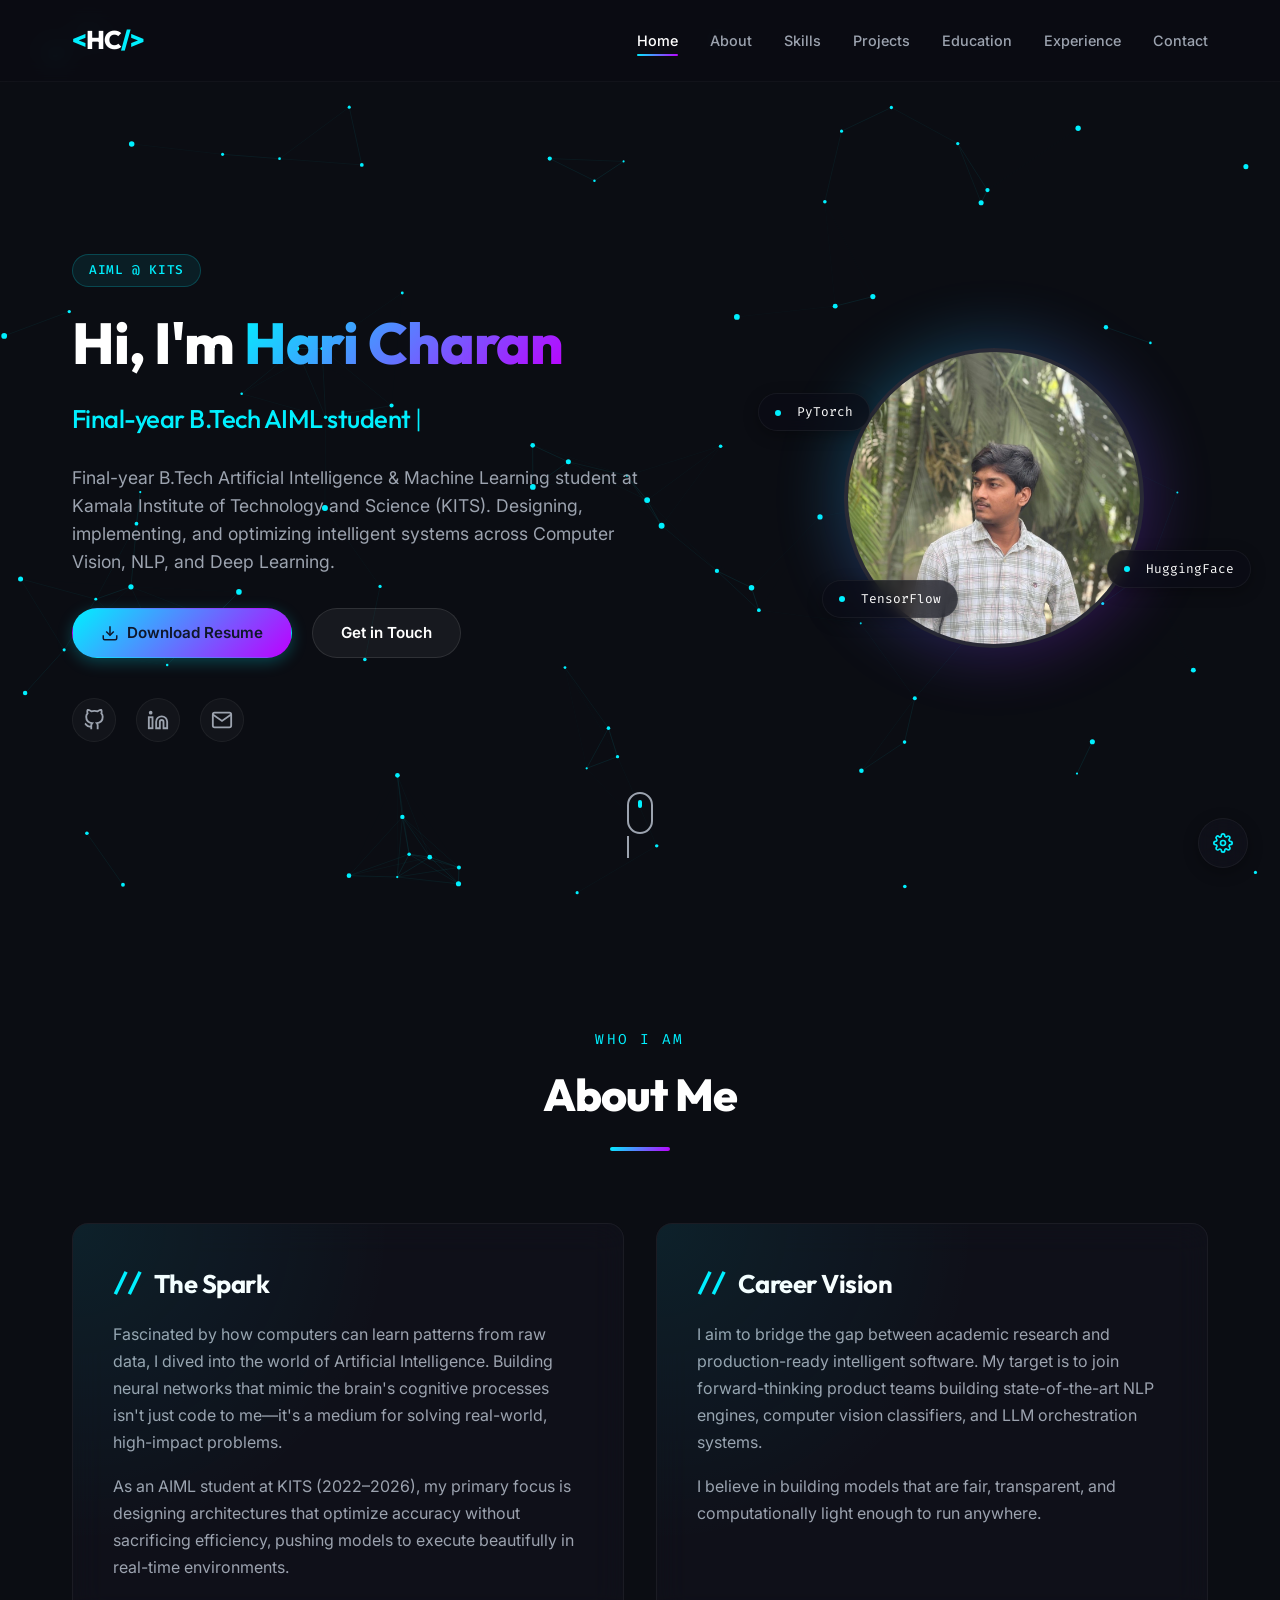
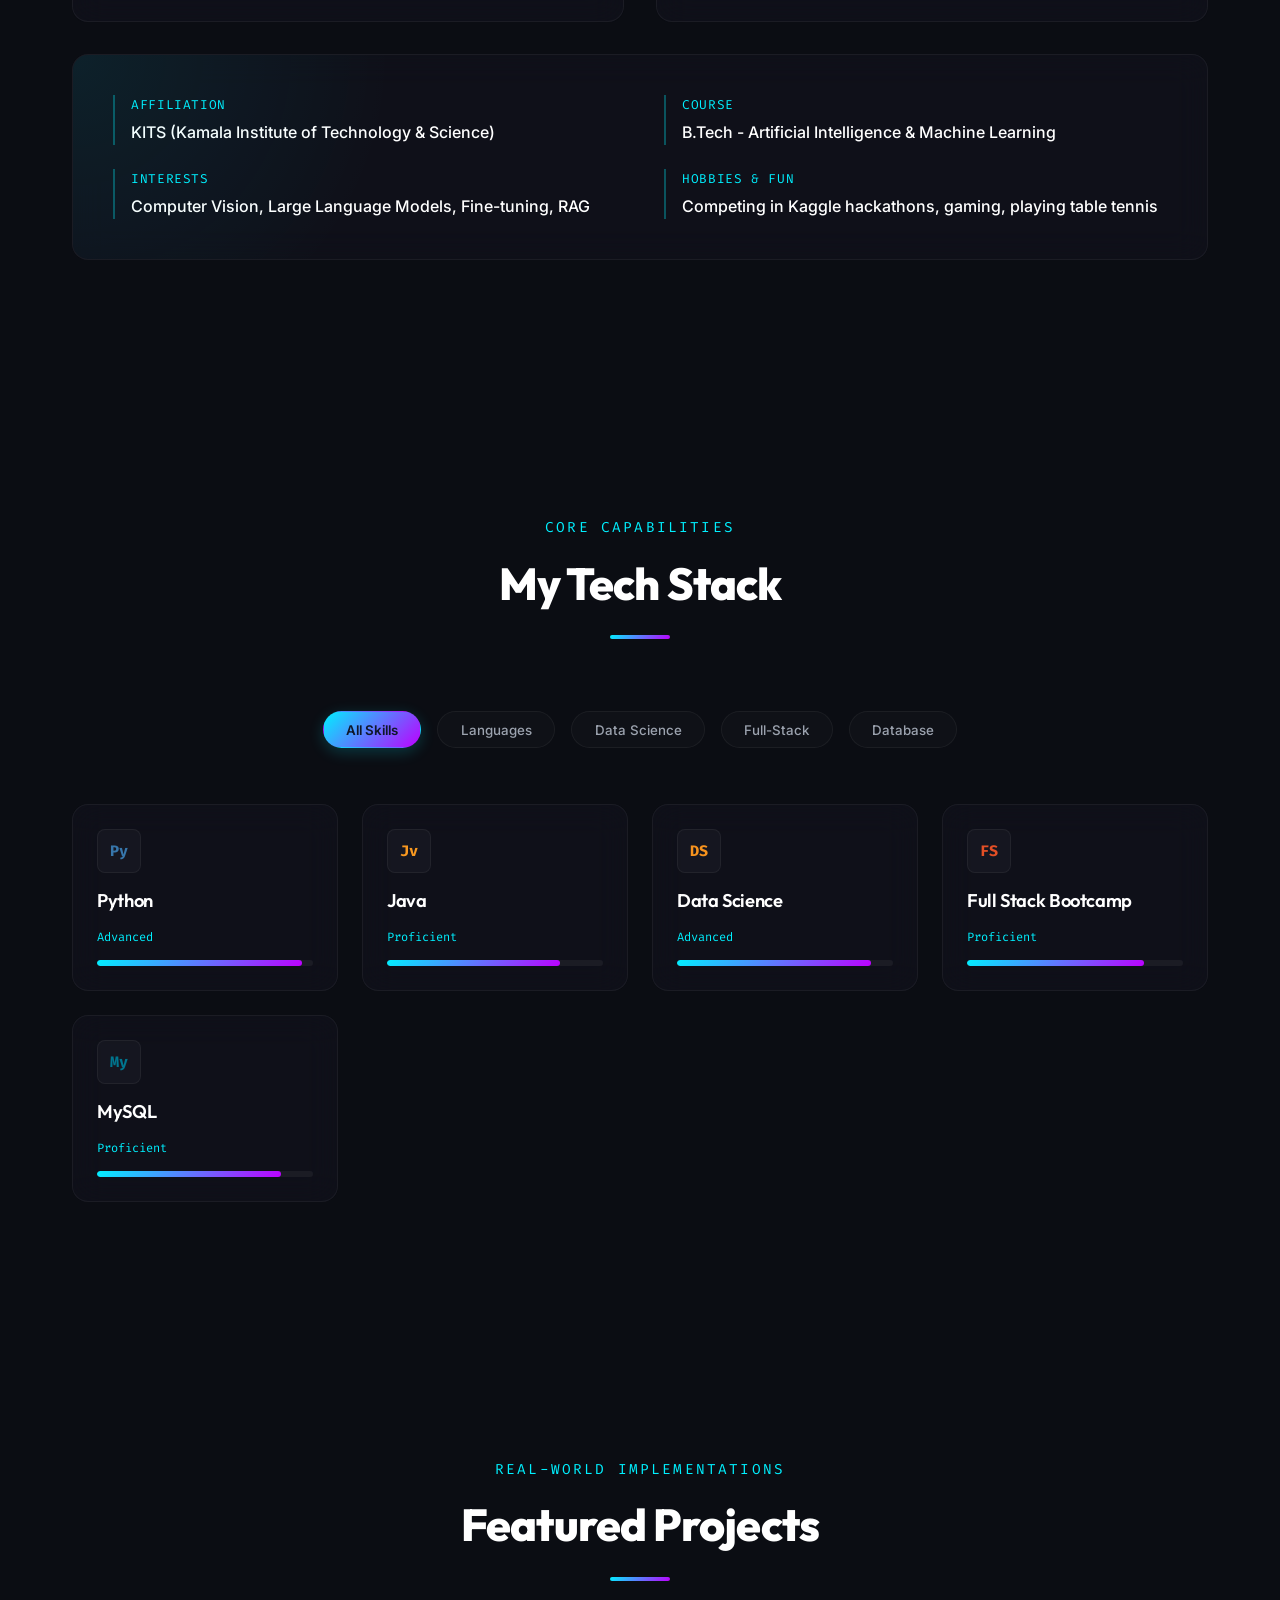
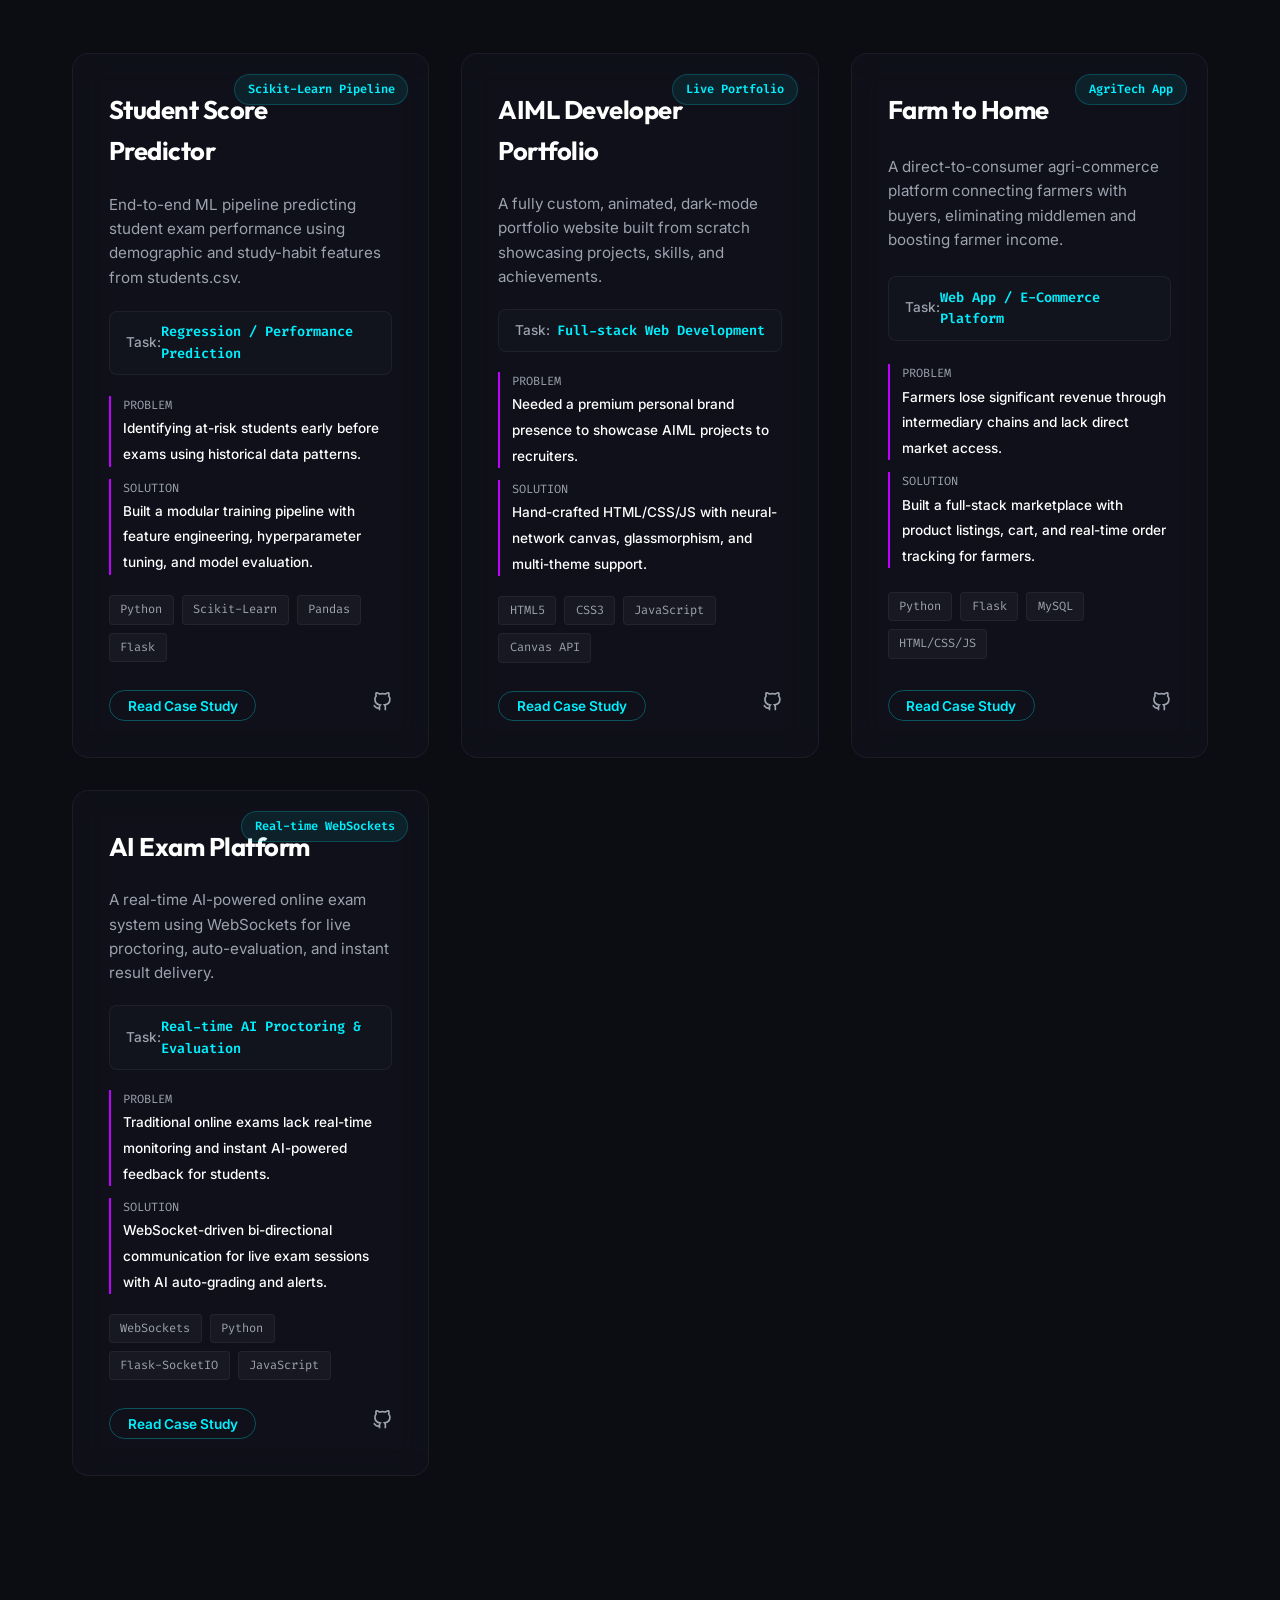
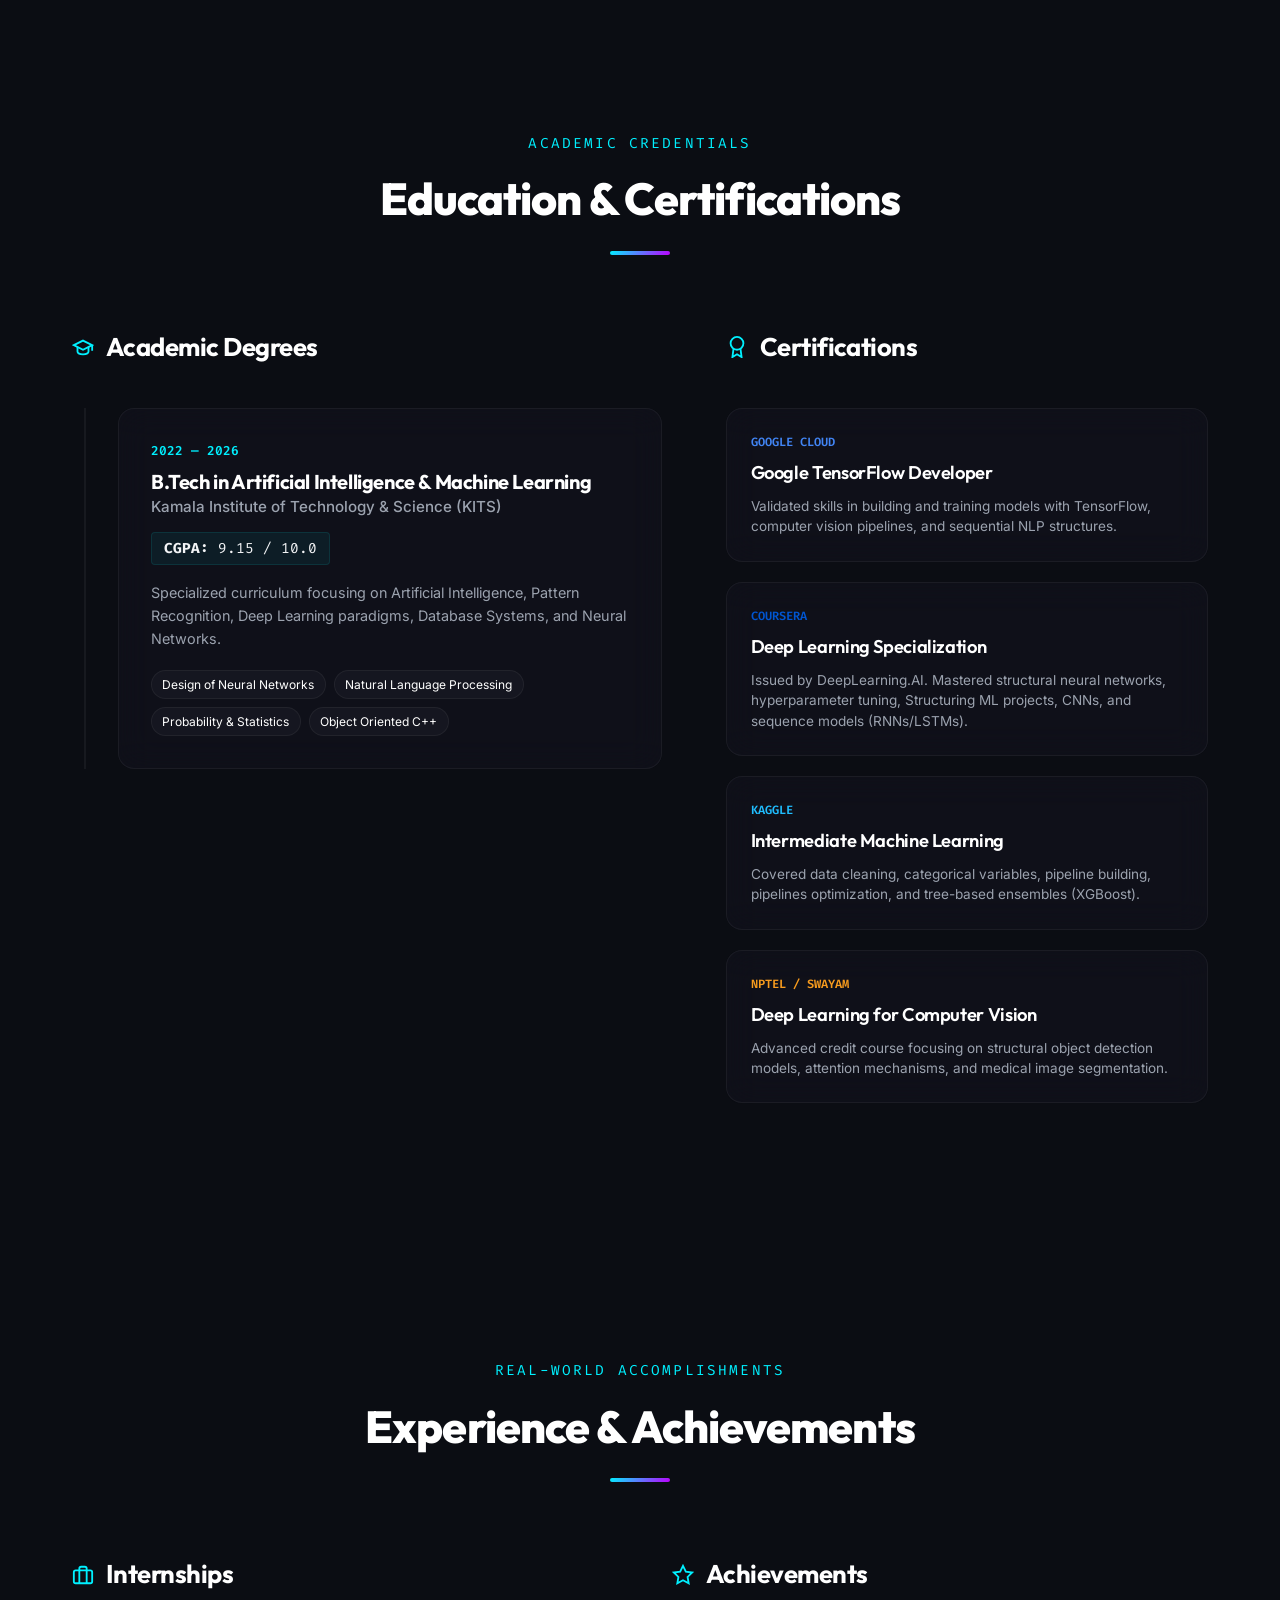
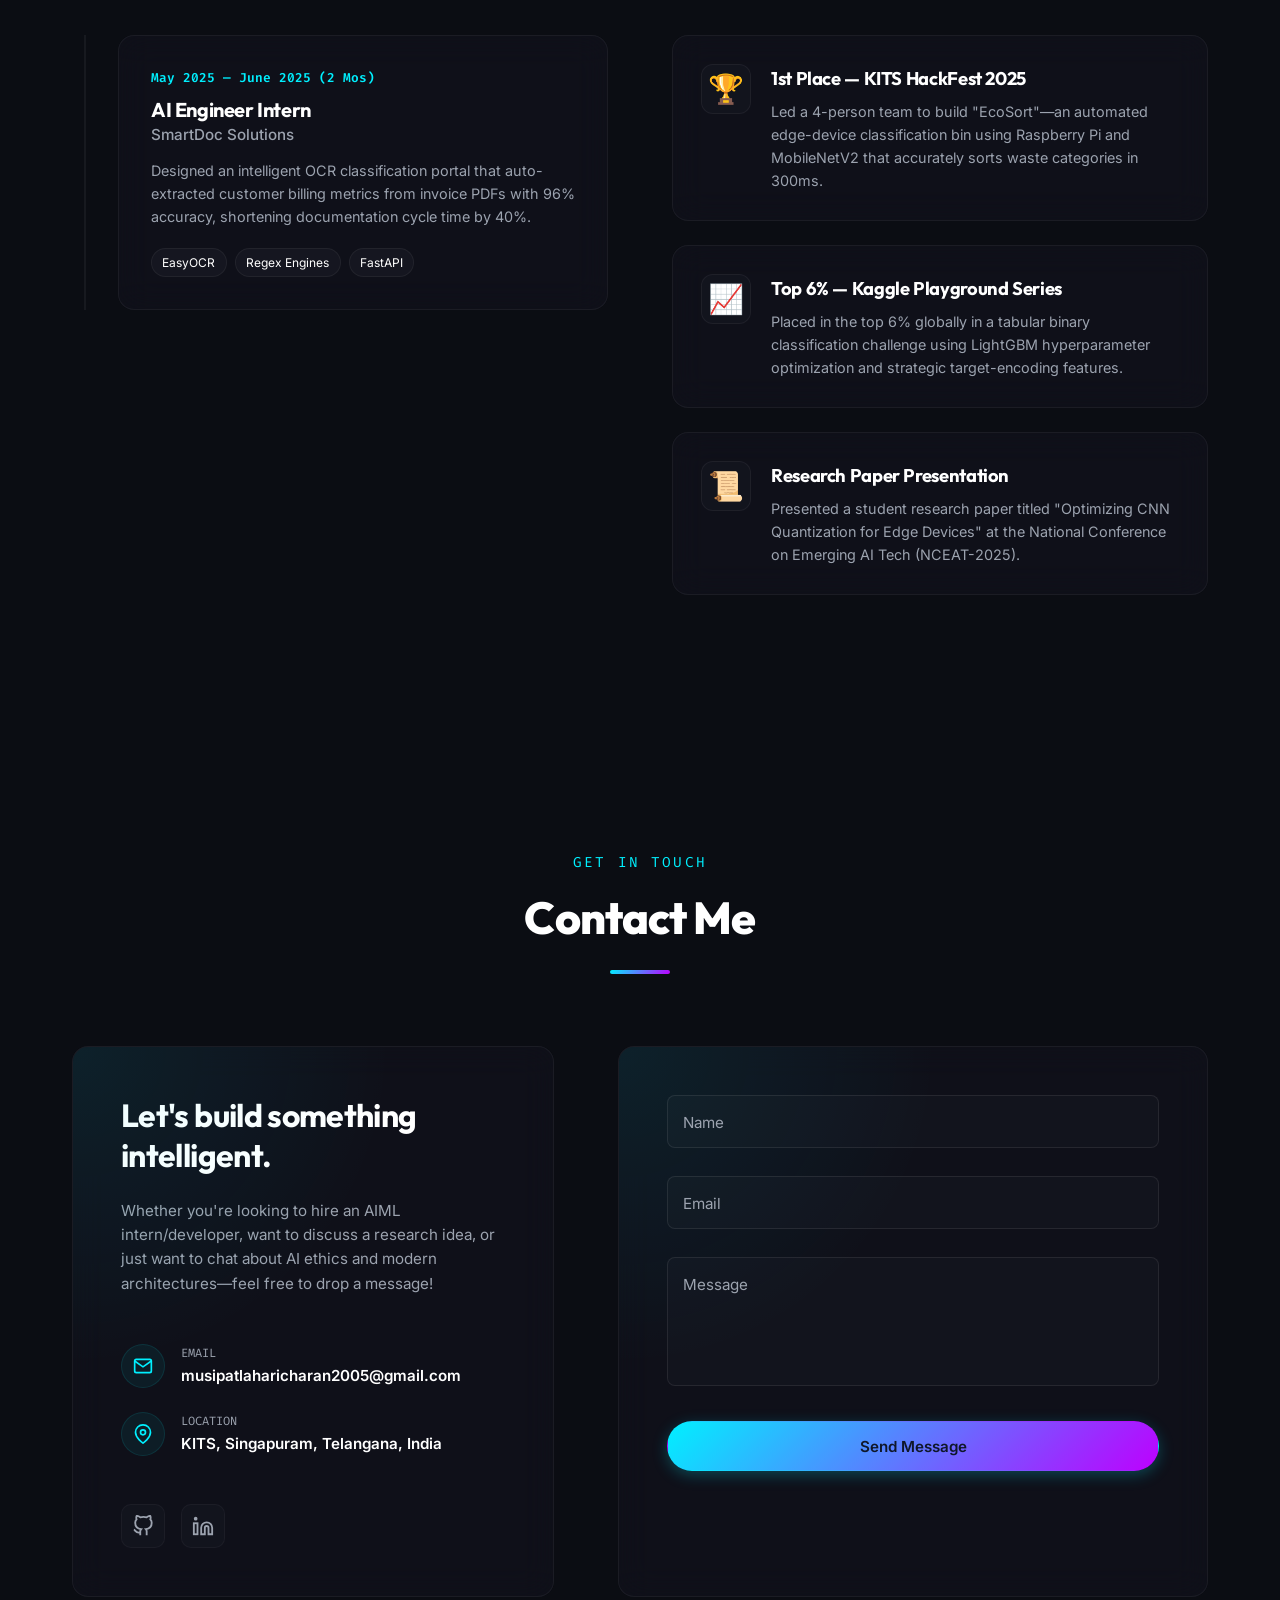
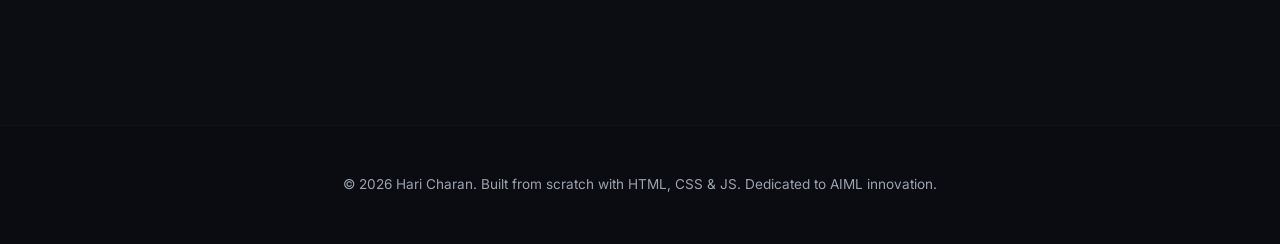
<file: index.html>
<!DOCTYPE html>
<html lang="en">

<head>
    <meta charset="UTF-8">
    <meta name="viewport" content="width=device-width, initial-scale=1.0">
    <title>Hari Charan | AIML Engineer Portfolio</title>
    <meta name="description"
        content="Portfolio of Hari Charan, B.Tech AIML student at KITS (2022-2026). Specialized in Machine Learning, Deep Learning, NLP, and Computer Vision.">
    <!-- Google Fonts -->
    <link rel="preconnect" href="https://fonts.googleapis.com">
    <link rel="preconnect" href="https://fonts.gstatic.com" crossorigin>
    <link
        href="https://fonts.googleapis.com/css2?family=Inter:wght@300;400;500;600;700;800&family=Outfit:wght@400;500;600;700;800&family=Fira+Code:wght@400;500&display=swap"
        rel="stylesheet">
    <!-- CSS Stylesheet -->
    <link rel="stylesheet" href="styles.css">
</head>

<body class="theme-blue">
    <!-- Neural Network Interactive Canvas -->
    <canvas id="neuralCanvas"></canvas>

    <!-- Theme Customizer Grid (Floating) -->
    <div class="theme-customizer">
        <button class="theme-toggle-btn" aria-label="Open Theme Customizer">
            <svg class="icon-spin" viewBox="0 0 24 24" width="20" height="20" fill="none" stroke="currentColor"
                stroke-width="2">
                <path d="M12 15a3 3 0 1 0 0-6 3 3 0 0 0 0 6z" />
                <path
                    d="M19.4 15a1.65 1.65 0 0 0 .33 1.82l.06.06a2 2 0 1 1-2.83 2.83l-.06-.06a1.65 1.65 0 0 0-1.82-.33 1.65 1.65 0 0 0-1 1.51V21a2 2 0 0 1-4 0v-.09A1.65 1.65 0 0 0 9 19.4a1.65 1.65 0 0 0-1.82.33l-.06.06a2 2 0 1 1-2.83-2.83l.06-.06a1.65 1.65 0 0 0 .33-1.82 1.65 1.65 0 0 0-1.51-1H3a2 2 0 0 1 0-4h.09A1.65 1.65 0 0 0 4.6 9a1.65 1.65 0 0 0-.33-1.82l-.06-.06a2 2 0 1 1 2.83-2.83l.06.06a1.65 1.65 0 0 0 1.82.33H9a1.65 1.65 0 0 0 1-1.51V3a2 2 0 0 1 4 0v.09a1.65 1.65 0 0 0 1 1.51 1.65 1.65 0 0 0 1.82-.33l.06-.06a2 2 0 1 1 2.83 2.83l-.06.06a1.65 1.65 0 0 0-.33 1.82V9a1.65 1.65 0 0 0 1.51 1H21a2 2 0 0 1 0 4h-.09a1.65 1.65 0 0 0-1.51 1z" />
            </svg>
        </button>
        <div class="theme-options">
            <span class="theme-title">Theme Accent</span>
            <div class="color-options">
                <button class="color-btn active" data-theme="theme-blue" style="background: #00f0ff;"
                    title="Cyan Edge"></button>
                <button class="color-btn" data-theme="theme-purple" style="background: #bd00ff;"
                    title="Neon Violet"></button>
                <button class="color-btn" data-theme="theme-emerald" style="background: #00ff87;"
                    title="Matrix Green"></button>
                <button class="color-btn" data-theme="theme-coral" style="background: #ff5e62;"
                    title="Cyber Coral"></button>
            </div>
        </div>
    </div>

    <!-- Header Navigation -->
    <header class="navbar">
        <div class="nav-container">
            <a href="#home" class="logo">
                <span class="logo-bracket">&lt;</span>HC<span class="logo-bracket">/&gt;</span>
            </a>
            <nav class="nav-links">
                <a href="#home" class="nav-link active">Home</a>
                <a href="#about" class="nav-link">About</a>
                <a href="#skills" class="nav-link">Skills</a>
                <a href="#projects" class="nav-link">Projects</a>
                <a href="#education" class="nav-link">Education</a>
                <a href="#experience" class="nav-link">Experience</a>
                <a href="#contact" class="nav-link">Contact</a>
            </nav>
            <button class="mobile-menu-btn" aria-label="Toggle Navigation Menu">
                <span class="bar"></span>
                <span class="bar"></span>
                <span class="bar"></span>
            </button>
        </div>
    </header>

    <!-- Main Content Sections -->
    <main>
        <!-- HERO SECTION -->
        <section id="home" class="hero-section">
            <div class="hero-content container">
                <div class="hero-grid">
                    <div class="hero-text-block">
                        <div class="badge-container">
                            <span class="hero-badge animate-pulse">AIML @ KITS</span>
                        </div>
                        <h1 class="hero-title">Hi, I'm <span class="gradient-text text-name">Hari Charan</span></h1>
                        <h2 class="hero-tagline-container">
                            <span id="typed-text"></span><span class="typed-cursor">|</span>
                        </h2>
                        <p class="hero-description">
                            Final-year B.Tech Artificial Intelligence & Machine Learning student at Kamala Institute of
                            Technology and Science (KITS). Designing, implementing, and optimizing intelligent systems
                            across Computer Vision, NLP, and Deep Learning.
                        </p>
                        <div class="hero-cta-buttons">
                            <a href="IIIT_Vadodara_Resume (3) (1).pdf" class="btn btn-primary" download="Hari_Charan_Resume.pdf">
                                <svg viewBox="0 0 24 24" width="18" height="18" fill="none" stroke="currentColor"
                                    stroke-width="2" class="btn-icon">
                                    <path d="M21 15v4a2 2 0 0 1-2 2H5a2 2 0 0 1-2-2v-4" />
                                    <polyline points="7 10 12 15 17 10" />
                                    <line x1="12" y1="15" x2="12" y2="3" />
                                </svg>
                                Download Resume
                            </a>
                            <a href="#contact" class="btn btn-secondary">Get in Touch</a>
                        </div>
                        <div class="social-links-container">
                            <a href="https://github.com/musipatlaharicharan?tab=repositories" target="_blank"
                                rel="noopener noreferrer" class="social-icon" aria-label="GitHub">
                                <svg viewBox="0 0 24 24" width="22" height="22" fill="none" stroke="currentColor"
                                    stroke-width="2">
                                    <path
                                        d="M9 19c-5 1.5-5-2.5-7-3m14 6v-3.87a3.37 3.37 0 0 0-.94-2.61c3.14-.35 6.44-1.54 6.44-7A5.44 5.44 0 0 0 20 4.77 5.07 5.07 0 0 0 19.91 1S18.73.65 16 2.48a13.38 13.38 0 0 0-7 0C6.27.65 5.09 1 5.09 1A5.07 5.07 0 0 0 5 4.77a5.44 5.44 0 0 0-1.5 3.78c0 5.42 3.3 6.61 6.44 7A3.37 3.37 0 0 0 9 18.13V22" />
                                </svg>
                            </a>
                            <a href="https://www.linkedin.com/in/hari-charan-musipatla-8802612b7" target="_blank" rel="noopener noreferrer" class="social-icon"
                                aria-label="LinkedIn">
                                <svg viewBox="0 0 24 24" width="22" height="22" fill="none" stroke="currentColor"
                                    stroke-width="2">
                                    <path
                                        d="M16 8a6 6 0 0 1 6 6v7h-4v-7a2 2 0 0 0-2-2 2 2 0 0 0-2 2v7h-4v-7a6 6 0 0 1 6-6z" />
                                    <rect x="2" y="9" width="4" height="12" />
                                    <circle cx="4" cy="4" stroke="none" fill="currentColor" r="2" />
                                </svg>
                            </a>
                            <a href="mailto:musipatlaharicharan2005@gmail.com" class="social-icon" aria-label="Email">
                                <svg viewBox="0 0 24 24" width="22" height="22" fill="none" stroke="currentColor"
                                    stroke-width="2">
                                    <path
                                        d="M4 4h16c1.1 0 2 .9 2 2v12c0 1.1-.9 2-2 2H4c-1.1 0-2-.9-2-2V6c0-1.1.9-2 2-2z" />
                                    <polyline points="22,6 12,13 2,6" />
                                </svg>
                            </a>
                        </div>
                    </div>
                    <div class="hero-image-block">
                        <div class="avatar-glow-ring"></div>
                        <div class="avatar-container">
                            <img src="profile.jpg" alt="Hari Charan Portrait" class="avatar-img">
                        </div>
                        <div class="tech-stack-floating-badge t-badge-1">
                            <span>PyTorch</span>
                        </div>
                        <div class="tech-stack-floating-badge t-badge-2">
                            <span>HuggingFace</span>
                        </div>
                        <div class="tech-stack-floating-badge t-badge-3">
                            <span>TensorFlow</span>
                        </div>
                    </div>
                </div>
            </div>
            <div class="scroll-down-indicator">
                <a href="#about" aria-label="Scroll to About Me">
                    <span class="mouse">
                        <span class="wheel"></span>
                    </span>
                    <span class="arrow-down"></span>
                </a>
            </div>
        </section>

        <!-- ABOUT ME SECTION -->
        <section id="about" class="about-section scroll-section section-padding">
            <div class="container">
                <div class="section-header">
                    <span class="section-subtitle">Who I Am</span>
                    <h2 class="section-title">About Me</h2>
                    <div class="underline"></div>
                </div>
                <div class="about-grid">
                    <div class="about-card intro-card glass">
                        <div class="card-glow"></div>
                        <h3>The Spark</h3>
                        <p>Fascinated by how computers can learn patterns from raw data, I dived into the world of
                            Artificial Intelligence. Building neural networks that mimic the brain's cognitive processes
                            isn't just code to me—it's a medium for solving real-world, high-impact problems.</p>
                        <p>As an AIML student at KITS (2022–2026), my primary focus is designing architectures that
                            optimize accuracy without sacrificing efficiency, pushing models to execute beautifully in
                            real-time environments.</p>
                    </div>
                    <div class="about-card goal-card glass">
                        <div class="card-glow"></div>
                        <h3>Career Vision</h3>
                        <p>I aim to bridge the gap between academic research and production-ready intelligent software.
                            My target is to join forward-thinking product teams building state-of-the-art NLP engines,
                            computer vision classifiers, and LLM orchestration systems.</p>
                        <p>I believe in building models that are fair, transparent, and computationally light enough to
                            run anywhere.</p>
                    </div>
                    <div class="about-details-card glass">
                        <div class="card-glow"></div>
                        <ul class="details-list">
                            <li>
                                <span class="label">Affiliation</span>
                                <span class="value">KITS (Kamala Institute of Technology & Science)</span>
                            </li>
                            <li>
                                <span class="label">Course</span>
                                <span class="value">B.Tech - Artificial Intelligence & Machine Learning</span>
                            </li>
                            <li>
                                <span class="label">Interests</span>
                                <span class="value">Computer Vision, Large Language Models, Fine-tuning, RAG</span>
                            </li>
                            <li>
                                <span class="label">Hobbies & Fun</span>
                                <span class="value">Competing in Kaggle hackathons, gaming, playing table tennis</span>
                            </li>
                        </ul>
                    </div>
                </div>
            </div>
        </section>

        <!-- SKILLS SECTION -->
        <section id="skills" class="skills-section scroll-section section-padding">
            <div class="container">
                <div class="section-header">
                    <span class="section-subtitle">Core Capabilities</span>
                    <h2 class="section-title">My Tech Stack</h2>
                    <div class="underline"></div>
                </div>
                <!-- Skill Filter Tabs -->
                <div class="skill-tabs">
                    <button class="skill-tab-btn active" data-category="all">All Skills</button>
                    <button class="skill-tab-btn" data-category="languages">Languages</button>
                    <button class="skill-tab-btn" data-category="data-science">Data Science</button>
                    <button class="skill-tab-btn" data-category="fullstack">Full-Stack</button>
                    <button class="skill-tab-btn" data-category="database">Database</button>
                </div>

                <!-- Skills Grid -->
                <div class="skills-grid" id="skills-grid">
                    <!-- Python -->
                    <div class="skill-card glass" data-category="languages">
                        <div class="skill-icon-wrapper">
                            <span class="skill-logo python-logo">Py</span>
                        </div>
                        <h4 class="skill-name">Python</h4>
                        <span class="skill-level">Advanced</span>
                        <div class="skill-bar-bg">
                            <div class="skill-bar-fill" style="width: 95%;"></div>
                        </div>
                    </div>
                    <!-- Java -->
                    <div class="skill-card glass" data-category="languages">
                        <div class="skill-icon-wrapper">
                            <span class="skill-logo cpp-logo">Jv</span>
                        </div>
                        <h4 class="skill-name">Java</h4>
                        <span class="skill-level">Proficient</span>
                        <div class="skill-bar-bg">
                            <div class="skill-bar-fill" style="width: 80%;"></div>
                        </div>
                    </div>
                    <!-- Data Science -->
                    <div class="skill-card glass" data-category="data-science">
                        <div class="skill-icon-wrapper">
                            <span class="skill-logo sklearn-logo">DS</span>
                        </div>
                        <h4 class="skill-name">Data Science</h4>
                        <span class="skill-level">Advanced</span>
                        <div class="skill-bar-bg">
                            <div class="skill-bar-fill" style="width: 90%;"></div>
                        </div>
                    </div>
                    <!-- Full Stack Bootcamp -->
                    <div class="skill-card glass" data-category="fullstack">
                        <div class="skill-icon-wrapper">
                            <span class="skill-logo html-logo">FS</span>
                        </div>
                        <h4 class="skill-name">Full Stack Bootcamp</h4>
                        <span class="skill-level">Proficient</span>
                        <div class="skill-bar-bg">
                            <div class="skill-bar-fill" style="width: 82%;"></div>
                        </div>
                    </div>

                    <!-- MySQL -->
                    <div class="skill-card glass" data-category="database">
                        <div class="skill-icon-wrapper">
                            <span class="skill-logo sql-logo">My</span>
                        </div>
                        <h4 class="skill-name">MySQL</h4>
                        <span class="skill-level">Proficient</span>
                        <div class="skill-bar-bg">
                            <div class="skill-bar-fill" style="width: 85%;"></div>
                        </div>
                    </div>

                </div>
            </div>
        </section>

        <!-- PROJECTS SECTION -->
        <section id="projects" class="projects-section scroll-section section-padding">
            <div class="container">
                <div class="section-header">
                    <span class="section-subtitle">Real-world Implementations</span>
                    <h2 class="section-title">Featured Projects</h2>
                    <div class="underline"></div>
                </div>

                <div class="projects-grid">
                    <!-- Project 1: ML Model Training (students.csv) -->
                    <div class="project-card glass" data-project-id="mlproject">
                        <div class="project-badge">Scikit-Learn Pipeline</div>
                        <div class="project-content">
                            <h3 class="project-title">Student Score Predictor</h3>
                            <p class="project-tagline">End-to-end ML pipeline predicting student exam performance using
                                demographic and study-habit features from students.csv.</p>

                            <div class="project-metric-highlight">
                                <span class="m-label">Task:</span>
                                <span class="m-val">Regression / Performance Prediction</span>
                            </div>

                            <div class="project-quick-specs">
                                <div class="spec-item">
                                    <span class="spec-title">Problem</span>
                                    <span class="spec-desc">Identifying at-risk students early before exams using
                                        historical data patterns.</span>
                                </div>
                                <div class="spec-item">
                                    <span class="spec-title">Solution</span>
                                    <span class="spec-desc">Built a modular training pipeline with feature engineering,
                                        hyperparameter tuning, and model evaluation.</span>
                                </div>
                            </div>

                            <div class="tech-badges">
                                <span class="badge">Python</span>
                                <span class="badge">Scikit-Learn</span>
                                <span class="badge">Pandas</span>
                                <span class="badge">Flask</span>
                            </div>

                            <div class="project-links">
                                <button class="btn btn-sm btn-outline open-modal-btn">Read Case Study</button>
                                <a href="https://github.com/musipatlaharicharan/mlproject" target="_blank"
                                    rel="noopener noreferrer" class="link-github" aria-label="GitHub Repository">
                                    <svg viewBox="0 0 24 24" width="20" height="20" fill="none" stroke="currentColor"
                                        stroke-width="2">
                                        <path
                                            d="M9 19c-5 1.5-5-2.5-7-3m14 6v-3.87a3.37 3.37 0 0 0-.94-2.61c3.14-.35 6.44-1.54 6.44-7A5.44 5.44 0 0 0 20 4.77 5.07 5.07 0 0 0 19.91 1S18.73.65 16 2.48a13.38 13.38 0 0 0-7 0C6.27.65 5.09 1 5.09 1A5.07 5.07 0 0 0 5 4.77a5.44 5.44 0 0 0-1.5 3.78c0 5.42 3.3 6.61 6.44 7A3.37 3.37 0 0 0 9 18.13V22" />
                                    </svg>
                                </a>
                            </div>
                        </div>
                    </div>

                    <!-- Project 2: Portfolio Website -->
                    <div class="project-card glass" data-project-id="portfolio">
                        <div class="project-badge">Live Portfolio</div>
                        <div class="project-content">
                            <h3 class="project-title">AIML Developer Portfolio</h3>
                            <p class="project-tagline">A fully custom, animated, dark-mode portfolio website built from
                                scratch showcasing projects, skills, and achievements.</p>

                            <div class="project-metric-highlight">
                                <span class="m-label">Task:</span>
                                <span class="m-val">Full-stack Web Development</span>
                            </div>

                            <div class="project-quick-specs">
                                <div class="spec-item">
                                    <span class="spec-title">Problem</span>
                                    <span class="spec-desc">Needed a premium personal brand presence to showcase
                                        AIML projects to recruiters.</span>
                                </div>
                                <div class="spec-item">
                                    <span class="spec-title">Solution</span>
                                    <span class="spec-desc">Hand-crafted HTML/CSS/JS with neural-network canvas,
                                        glassmorphism, and multi-theme support.</span>
                                </div>
                            </div>

                            <div class="tech-badges">
                                <span class="badge">HTML5</span>
                                <span class="badge">CSS3</span>
                                <span class="badge">JavaScript</span>
                                <span class="badge">Canvas API</span>
                            </div>

                            <div class="project-links">
                                <button class="btn btn-sm btn-outline open-modal-btn">Read Case Study</button>
                                <a href="https://github.com/musipatlaharicharan/potfolioofmy" target="_blank"
                                    rel="noopener noreferrer" class="link-github" aria-label="GitHub Repository">
                                    <svg viewBox="0 0 24 24" width="20" height="20" fill="none" stroke="currentColor"
                                        stroke-width="2">
                                        <path
                                            d="M9 19c-5 1.5-5-2.5-7-3m14 6v-3.87a3.37 3.37 0 0 0-.94-2.61c3.14-.35 6.44-1.54 6.44-7A5.44 5.44 0 0 0 20 4.77 5.07 5.07 0 0 0 19.91 1S18.73.65 16 2.48a13.38 13.38 0 0 0-7 0C6.27.65 5.09 1 5.09 1A5.07 5.07 0 0 0 5 4.77a5.44 5.44 0 0 0-1.5 3.78c0 5.42 3.3 6.61 6.44 7A3.37 3.37 0 0 0 9 18.13V22" />
                                    </svg>
                                </a>
                            </div>
                        </div>
                    </div>

                    <!-- Project 3: Farm to Home -->
                    <div class="project-card glass" data-project-id="farmtohome">
                        <div class="project-badge">AgriTech App</div>
                        <div class="project-content">
                            <h3 class="project-title">Farm to Home</h3>
                            <p class="project-tagline">A direct-to-consumer agri-commerce platform connecting farmers
                                with buyers, eliminating middlemen and boosting farmer income.</p>

                            <div class="project-metric-highlight">
                                <span class="m-label">Task:</span>
                                <span class="m-val">Web App / E-Commerce Platform</span>
                            </div>

                            <div class="project-quick-specs">
                                <div class="spec-item">
                                    <span class="spec-title">Problem</span>
                                    <span class="spec-desc">Farmers lose significant revenue through intermediary
                                        chains and lack direct market access.</span>
                                </div>
                                <div class="spec-item">
                                    <span class="spec-title">Solution</span>
                                    <span class="spec-desc">Built a full-stack marketplace with product listings,
                                        cart, and real-time order tracking for farmers.</span>
                                </div>
                            </div>

                            <div class="tech-badges">
                                <span class="badge">Python</span>
                                <span class="badge">Flask</span>
                                <span class="badge">MySQL</span>
                                <span class="badge">HTML/CSS/JS</span>
                            </div>

                            <div class="project-links">
                                <button class="btn btn-sm btn-outline open-modal-btn">Read Case Study</button>
                                <a href="https://github.com/musipatlaharicharan" target="_blank"
                                    rel="noopener noreferrer" class="link-github" aria-label="GitHub Repository">
                                    <svg viewBox="0 0 24 24" width="20" height="20" fill="none" stroke="currentColor"
                                        stroke-width="2">
                                        <path
                                            d="M9 19c-5 1.5-5-2.5-7-3m14 6v-3.87a3.37 3.37 0 0 0-.94-2.61c3.14-.35 6.44-1.54 6.44-7A5.44 5.44 0 0 0 20 4.77 5.07 5.07 0 0 0 19.91 1S18.73.65 16 2.48a13.38 13.38 0 0 0-7 0C6.27.65 5.09 1 5.09 1A5.07 5.07 0 0 0 5 4.77a5.44 5.44 0 0 0-1.5 3.78c0 5.42 3.3 6.61 6.44 7A3.37 3.37 0 0 0 9 18.13V22" />
                                    </svg>
                                </a>
                            </div>
                        </div>
                    </div>

                    <!-- Project 4: AI Exam using WebSockets -->
                    <div class="project-card glass" data-project-id="aiexam">
                        <div class="project-badge">Real-time WebSockets</div>
                        <div class="project-content">
                            <h3 class="project-title">AI Exam Platform</h3>
                            <p class="project-tagline">A real-time AI-powered online exam system using WebSockets for
                                live proctoring, auto-evaluation, and instant result delivery.</p>

                            <div class="project-metric-highlight">
                                <span class="m-label">Task:</span>
                                <span class="m-val">Real-time AI Proctoring & Evaluation</span>
                            </div>

                            <div class="project-quick-specs">
                                <div class="spec-item">
                                    <span class="spec-title">Problem</span>
                                    <span class="spec-desc">Traditional online exams lack real-time monitoring and
                                        instant AI-powered feedback for students.</span>
                                </div>
                                <div class="spec-item">
                                    <span class="spec-title">Solution</span>
                                    <span class="spec-desc">WebSocket-driven bi-directional communication for live
                                        exam sessions with AI auto-grading and alerts.</span>
                                </div>
                            </div>

                            <div class="tech-badges">
                                <span class="badge">WebSockets</span>
                                <span class="badge">Python</span>
                                <span class="badge">Flask-SocketIO</span>
                                <span class="badge">JavaScript</span>
                            </div>

                            <div class="project-links">
                                <button class="btn btn-sm btn-outline open-modal-btn">Read Case Study</button>
                                <a href="https://github.com/musipatlaharicharan/Ai-exam" target="_blank"
                                    rel="noopener noreferrer" class="link-github" aria-label="GitHub Repository">
                                    <svg viewBox="0 0 24 24" width="20" height="20" fill="none" stroke="currentColor"
                                        stroke-width="2">
                                        <path
                                            d="M9 19c-5 1.5-5-2.5-7-3m14 6v-3.87a3.37 3.37 0 0 0-.94-2.61c3.14-.35 6.44-1.54 6.44-7A5.44 5.44 0 0 0 20 4.77 5.07 5.07 0 0 0 19.91 1S18.73.65 16 2.48a13.38 13.38 0 0 0-7 0C6.27.65 5.09 1 5.09 1A5.07 5.07 0 0 0 5 4.77a5.44 5.44 0 0 0-1.5 3.78c0 5.42 3.3 6.61 6.44 7A3.37 3.37 0 0 0 9 18.13V22" />
                                    </svg>
                                </a>
                            </div>
                        </div>
                    </div>
                </div>
            </div>
        </section>

        <!-- EDUCATION & CERTIFICATIONS SECTION -->
        <section id="education" class="education-section scroll-section section-padding">
            <div class="container">
                <div class="section-header">
                    <span class="section-subtitle">Academic Credentials</span>
                    <h2 class="section-title">Education & Certifications</h2>
                    <div class="underline"></div>
                </div>

                <div class="edu-grid">
                    <!-- Left Column: Academic Background -->
                    <div class="timeline-column">
                        <h3 class="column-title">
                            <svg viewBox="0 0 24 24" width="22" height="22" fill="none" stroke="currentColor"
                                stroke-width="2" class="title-svg-icon">
                                <path d="M22 10v6M2 10l10-5 10 5-10 5z" />
                                <path d="M6 12v5c0 2 2 3 6 3s6-1 6-3v-5" />
                            </svg>
                            Academic Degrees
                        </h3>
                        <div class="timeline">
                            <div class="timeline-item glass">
                                <div class="timeline-dot"></div>
                                <span class="timeline-period">2022 — 2026</span>
                                <h4 class="timeline-title">B.Tech in Artificial Intelligence & Machine Learning</h4>
                                <span class="timeline-inst">Kamala Institute of Technology & Science (KITS)</span>
                                <div class="timeline-gpa">
                                    <strong>CGPA:</strong> 9.15 / 10.0
                                </div>
                                <p class="timeline-desc">Specialized curriculum focusing on Artificial Intelligence,
                                    Pattern Recognition, Deep Learning paradigms, Database Systems, and Neural Networks.
                                </p>
                                <div class="coursework-tags">
                                    <span class="c-tag">Design of Neural Networks</span>
                                    <span class="c-tag">Natural Language Processing</span>
                                    <span class="c-tag">Probability & Statistics</span>
                                    <span class="c-tag">Object Oriented C++</span>
                                </div>
                            </div>
                        </div>
                    </div>

                    <!-- Right Column: Online Certifications -->
                    <div class="certifications-column">
                        <h3 class="column-title">
                            <svg viewBox="0 0 24 24" width="22" height="22" fill="none" stroke="currentColor"
                                stroke-width="2" class="title-svg-icon">
                                <circle cx="12" cy="8" r="7" />
                                <polyline points="8.21 13.89 7 23 12 20 17 23 15.79 13.88" />
                            </svg>
                            Certifications
                        </h3>
                        <div class="certs-grid">
                            <div class="cert-card glass">
                                <div class="cert-provider google">Google Cloud</div>
                                <h4 class="cert-name">Google TensorFlow Developer</h4>
                                <p class="cert-desc">Validated skills in building and training models with TensorFlow,
                                    computer vision pipelines, and sequential NLP structures.</p>
                            </div>
                            <div class="cert-card glass">
                                <div class="cert-provider coursera">Coursera</div>
                                <h4 class="cert-name">Deep Learning Specialization</h4>
                                <p class="cert-desc">Issued by DeepLearning.AI. Mastered structural neural networks,
                                    hyperparameter tuning, Structuring ML projects, CNNs, and sequence models
                                    (RNNs/LSTMs).</p>
                            </div>
                            <div class="cert-card glass">
                                <div class="cert-provider kaggle">Kaggle</div>
                                <h4 class="cert-name">Intermediate Machine Learning</h4>
                                <p class="cert-desc">Covered data cleaning, categorical variables, pipeline building,
                                    pipelines optimization, and tree-based ensembles (XGBoost).</p>
                            </div>
                            <div class="cert-card glass">
                                <div class="cert-provider nptel">NPTEL / SWAYAM</div>
                                <h4 class="cert-name">Deep Learning for Computer Vision</h4>
                                <p class="cert-desc">Advanced credit course focusing on structural object detection
                                    models, attention mechanisms, and medical image segmentation.</p>
                            </div>
                        </div>
                    </div>
                </div>
            </div>
        </section>

        <!-- EXPERIENCE & ACHIEVEMENTS SECTION -->
        <section id="experience" class="experience-section scroll-section section-padding">
            <div class="container">
                <div class="section-header">
                    <span class="section-subtitle">Real-world Accomplishments</span>
                    <h2 class="section-title">Experience & Achievements</h2>
                    <div class="underline"></div>
                </div>

                <div class="experience-grid">
                    <!-- Column 1: Internships & Work -->
                    <div class="exp-column">
                        <h3 class="column-title">
                            <svg viewBox="0 0 24 24" width="22" height="22" fill="none" stroke="currentColor"
                                stroke-width="2" class="title-svg-icon">
                                <rect x="2" y="7" width="20" height="14" rx="2" ry="2" />
                                <path d="M16 21V5a2 2 0 0 0-2-2h-4a2 2 0 0 0-2 2v16" />
                            </svg>
                            Internships
                        </h3>
                        <div class="timeline">
                            <div class="timeline-item glass">
                                <div class="timeline-dot"></div>
                                <span class="timeline-period">May 2025 — June 2025 (2 Mos)</span>
                                <h4 class="timeline-title">AI Engineer Intern</h4>
                                <span class="timeline-inst">SmartDoc Solutions</span>
                                <p class="timeline-desc">Designed an intelligent OCR classification portal that
                                    auto-extracted customer billing metrics from invoice PDFs with 96% accuracy,
                                    shortening documentation cycle time by 40%.</p>
                                <div class="coursework-tags">
                                    <span class="c-tag">EasyOCR</span>
                                    <span class="c-tag">Regex Engines</span>
                                    <span class="c-tag">FastAPI</span>
                                </div>
                            </div>
                        </div>
                    </div>

                    <!-- Column 2: Hackathons & Open Source -->
                    <div class="achievements-column">
                        <h3 class="column-title">
                            <svg viewBox="0 0 24 24" width="22" height="22" fill="none" stroke="currentColor"
                                stroke-width="2" class="title-svg-icon">
                                <path
                                    d="M12 2l3.09 6.26L22 9.27l-5 4.87 1.18 6.88L12 17.77l-6.18 3.25L7 14.14 2 9.27l6.91-1.01L12 2z" />
                            </svg>
                            Achievements
                        </h3>
                        <div class="achievements-list">
                            <div class="achievement-item glass">
                                <div class="achievement-icon">🏆</div>
                                <div class="achievement-info">
                                    <h4>1st Place — KITS HackFest 2025</h4>
                                    <p>Led a 4-person team to build "EcoSort"—an automated edge-device classification
                                        bin using Raspberry Pi and MobileNetV2 that accurately sorts waste categories in
                                        300ms.</p>
                                </div>
                            </div>
                            <div class="achievement-item glass">
                                <div class="achievement-icon">📈</div>
                                <div class="achievement-info">
                                    <h4>Top 6% — Kaggle Playground Series</h4>
                                    <p>Placed in the top 6% globally in a tabular binary classification challenge using
                                        LightGBM hyperparameter optimization and strategic target-encoding features.</p>
                                </div>
                            </div>
                            <div class="achievement-item glass">
                                <div class="achievement-icon">📜</div>
                                <div class="achievement-info">
                                    <h4>Research Paper Presentation</h4>
                                    <p>Presented a student research paper titled "Optimizing CNN Quantization for Edge
                                        Devices" at the National Conference on Emerging AI Tech (NCEAT-2025).</p>
                                </div>
                            </div>
                        </div>
                    </div>
                </div>
            </div>
        </section>

        <!-- CONTACT SECTION -->
        <section id="contact" class="contact-section scroll-section section-padding">
            <div class="container">
                <div class="section-header">
                    <span class="section-subtitle">Get In Touch</span>
                    <h2 class="section-title">Contact Me</h2>
                    <div class="underline"></div>
                </div>

                <div class="contact-grid">
                    <div class="contact-info glass">
                        <div class="card-glow"></div>
                        <h3>Let's build something intelligent.</h3>
                        <p>Whether you're looking to hire an AIML intern/developer, want to discuss a research idea, or
                            just want to chat about AI ethics and modern architectures—feel free to drop a message!</p>

                        <div class="contact-details">
                            <div class="contact-detail-item">
                                <div class="cd-icon">
                                    <svg viewBox="0 0 24 24" width="20" height="20" fill="none" stroke="currentColor"
                                        stroke-width="2">
                                        <path
                                            d="M4 4h16c1.1 0 2 .9 2 2v12c0 1.1-.9 2-2 2H4c-1.1 0-2-.9-2-2V6c0-1.1.9-2 2-2z" />
                                        <polyline points="22,6 12,13 2,6" />
                                    </svg>
                                </div>
                                <div class="cd-text">
                                    <span class="cd-title">Email</span>
                                    <a href="mailto:musipatlaharicharan2005@gmail.com"
                                        class="cd-val">musipatlaharicharan2005@gmail.com</a>
                                </div>
                            </div>
                            <div class="contact-detail-item">
                                <div class="cd-icon">
                                    <svg viewBox="0 0 24 24" width="20" height="20" fill="none" stroke="currentColor"
                                        stroke-width="2">
                                        <path d="M21 10c0 7-9 13-9 13s-9-6-9-13a9 9 0 0 1 18 0z" />
                                        <circle cx="12" cy="10" r="3" />
                                    </svg>
                                </div>
                                <div class="cd-text">
                                    <span class="cd-title">Location</span>
                                    <span class="cd-val">KITS, Singapuram, Telangana, India</span>
                                </div>
                            </div>
                        </div>

                        <div class="contact-socials">
                            <a href="https://github.com/musipatlaharicharan?tab=repositories" target="_blank"
                                rel="noopener noreferrer" aria-label="GitHub">
                                <svg viewBox="0 0 24 24" width="22" height="22" fill="none" stroke="currentColor"
                                    stroke-width="2">
                                    <path
                                        d="M9 19c-5 1.5-5-2.5-7-3m14 6v-3.87a3.37 3.37 0 0 0-.94-2.61c3.14-.35 6.44-1.54 6.44-7A5.44 5.44 0 0 0 20 4.77 5.07 5.07 0 0 0 19.91 1S18.73.65 16 2.48a13.38 13.38 0 0 0-7 0C6.27.65 5.09 1 5.09 1A5.07 5.07 0 0 0 5 4.77a5.44 5.44 0 0 0-1.5 3.78c0 5.42 3.3 6.61 6.44 7A3.37 3.37 0 0 0 9 18.13V22" />
                                </svg>
                            </a>
                            <a href="https://www.linkedin.com/in/hari-charan-musipatla-8802612b7" target="_blank" rel="noopener noreferrer"
                                aria-label="LinkedIn">
                                <svg viewBox="0 0 24 24" width="22" height="22" fill="none" stroke="currentColor"
                                    stroke-width="2">
                                    <path
                                        d="M16 8a6 6 0 0 1 6 6v7h-4v-7a2 2 0 0 0-2-2 2 2 0 0 0-2 2v7h-4v-7a6 6 0 0 1 6-6z" />
                                    <rect x="2" y="9" width="4" height="12" />
                                    <circle cx="4" cy="4" stroke="none" fill="currentColor" r="2" />
                                </svg>
                            </a>
                        </div>
                    </div>

                    <div class="contact-form-container glass">
                        <div class="card-glow"></div>
                        <form id="contactForm" class="contact-form">
                            <div class="form-group">
                                <input type="text" id="name" name="name" required placeholder=" " class="form-input">
                                <label for="name" class="form-label">Name</label>
                            </div>
                            <div class="form-group">
                                <input type="email" id="email" name="email" required placeholder=" " class="form-input">
                                <label for="email" class="form-label">Email</label>
                            </div>
                            <div class="form-group">
                                <textarea id="message" name="message" required placeholder=" " rows="5"
                                    class="form-input"></textarea>
                                <label for="message" class="form-label">Message</label>
                            </div>

                            <button type="submit" class="btn btn-primary btn-submit" id="btnSubmit">
                                <span class="btn-text">Send Message</span>
                                <span class="btn-spinner hidden"></span>
                                <span class="btn-success-check hidden">✓</span>
                            </button>
                        </form>
                        <div id="formSuccessMessage" class="form-feedback-message hidden">
                            <h3>Message Received!</h3>
                            <p>Thank you for reaching out. I'll get back to you shortly.</p>
                        </div>
                    </div>
                </div>
            </div>
        </section>
    </main>

    <!-- Footer -->
    <footer class="footer">
        <p>© 2026 Hari Charan. Built from scratch with HTML, CSS & JS. Dedicated to AIML innovation.</p>
    </footer>

    <!-- Interactive Case Study Modal -->
    <div id="projectModal" class="modal-overlay">
        <div class="modal-container glass">
            <button class="modal-close-btn" id="modalCloseBtn" aria-label="Close Case Study Modal">&times;</button>
            <div class="modal-body" id="modalBody">
                <!-- Content injected dynamically via app.js -->
            </div>
        </div>
    </div>

    <!-- JavaScript Application File -->
    <script src="app.js"></script>
</body>

</html>
</file>
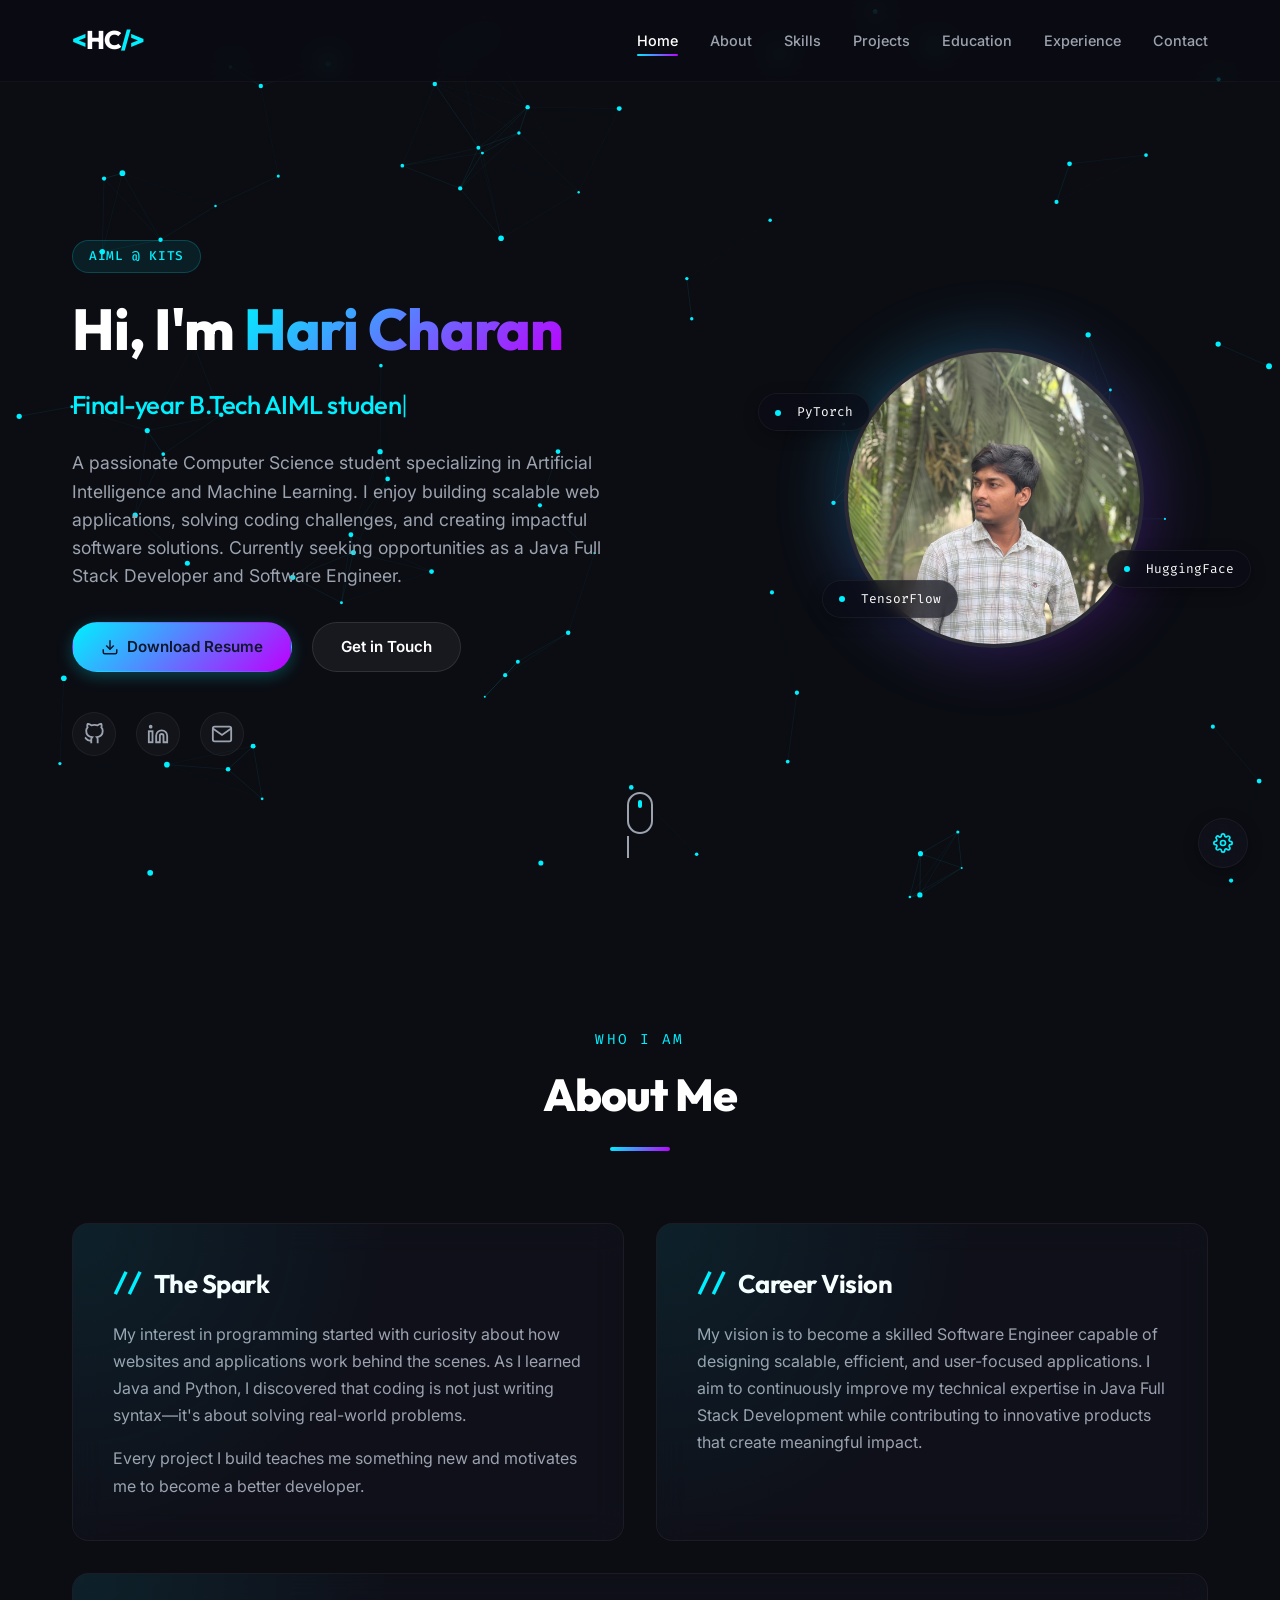
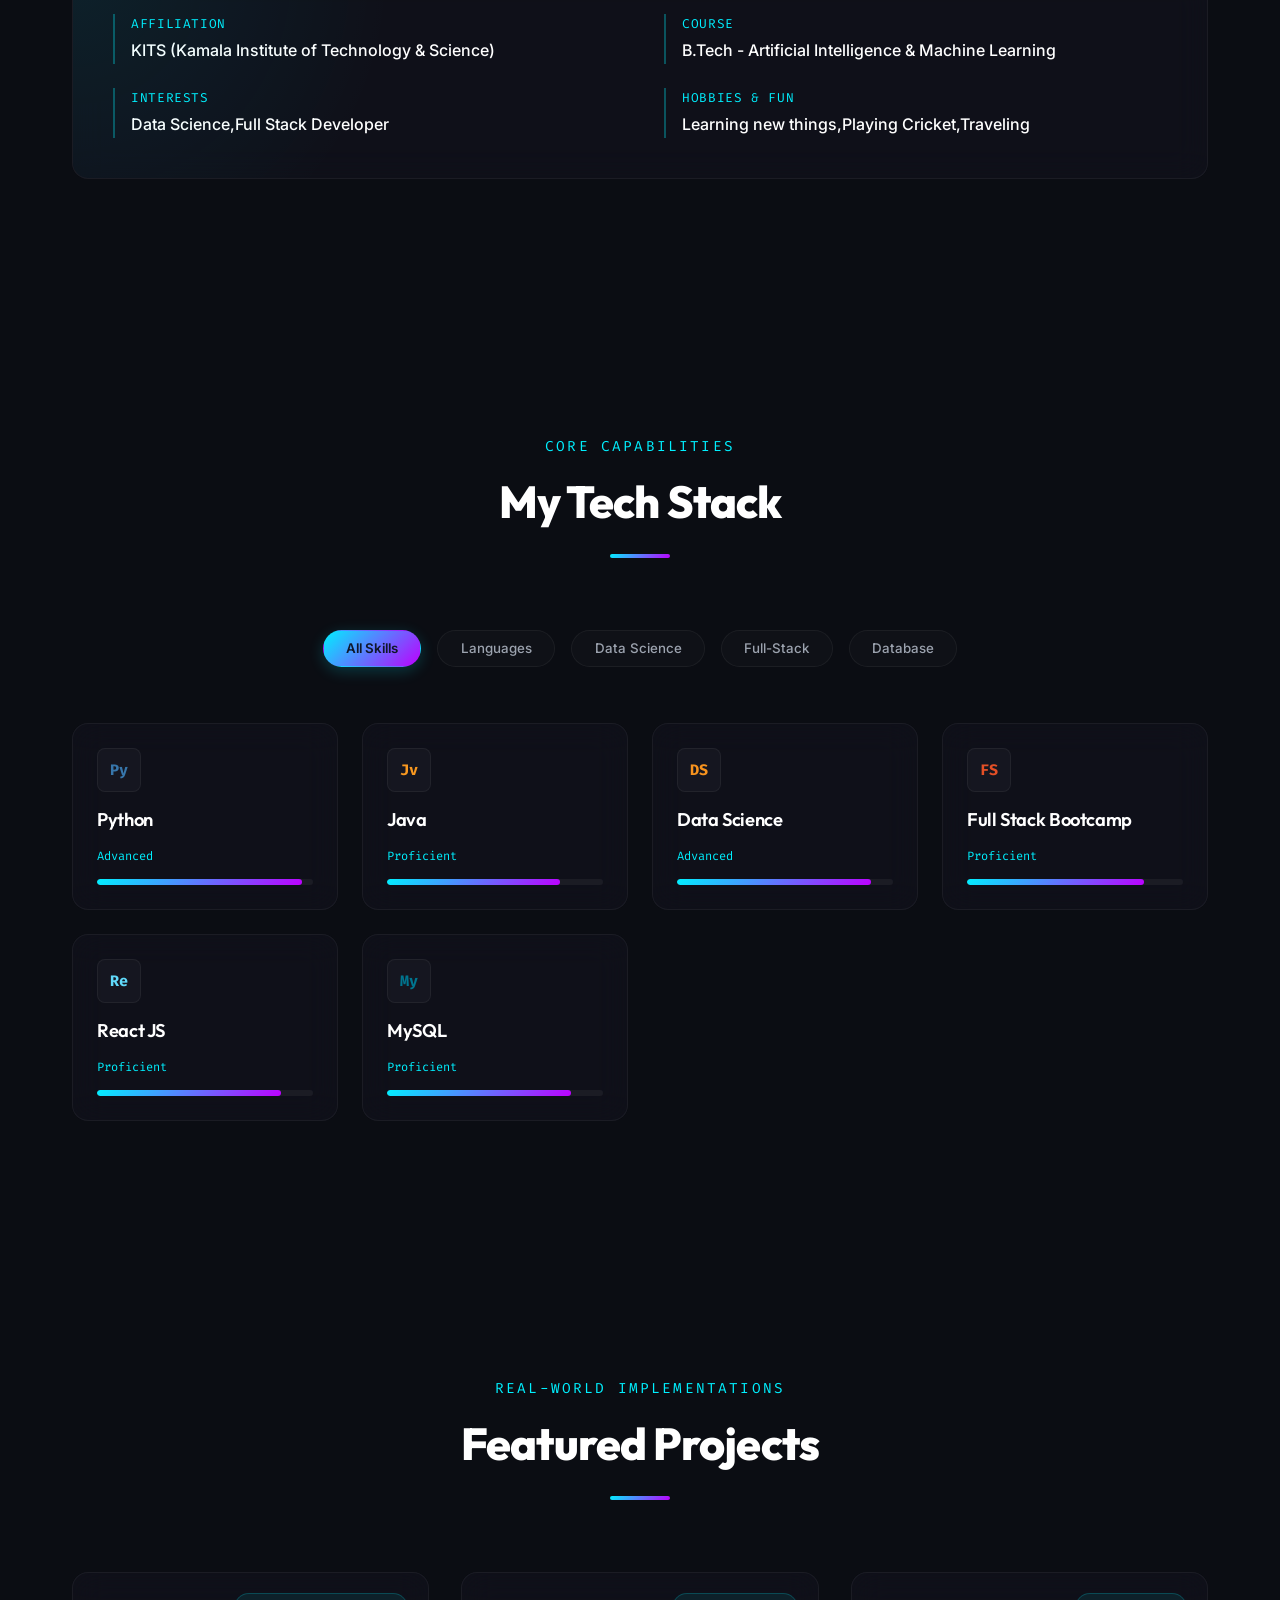
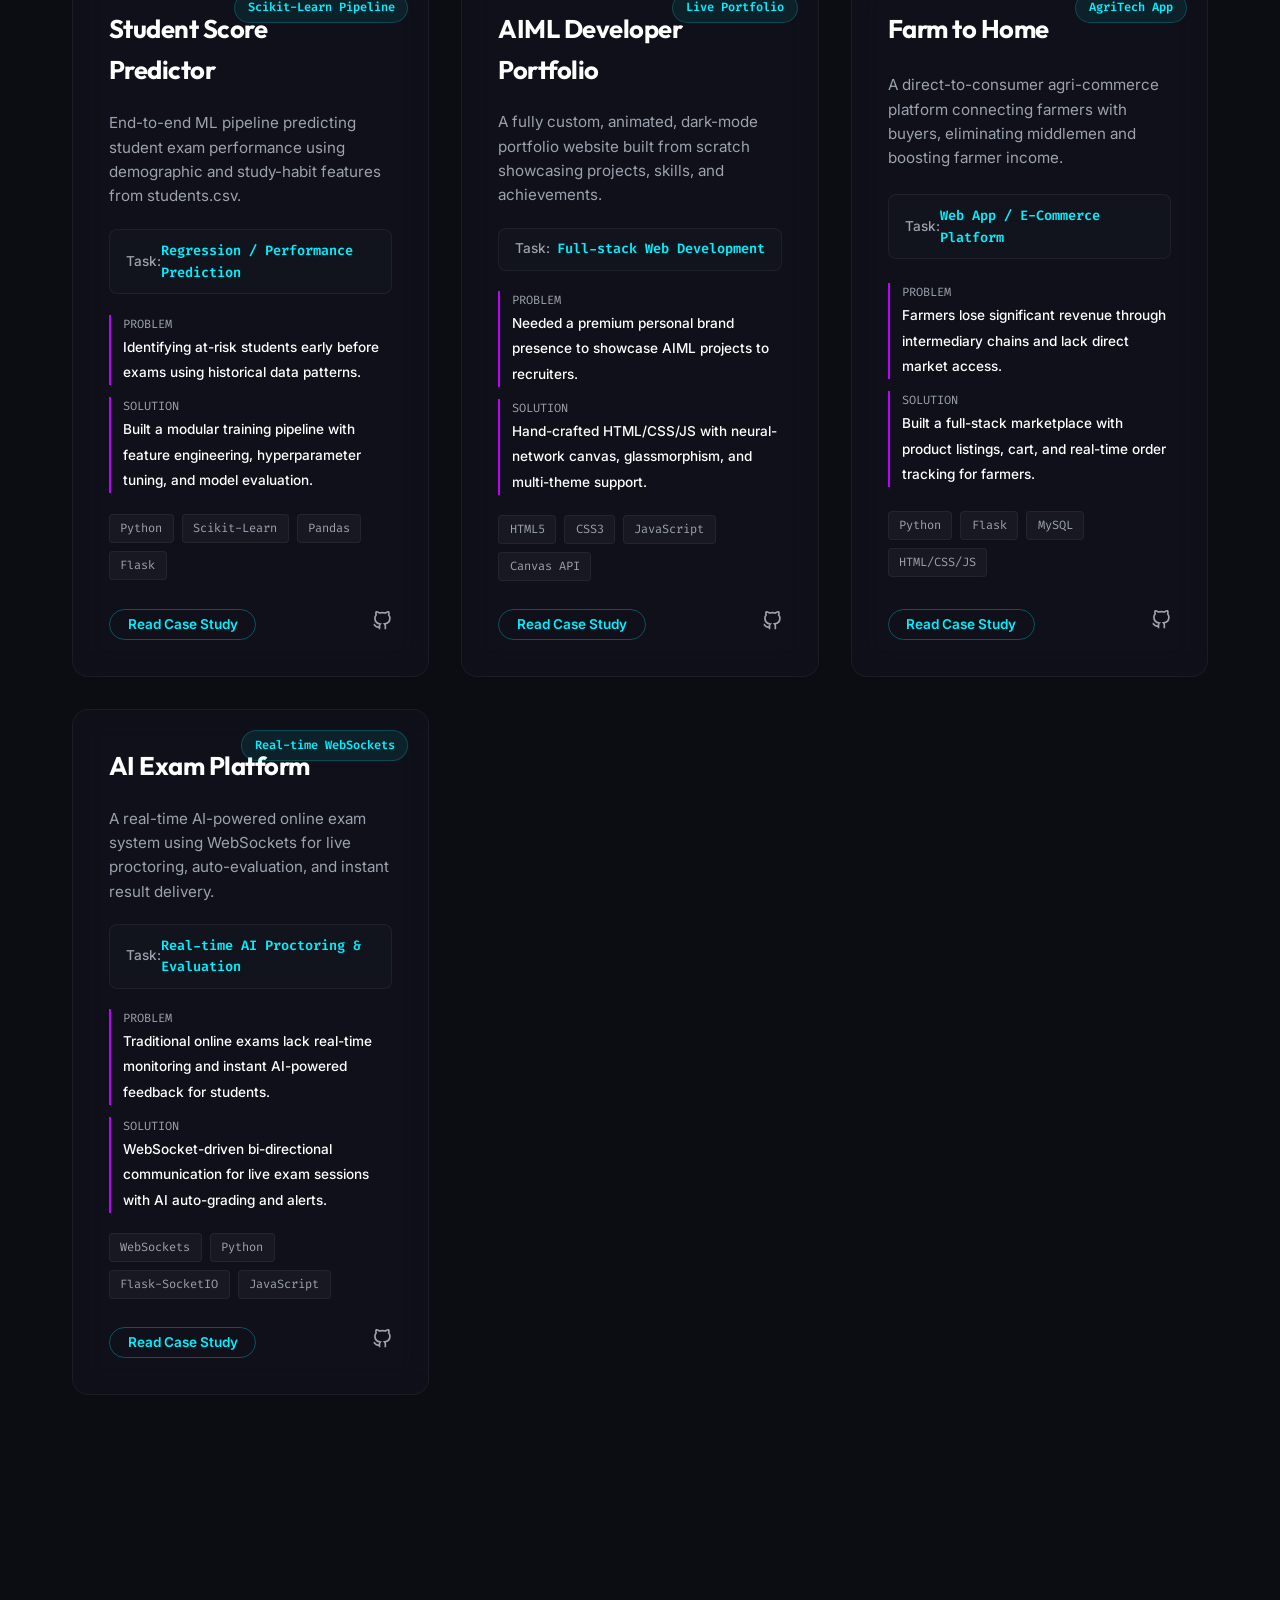
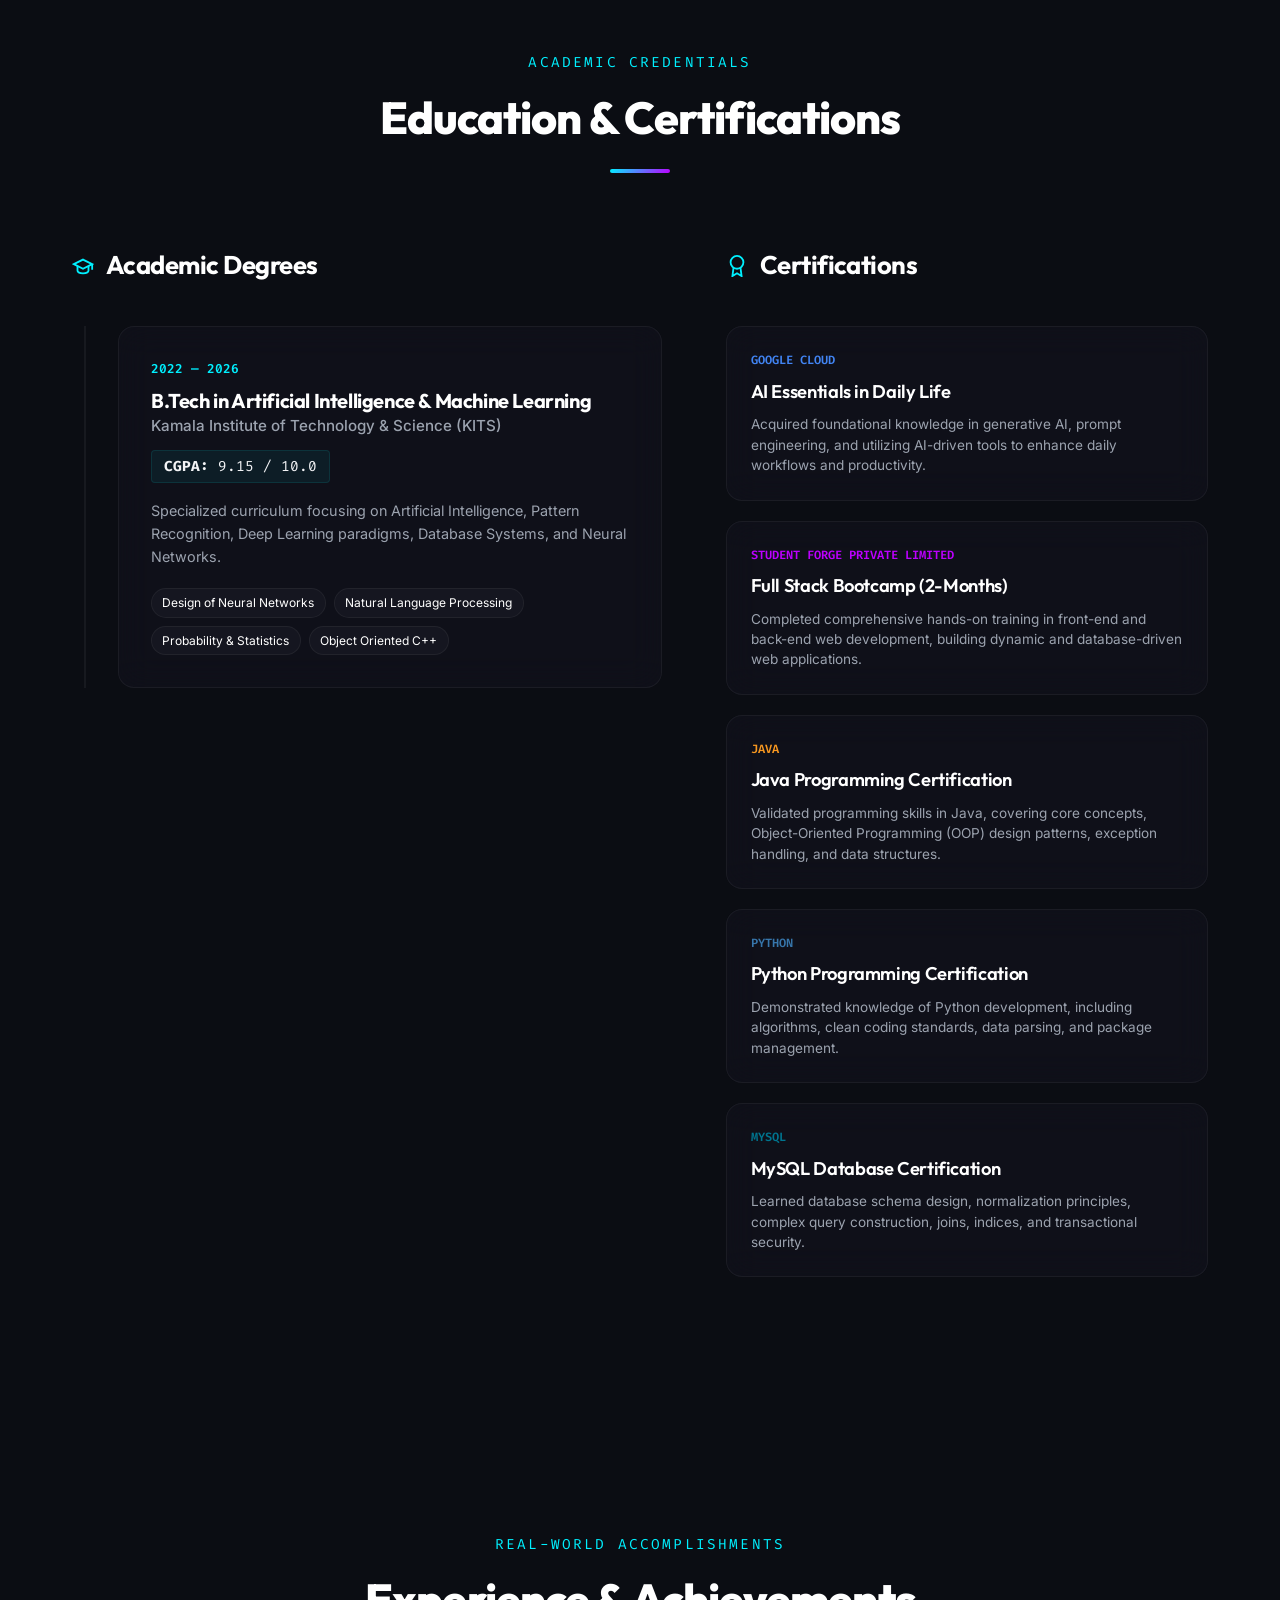
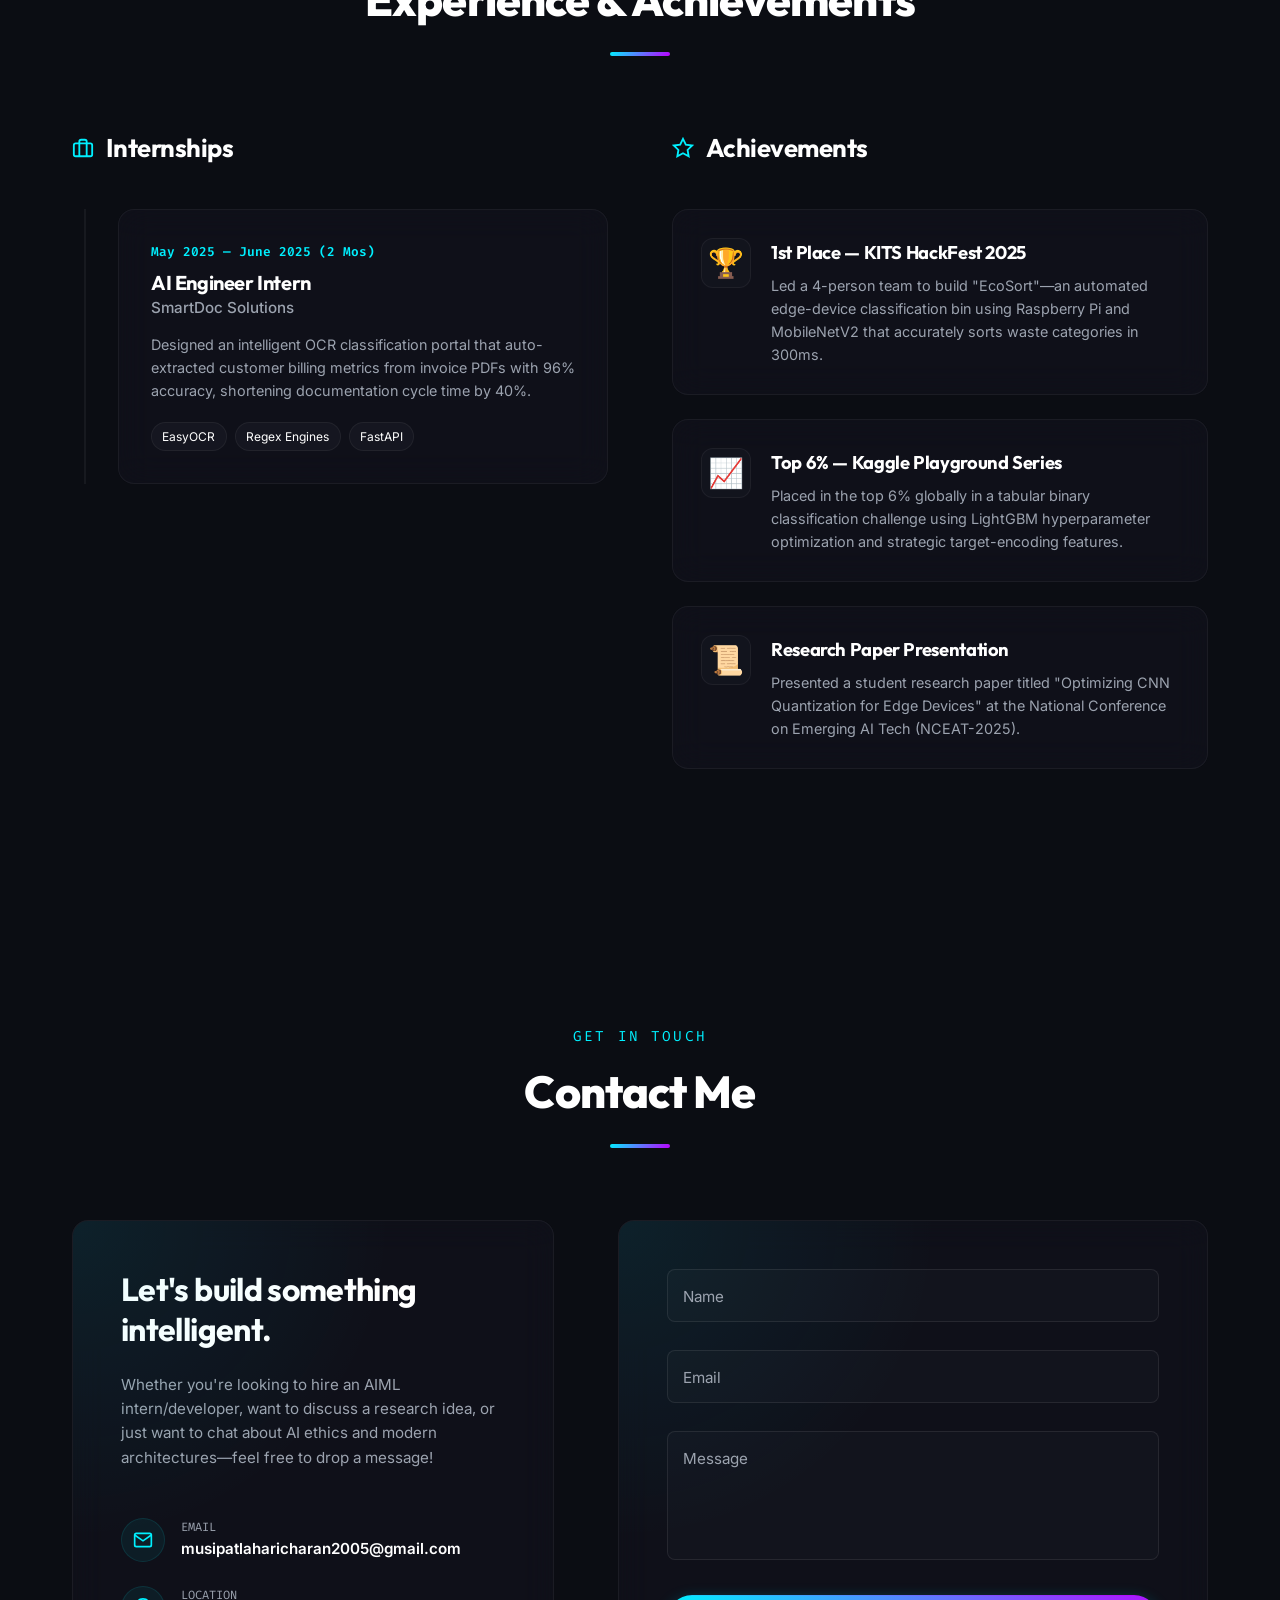
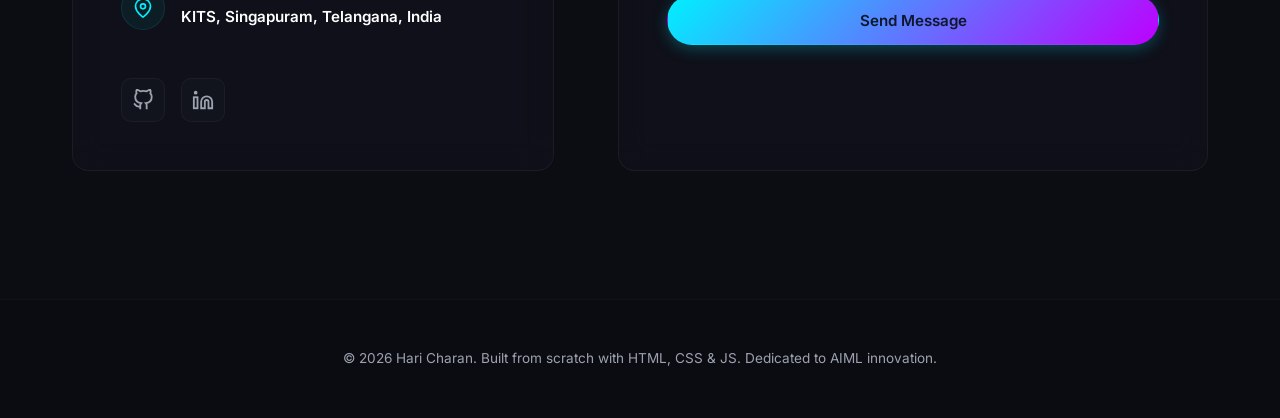
<file: potfolioofmy-main/index.html>
<!DOCTYPE html>
<html lang="en">

<head>
    <meta charset="UTF-8">
    <meta name="viewport" content="width=device-width, initial-scale=1.0">
    <title>Hari Charan | AIML Engineer Portfolio</title>
    <meta name="description"
        content="Portfolio of Hari Charan, B.Tech AIML student at KITS (2022-2026). Specialized in Machine Learning, Deep Learning, NLP, and Computer Vision.">
    <!-- Google Fonts -->
    <link rel="preconnect" href="https://fonts.googleapis.com">
    <link rel="preconnect" href="https://fonts.gstatic.com" crossorigin>
    <link
        href="https://fonts.googleapis.com/css2?family=Inter:wght@300;400;500;600;700;800&family=Outfit:wght@400;500;600;700;800&family=Fira+Code:wght@400;500&display=swap"
        rel="stylesheet">
    <!-- CSS Stylesheet -->
    <link rel="stylesheet" href="styles.css">
</head>

<body class="theme-blue">
    <!-- Neural Network Interactive Canvas -->
    <canvas id="neuralCanvas"></canvas>

    <!-- Theme Customizer Grid (Floating) -->
    <div class="theme-customizer">
        <button class="theme-toggle-btn" aria-label="Open Theme Customizer">
            <svg class="icon-spin" viewBox="0 0 24 24" width="20" height="20" fill="none" stroke="currentColor"
                stroke-width="2">
                <path d="M12 15a3 3 0 1 0 0-6 3 3 0 0 0 0 6z" />
                <path
                    d="M19.4 15a1.65 1.65 0 0 0 .33 1.82l.06.06a2 2 0 1 1-2.83 2.83l-.06-.06a1.65 1.65 0 0 0-1.82-.33 1.65 1.65 0 0 0-1 1.51V21a2 2 0 0 1-4 0v-.09A1.65 1.65 0 0 0 9 19.4a1.65 1.65 0 0 0-1.82.33l-.06.06a2 2 0 1 1-2.83-2.83l.06-.06a1.65 1.65 0 0 0 .33-1.82 1.65 1.65 0 0 0-1.51-1H3a2 2 0 0 1 0-4h.09A1.65 1.65 0 0 0 4.6 9a1.65 1.65 0 0 0-.33-1.82l-.06-.06a2 2 0 1 1 2.83-2.83l.06.06a1.65 1.65 0 0 0 1.82.33H9a1.65 1.65 0 0 0 1-1.51V3a2 2 0 0 1 4 0v.09a1.65 1.65 0 0 0 1 1.51 1.65 1.65 0 0 0 1.82-.33l.06-.06a2 2 0 1 1 2.83 2.83l-.06.06a1.65 1.65 0 0 0-.33 1.82V9a1.65 1.65 0 0 0 1.51 1H21a2 2 0 0 1 0 4h-.09a1.65 1.65 0 0 0-1.51 1z" />
            </svg>
        </button>
        <div class="theme-options">
            <span class="theme-title">Theme Accent</span>
            <div class="color-options">
                <button class="color-btn active" data-theme="theme-blue" style="background: #00f0ff;"
                    title="Cyan Edge"></button>
                <button class="color-btn" data-theme="theme-purple" style="background: #bd00ff;"
                    title="Neon Violet"></button>
                <button class="color-btn" data-theme="theme-emerald" style="background: #00ff87;"
                    title="Matrix Green"></button>
                <button class="color-btn" data-theme="theme-coral" style="background: #ff5e62;"
                    title="Cyber Coral"></button>
            </div>
        </div>
    </div>

    <!-- Header Navigation -->
    <header class="navbar">
        <div class="nav-container">
            <a href="#home" class="logo">
                <span class="logo-bracket">&lt;</span>HC<span class="logo-bracket">/&gt;</span>
            </a>
            <nav class="nav-links">
                <a href="#home" class="nav-link active">Home</a>
                <a href="#about" class="nav-link">About</a>
                <a href="#skills" class="nav-link">Skills</a>
                <a href="#projects" class="nav-link">Projects</a>
                <a href="#education" class="nav-link">Education</a>
                <a href="#experience" class="nav-link">Experience</a>
                <a href="#contact" class="nav-link">Contact</a>
            </nav>
            <button class="mobile-menu-btn" aria-label="Toggle Navigation Menu">
                <span class="bar"></span>
                <span class="bar"></span>
                <span class="bar"></span>
            </button>
        </div>
    </header>

    <!-- Main Content Sections -->
    <main>
        <!-- HERO SECTION -->
        <section id="home" class="hero-section">
            <div class="hero-content container">
                <div class="hero-grid">
                    <div class="hero-text-block">
                        <div class="badge-container">
                            <span class="hero-badge animate-pulse">AIML @ KITS</span>
                        </div>
                        <h1 class="hero-title">Hi, I'm <span class="gradient-text text-name">Hari Charan</span></h1>
                        <h2 class="hero-tagline-container">
                            <span id="typed-text"></span><span class="typed-cursor">|</span>
                        </h2>
                        <p class="hero-description">
                            A passionate Computer Science student specializing in Artificial Intelligence and Machine Learning. I enjoy building scalable web applications, solving coding challenges, and creating impactful software solutions. Currently seeking opportunities as a Java Full Stack Developer and Software Engineer.
                        </p>
                        <div class="hero-cta-buttons">
                            <a href="IIIT_Vadodara_Resume (3) (1).pdf" class="btn btn-primary"
                                download="Hari_Charan_Resume.pdf">
                                <svg viewBox="0 0 24 24" width="18" height="18" fill="none" stroke="currentColor"
                                    stroke-width="2" class="btn-icon">
                                    <path d="M21 15v4a2 2 0 0 1-2 2H5a2 2 0 0 1-2-2v-4" />
                                    <polyline points="7 10 12 15 17 10" />
                                    <line x1="12" y1="15" x2="12" y2="3" />
                                </svg>
                                Download Resume
                            </a>
                            <a href="#contact" class="btn btn-secondary">Get in Touch</a>
                        </div>
                        <div class="social-links-container">
                            <a href="https://github.com/musipatlaharicharan?tab=repositories" target="_blank"
                                rel="noopener noreferrer" class="social-icon" aria-label="GitHub">
                                <svg viewBox="0 0 24 24" width="22" height="22" fill="none" stroke="currentColor"
                                    stroke-width="2">
                                    <path
                                        d="M9 19c-5 1.5-5-2.5-7-3m14 6v-3.87a3.37 3.37 0 0 0-.94-2.61c3.14-.35 6.44-1.54 6.44-7A5.44 5.44 0 0 0 20 4.77 5.07 5.07 0 0 0 19.91 1S18.73.65 16 2.48a13.38 13.38 0 0 0-7 0C6.27.65 5.09 1 5.09 1A5.07 5.07 0 0 0 5 4.77a5.44 5.44 0 0 0-1.5 3.78c0 5.42 3.3 6.61 6.44 7A3.37 3.37 0 0 0 9 18.13V22" />
                                </svg>
                            </a>
                            <a href="https://www.linkedin.com/in/hari-charan-musipatla-8802612b7/" target="_blank"
                                rel="noopener noreferrer" class="social-icon" aria-label="LinkedIn">
                                <svg viewBox="0 0 24 24" width="22" height="22" fill="none" stroke="currentColor"
                                    stroke-width="2">
                                    <path
                                        d="M16 8a6 6 0 0 1 6 6v7h-4v-7a2 2 0 0 0-2-2 2 2 0 0 0-2 2v7h-4v-7a6 6 0 0 1 6-6z" />
                                    <rect x="2" y="9" width="4" height="12" />
                                    <circle cx="4" cy="4" stroke="none" fill="currentColor" r="2" />
                                </svg>
                            </a>
                            <a href="mailto:musipatlaharicharan2005@gmail.com" class="social-icon" aria-label="Email">
                                <svg viewBox="0 0 24 24" width="22" height="22" fill="none" stroke="currentColor"
                                    stroke-width="2">
                                    <path
                                        d="M4 4h16c1.1 0 2 .9 2 2v12c0 1.1-.9 2-2 2H4c-1.1 0-2-.9-2-2V6c0-1.1.9-2 2-2z" />
                                    <polyline points="22,6 12,13 2,6" />
                                </svg>
                            </a>
                        </div>
                    </div>
                    <div class="hero-image-block">
                        <div class="avatar-glow-ring"></div>
                        <div class="avatar-container">
                            <img src="profile.jpg" alt="Hari Charan Portrait" class="avatar-img">
                        </div>
                        <div class="tech-stack-floating-badge t-badge-1">
                            <span>PyTorch</span>
                        </div>
                        <div class="tech-stack-floating-badge t-badge-2">
                            <span>HuggingFace</span>
                        </div>
                        <div class="tech-stack-floating-badge t-badge-3">
                            <span>TensorFlow</span>
                        </div>
                    </div>
                </div>
            </div>
            <div class="scroll-down-indicator">
                <a href="#about" aria-label="Scroll to About Me">
                    <span class="mouse">
                        <span class="wheel"></span>
                    </span>
                    <span class="arrow-down"></span>
                </a>
            </div>
        </section>

        <!-- ABOUT ME SECTION -->
        <section id="about" class="about-section scroll-section section-padding">
            <div class="container">
                <div class="section-header">
                    <span class="section-subtitle">Who I Am</span>
                    <h2 class="section-title">About Me</h2>
                    <div class="underline"></div>
                </div>
                <div class="about-grid">
                    <div class="about-card intro-card glass">
                        <div class="card-glow"></div>
                        <h3>The Spark</h3>
                        <p>My interest in programming started with curiosity about how websites and applications work behind the scenes. As I learned Java and Python, I discovered that coding is not just writing syntax—it's about solving real-world problems.</p>
                        <p>Every project I build teaches me something new and motivates me to become a better developer.</p>
                    </div>
                    <div class="about-card goal-card glass">
                        <div class="card-glow"></div>
                        <h3>Career Vision</h3>
                        <p>My vision is to become a skilled Software Engineer capable of designing scalable, efficient, and user-focused applications. I aim to continuously improve my technical expertise in Java Full Stack Development while contributing to innovative products that create meaningful impact.</p>
                    </div>
                    <div class="about-details-card glass">
                        <div class="card-glow"></div>
                        <ul class="details-list">
                            <li>
                                <span class="label">Affiliation</span>
                                <span class="value">KITS (Kamala Institute of Technology & Science)</span>
                            </li>
                            <li>
                                <span class="label">Course</span>
                                <span class="value">B.Tech - Artificial Intelligence & Machine Learning</span>
                            </li>
                            <li>
                                <span class="label">Interests</span>
                                <span class="value">Data Science,Full Stack Developer</span>
                            </li>
                            <li>
                                <span class="label">Hobbies & Fun</span>
                                <span class="value">Learning new things,Playing Cricket,Traveling</span>
                            </li>
                        </ul>
                    </div>
                </div>
            </div>
        </section>

        <!-- SKILLS SECTION -->
        <section id="skills" class="skills-section scroll-section section-padding">
            <div class="container">
                <div class="section-header">
                    <span class="section-subtitle">Core Capabilities</span>
                    <h2 class="section-title">My Tech Stack</h2>
                    <div class="underline"></div>
                </div>
                <!-- Skill Filter Tabs -->
                <div class="skill-tabs">
                    <button class="skill-tab-btn active" data-category="all">All Skills</button>
                    <button class="skill-tab-btn" data-category="languages">Languages</button>
                    <button class="skill-tab-btn" data-category="data-science">Data Science</button>
                    <button class="skill-tab-btn" data-category="fullstack">Full-Stack</button>
                    <button class="skill-tab-btn" data-category="database">Database</button>
                </div>

                <!-- Skills Grid -->
                <div class="skills-grid" id="skills-grid">
                    <!-- Python -->
                    <div class="skill-card glass" data-category="languages">
                        <div class="skill-icon-wrapper">
                            <span class="skill-logo python-logo">Py</span>
                        </div>
                        <h4 class="skill-name">Python</h4>
                        <span class="skill-level">Advanced</span>
                        <div class="skill-bar-bg">
                            <div class="skill-bar-fill" style="width: 95%;"></div>
                        </div>
                    </div>
                    <!-- Java -->
                    <div class="skill-card glass" data-category="languages">
                        <div class="skill-icon-wrapper">
                            <span class="skill-logo cpp-logo">Jv</span>
                        </div>
                        <h4 class="skill-name">Java</h4>
                        <span class="skill-level">Proficient</span>
                        <div class="skill-bar-bg">
                            <div class="skill-bar-fill" style="width: 80%;"></div>
                        </div>
                    </div>
                    <!-- Data Science -->
                    <div class="skill-card glass" data-category="data-science">
                        <div class="skill-icon-wrapper">
                            <span class="skill-logo sklearn-logo">DS</span>
                        </div>
                        <h4 class="skill-name">Data Science</h4>
                        <span class="skill-level">Advanced</span>
                        <div class="skill-bar-bg">
                            <div class="skill-bar-fill" style="width: 90%;"></div>
                        </div>
                    </div>
                    <!-- Full Stack Bootcamp -->
                    <div class="skill-card glass" data-category="fullstack">
                        <div class="skill-icon-wrapper">
                            <span class="skill-logo html-logo">FS</span>
                        </div>
                        <h4 class="skill-name">Full Stack Bootcamp</h4>
                        <span class="skill-level">Proficient</span>
                        <div class="skill-bar-bg">
                            <div class="skill-bar-fill" style="width: 82%;"></div>
                        </div>
                    </div>

                    <!-- React JS -->
                    <div class="skill-card glass" data-category="fullstack">
                        <div class="skill-icon-wrapper">
                            <span class="skill-logo react-logo">Re</span>
                        </div>
                        <h4 class="skill-name">React JS</h4>
                        <span class="skill-level">Proficient</span>
                        <div class="skill-bar-bg">
                            <div class="skill-bar-fill" style="width: 85%;"></div>
                        </div>
                    </div>

                    <!-- MySQL -->
                    <div class="skill-card glass" data-category="database">
                        <div class="skill-icon-wrapper">
                            <span class="skill-logo sql-logo">My</span>
                        </div>
                        <h4 class="skill-name">MySQL</h4>
                        <span class="skill-level">Proficient</span>
                        <div class="skill-bar-bg">
                            <div class="skill-bar-fill" style="width: 85%;"></div>
                        </div>
                    </div>

                </div>
            </div>
        </section>

        <!-- PROJECTS SECTION -->
        <section id="projects" class="projects-section scroll-section section-padding">
            <div class="container">
                <div class="section-header">
                    <span class="section-subtitle">Real-world Implementations</span>
                    <h2 class="section-title">Featured Projects</h2>
                    <div class="underline"></div>
                </div>

                <div class="projects-grid">
                    <!-- Project 1: ML Model Training (students.csv) -->
                    <div class="project-card glass" data-project-id="mlproject">
                        <div class="project-badge">Scikit-Learn Pipeline</div>
                        <div class="project-content">
                            <h3 class="project-title">Student Score Predictor</h3>
                            <p class="project-tagline">End-to-end ML pipeline predicting student exam performance using
                                demographic and study-habit features from students.csv.</p>

                            <div class="project-metric-highlight">
                                <span class="m-label">Task:</span>
                                <span class="m-val">Regression / Performance Prediction</span>
                            </div>

                            <div class="project-quick-specs">
                                <div class="spec-item">
                                    <span class="spec-title">Problem</span>
                                    <span class="spec-desc">Identifying at-risk students early before exams using
                                        historical data patterns.</span>
                                </div>
                                <div class="spec-item">
                                    <span class="spec-title">Solution</span>
                                    <span class="spec-desc">Built a modular training pipeline with feature engineering,
                                        hyperparameter tuning, and model evaluation.</span>
                                </div>
                            </div>

                            <div class="tech-badges">
                                <span class="badge">Python</span>
                                <span class="badge">Scikit-Learn</span>
                                <span class="badge">Pandas</span>
                                <span class="badge">Flask</span>
                            </div>

                            <div class="project-links">
                                <button class="btn btn-sm btn-outline open-modal-btn">Read Case Study</button>
                                <a href="https://github.com/musipatlaharicharan/mlproject" target="_blank"
                                    rel="noopener noreferrer" class="link-github" aria-label="GitHub Repository">
                                    <svg viewBox="0 0 24 24" width="20" height="20" fill="none" stroke="currentColor"
                                        stroke-width="2">
                                        <path
                                            d="M9 19c-5 1.5-5-2.5-7-3m14 6v-3.87a3.37 3.37 0 0 0-.94-2.61c3.14-.35 6.44-1.54 6.44-7A5.44 5.44 0 0 0 20 4.77 5.07 5.07 0 0 0 19.91 1S18.73.65 16 2.48a13.38 13.38 0 0 0-7 0C6.27.65 5.09 1 5.09 1A5.07 5.07 0 0 0 5 4.77a5.44 5.44 0 0 0-1.5 3.78c0 5.42 3.3 6.61 6.44 7A3.37 3.37 0 0 0 9 18.13V22" />
                                    </svg>
                                </a>
                            </div>
                        </div>
                    </div>

                    <!-- Project 2: Portfolio Website -->
                    <div class="project-card glass" data-project-id="portfolio">
                        <div class="project-badge">Live Portfolio</div>
                        <div class="project-content">
                            <h3 class="project-title">AIML Developer Portfolio</h3>
                            <p class="project-tagline">A fully custom, animated, dark-mode portfolio website built from
                                scratch showcasing projects, skills, and achievements.</p>

                            <div class="project-metric-highlight">
                                <span class="m-label">Task:</span>
                                <span class="m-val">Full-stack Web Development</span>
                            </div>

                            <div class="project-quick-specs">
                                <div class="spec-item">
                                    <span class="spec-title">Problem</span>
                                    <span class="spec-desc">Needed a premium personal brand presence to showcase
                                        AIML projects to recruiters.</span>
                                </div>
                                <div class="spec-item">
                                    <span class="spec-title">Solution</span>
                                    <span class="spec-desc">Hand-crafted HTML/CSS/JS with neural-network canvas,
                                        glassmorphism, and multi-theme support.</span>
                                </div>
                            </div>

                            <div class="tech-badges">
                                <span class="badge">HTML5</span>
                                <span class="badge">CSS3</span>
                                <span class="badge">JavaScript</span>
                                <span class="badge">Canvas API</span>
                            </div>

                            <div class="project-links">
                                <button class="btn btn-sm btn-outline open-modal-btn">Read Case Study</button>
                                <a href="https://github.com/musipatlaharicharan/potfolioofmy" target="_blank"
                                    rel="noopener noreferrer" class="link-github" aria-label="GitHub Repository">
                                    <svg viewBox="0 0 24 24" width="20" height="20" fill="none" stroke="currentColor"
                                        stroke-width="2">
                                        <path
                                            d="M9 19c-5 1.5-5-2.5-7-3m14 6v-3.87a3.37 3.37 0 0 0-.94-2.61c3.14-.35 6.44-1.54 6.44-7A5.44 5.44 0 0 0 20 4.77 5.07 5.07 0 0 0 19.91 1S18.73.65 16 2.48a13.38 13.38 0 0 0-7 0C6.27.65 5.09 1 5.09 1A5.07 5.07 0 0 0 5 4.77a5.44 5.44 0 0 0-1.5 3.78c0 5.42 3.3 6.61 6.44 7A3.37 3.37 0 0 0 9 18.13V22" />
                                    </svg>
                                </a>
                            </div>
                        </div>
                    </div>

                    <!-- Project 3: Farm to Home -->
                    <div class="project-card glass" data-project-id="farmtohome">
                        <div class="project-badge">AgriTech App</div>
                        <div class="project-content">
                            <h3 class="project-title">Farm to Home</h3>
                            <p class="project-tagline">A direct-to-consumer agri-commerce platform connecting farmers
                                with buyers, eliminating middlemen and boosting farmer income.</p>

                            <div class="project-metric-highlight">
                                <span class="m-label">Task:</span>
                                <span class="m-val">Web App / E-Commerce Platform</span>
                            </div>

                            <div class="project-quick-specs">
                                <div class="spec-item">
                                    <span class="spec-title">Problem</span>
                                    <span class="spec-desc">Farmers lose significant revenue through intermediary
                                        chains and lack direct market access.</span>
                                </div>
                                <div class="spec-item">
                                    <span class="spec-title">Solution</span>
                                    <span class="spec-desc">Built a full-stack marketplace with product listings,
                                        cart, and real-time order tracking for farmers.</span>
                                </div>
                            </div>

                            <div class="tech-badges">
                                <span class="badge">Python</span>
                                <span class="badge">Flask</span>
                                <span class="badge">MySQL</span>
                                <span class="badge">HTML/CSS/JS</span>
                            </div>

                            <div class="project-links">
                                <button class="btn btn-sm btn-outline open-modal-btn">Read Case Study</button>
                                <a href="https://github.com/musipatlaharicharan" target="_blank"
                                    rel="noopener noreferrer" class="link-github" aria-label="GitHub Repository">
                                    <svg viewBox="0 0 24 24" width="20" height="20" fill="none" stroke="currentColor"
                                        stroke-width="2">
                                        <path
                                            d="M9 19c-5 1.5-5-2.5-7-3m14 6v-3.87a3.37 3.37 0 0 0-.94-2.61c3.14-.35 6.44-1.54 6.44-7A5.44 5.44 0 0 0 20 4.77 5.07 5.07 0 0 0 19.91 1S18.73.65 16 2.48a13.38 13.38 0 0 0-7 0C6.27.65 5.09 1 5.09 1A5.07 5.07 0 0 0 5 4.77a5.44 5.44 0 0 0-1.5 3.78c0 5.42 3.3 6.61 6.44 7A3.37 3.37 0 0 0 9 18.13V22" />
                                    </svg>
                                </a>
                            </div>
                        </div>
                    </div>

                    <!-- Project 4: AI Exam using WebSockets -->
                    <div class="project-card glass" data-project-id="aiexam">
                        <div class="project-badge">Real-time WebSockets</div>
                        <div class="project-content">
                            <h3 class="project-title">AI Exam Platform</h3>
                            <p class="project-tagline">A real-time AI-powered online exam system using WebSockets for
                                live proctoring, auto-evaluation, and instant result delivery.</p>

                            <div class="project-metric-highlight">
                                <span class="m-label">Task:</span>
                                <span class="m-val">Real-time AI Proctoring & Evaluation</span>
                            </div>

                            <div class="project-quick-specs">
                                <div class="spec-item">
                                    <span class="spec-title">Problem</span>
                                    <span class="spec-desc">Traditional online exams lack real-time monitoring and
                                        instant AI-powered feedback for students.</span>
                                </div>
                                <div class="spec-item">
                                    <span class="spec-title">Solution</span>
                                    <span class="spec-desc">WebSocket-driven bi-directional communication for live
                                        exam sessions with AI auto-grading and alerts.</span>
                                </div>
                            </div>

                            <div class="tech-badges">
                                <span class="badge">WebSockets</span>
                                <span class="badge">Python</span>
                                <span class="badge">Flask-SocketIO</span>
                                <span class="badge">JavaScript</span>
                            </div>

                            <div class="project-links">
                                <button class="btn btn-sm btn-outline open-modal-btn">Read Case Study</button>
                                <a href="https://github.com/musipatlaharicharan/Ai-exam" target="_blank"
                                    rel="noopener noreferrer" class="link-github" aria-label="GitHub Repository">
                                    <svg viewBox="0 0 24 24" width="20" height="20" fill="none" stroke="currentColor"
                                        stroke-width="2">
                                        <path
                                            d="M9 19c-5 1.5-5-2.5-7-3m14 6v-3.87a3.37 3.37 0 0 0-.94-2.61c3.14-.35 6.44-1.54 6.44-7A5.44 5.44 0 0 0 20 4.77 5.07 5.07 0 0 0 19.91 1S18.73.65 16 2.48a13.38 13.38 0 0 0-7 0C6.27.65 5.09 1 5.09 1A5.07 5.07 0 0 0 5 4.77a5.44 5.44 0 0 0-1.5 3.78c0 5.42 3.3 6.61 6.44 7A3.37 3.37 0 0 0 9 18.13V22" />
                                    </svg>
                                </a>
                            </div>
                        </div>
                    </div>
                </div>
            </div>
        </section>

        <!-- EDUCATION & CERTIFICATIONS SECTION -->
        <section id="education" class="education-section scroll-section section-padding">
            <div class="container">
                <div class="section-header">
                    <span class="section-subtitle">Academic Credentials</span>
                    <h2 class="section-title">Education & Certifications</h2>
                    <div class="underline"></div>
                </div>

                <div class="edu-grid">
                    <!-- Left Column: Academic Background -->
                    <div class="timeline-column">
                        <h3 class="column-title">
                            <svg viewBox="0 0 24 24" width="22" height="22" fill="none" stroke="currentColor"
                                stroke-width="2" class="title-svg-icon">
                                <path d="M22 10v6M2 10l10-5 10 5-10 5z" />
                                <path d="M6 12v5c0 2 2 3 6 3s6-1 6-3v-5" />
                            </svg>
                            Academic Degrees
                        </h3>
                        <div class="timeline">
                            <div class="timeline-item glass">
                                <div class="timeline-dot"></div>
                                <span class="timeline-period">2022 — 2026</span>
                                <h4 class="timeline-title">B.Tech in Artificial Intelligence & Machine Learning</h4>
                                <span class="timeline-inst">Kamala Institute of Technology & Science (KITS)</span>
                                <div class="timeline-gpa">
                                    <strong>CGPA:</strong> 9.15 / 10.0
                                </div>
                                <p class="timeline-desc">Specialized curriculum focusing on Artificial Intelligence,
                                    Pattern Recognition, Deep Learning paradigms, Database Systems, and Neural Networks.
                                </p>
                                <div class="coursework-tags">
                                    <span class="c-tag">Design of Neural Networks</span>
                                    <span class="c-tag">Natural Language Processing</span>
                                    <span class="c-tag">Probability & Statistics</span>
                                    <span class="c-tag">Object Oriented C++</span>
                                </div>
                            </div>
                        </div>
                    </div>

                    <!-- Right Column: Online Certifications -->
                    <div class="certifications-column">
                        <h3 class="column-title">
                            <svg viewBox="0 0 24 24" width="22" height="22" fill="none" stroke="currentColor"
                                stroke-width="2" class="title-svg-icon">
                                <circle cx="12" cy="8" r="7" />
                                <polyline points="8.21 13.89 7 23 12 20 17 23 15.79 13.88" />
                            </svg>
                            Certifications
                        </h3>
                        <div class="certs-grid">
                            <div class="cert-card glass">
                                <div class="cert-provider google">Google Cloud</div>
                                <h4 class="cert-name">AI Essentials in Daily Life</h4>
                                <p class="cert-desc">Acquired foundational knowledge in generative AI, prompt
                                    engineering, and utilizing AI-driven tools to enhance daily workflows and
                                    productivity.</p>
                            </div>
                            <div class="cert-card glass">
                                <div class="cert-provider student-forge">Student Forge Private Limited</div>
                                <h4 class="cert-name">Full Stack Bootcamp (2-Months)</h4>
                                <p class="cert-desc">Completed comprehensive hands-on training in front-end and back-end
                                    web development, building dynamic and database-driven web applications.</p>
                            </div>
                            <div class="cert-card glass">
                                <div class="cert-provider java">Java</div>
                                <h4 class="cert-name">Java Programming Certification</h4>
                                <p class="cert-desc">Validated programming skills in Java, covering core concepts,
                                    Object-Oriented Programming (OOP) design patterns, exception handling, and data
                                    structures.</p>
                            </div>
                            <div class="cert-card glass">
                                <div class="cert-provider python">Python</div>
                                <h4 class="cert-name">Python Programming Certification</h4>
                                <p class="cert-desc">Demonstrated knowledge of Python development, including algorithms,
                                    clean coding standards, data parsing, and package management.</p>
                            </div>
                            <div class="cert-card glass">
                                <div class="cert-provider mysql">MySQL</div>
                                <h4 class="cert-name">MySQL Database Certification</h4>
                                <p class="cert-desc">Learned database schema design, normalization principles, complex
                                    query construction, joins, indices, and transactional security.</p>
                            </div>
                        </div>
                    </div>
                </div>
            </div>
        </section>

        <!-- EXPERIENCE & ACHIEVEMENTS SECTION -->
        <section id="experience" class="experience-section scroll-section section-padding">
            <div class="container">
                <div class="section-header">
                    <span class="section-subtitle">Real-world Accomplishments</span>
                    <h2 class="section-title">Experience & Achievements</h2>
                    <div class="underline"></div>
                </div>

                <div class="experience-grid">
                    <!-- Column 1: Internships & Work -->
                    <div class="exp-column">
                        <h3 class="column-title">
                            <svg viewBox="0 0 24 24" width="22" height="22" fill="none" stroke="currentColor"
                                stroke-width="2" class="title-svg-icon">
                                <rect x="2" y="7" width="20" height="14" rx="2" ry="2" />
                                <path d="M16 21V5a2 2 0 0 0-2-2h-4a2 2 0 0 0-2 2v16" />
                            </svg>
                            Internships
                        </h3>
                        <div class="timeline">
                            <div class="timeline-item glass">
                                <div class="timeline-dot"></div>
                                <span class="timeline-period">May 2025 — June 2025 (2 Mos)</span>
                                <h4 class="timeline-title">AI Engineer Intern</h4>
                                <span class="timeline-inst">SmartDoc Solutions</span>
                                <p class="timeline-desc">Designed an intelligent OCR classification portal that
                                    auto-extracted customer billing metrics from invoice PDFs with 96% accuracy,
                                    shortening documentation cycle time by 40%.</p>
                                <div class="coursework-tags">
                                    <span class="c-tag">EasyOCR</span>
                                    <span class="c-tag">Regex Engines</span>
                                    <span class="c-tag">FastAPI</span>
                                </div>
                            </div>
                        </div>
                    </div>

                    <!-- Column 2: Hackathons & Open Source -->
                    <div class="achievements-column">
                        <h3 class="column-title">
                            <svg viewBox="0 0 24 24" width="22" height="22" fill="none" stroke="currentColor"
                                stroke-width="2" class="title-svg-icon">
                                <path
                                    d="M12 2l3.09 6.26L22 9.27l-5 4.87 1.18 6.88L12 17.77l-6.18 3.25L7 14.14 2 9.27l6.91-1.01L12 2z" />
                            </svg>
                            Achievements
                        </h3>
                        <div class="achievements-list">
                            <div class="achievement-item glass">
                                <div class="achievement-icon">🏆</div>
                                <div class="achievement-info">
                                    <h4>1st Place — KITS HackFest 2025</h4>
                                    <p>Led a 4-person team to build "EcoSort"—an automated edge-device classification
                                        bin using Raspberry Pi and MobileNetV2 that accurately sorts waste categories in
                                        300ms.</p>
                                </div>
                            </div>
                            <div class="achievement-item glass">
                                <div class="achievement-icon">📈</div>
                                <div class="achievement-info">
                                    <h4>Top 6% — Kaggle Playground Series</h4>
                                    <p>Placed in the top 6% globally in a tabular binary classification challenge using
                                        LightGBM hyperparameter optimization and strategic target-encoding features.</p>
                                </div>
                            </div>
                            <div class="achievement-item glass">
                                <div class="achievement-icon">📜</div>
                                <div class="achievement-info">
                                    <h4>Research Paper Presentation</h4>
                                    <p>Presented a student research paper titled "Optimizing CNN Quantization for Edge
                                        Devices" at the National Conference on Emerging AI Tech (NCEAT-2025).</p>
                                </div>
                            </div>
                        </div>
                    </div>
                </div>
            </div>
        </section>

        <!-- CONTACT SECTION -->
        <section id="contact" class="contact-section scroll-section section-padding">
            <div class="container">
                <div class="section-header">
                    <span class="section-subtitle">Get In Touch</span>
                    <h2 class="section-title">Contact Me</h2>
                    <div class="underline"></div>
                </div>

                <div class="contact-grid">
                    <div class="contact-info glass">
                        <div class="card-glow"></div>
                        <h3>Let's build something intelligent.</h3>
                        <p>Whether you're looking to hire an AIML intern/developer, want to discuss a research idea, or
                            just want to chat about AI ethics and modern architectures—feel free to drop a message!</p>

                        <div class="contact-details">
                            <div class="contact-detail-item">
                                <div class="cd-icon">
                                    <svg viewBox="0 0 24 24" width="20" height="20" fill="none" stroke="currentColor"
                                        stroke-width="2">
                                        <path
                                            d="M4 4h16c1.1 0 2 .9 2 2v12c0 1.1-.9 2-2 2H4c-1.1 0-2-.9-2-2V6c0-1.1.9-2 2-2z" />
                                        <polyline points="22,6 12,13 2,6" />
                                    </svg>
                                </div>
                                <div class="cd-text">
                                    <span class="cd-title">Email</span>
                                    <a href="mailto:musipatlaharicharan2005@gmail.com"
                                        class="cd-val">musipatlaharicharan2005@gmail.com</a>
                                </div>
                            </div>
                            <div class="contact-detail-item">
                                <div class="cd-icon">
                                    <svg viewBox="0 0 24 24" width="20" height="20" fill="none" stroke="currentColor"
                                        stroke-width="2">
                                        <path d="M21 10c0 7-9 13-9 13s-9-6-9-13a9 9 0 0 1 18 0z" />
                                        <circle cx="12" cy="10" r="3" />
                                    </svg>
                                </div>
                                <div class="cd-text">
                                    <span class="cd-title">Location</span>
                                    <span class="cd-val">KITS, Singapuram, Telangana, India</span>
                                </div>
                            </div>
                        </div>

                        <div class="contact-socials">
                            <a href="https://github.com/musipatlaharicharan?tab=repositories" target="_blank"
                                rel="noopener noreferrer" aria-label="GitHub">
                                <svg viewBox="0 0 24 24" width="22" height="22" fill="none" stroke="currentColor"
                                    stroke-width="2">
                                    <path
                                        d="M9 19c-5 1.5-5-2.5-7-3m14 6v-3.87a3.37 3.37 0 0 0-.94-2.61c3.14-.35 6.44-1.54 6.44-7A5.44 5.44 0 0 0 20 4.77 5.07 5.07 0 0 0 19.91 1S18.73.65 16 2.48a13.38 13.38 0 0 0-7 0C6.27.65 5.09 1 5.09 1A5.07 5.07 0 0 0 5 4.77a5.44 5.44 0 0 0-1.5 3.78c0 5.42 3.3 6.61 6.44 7A3.37 3.37 0 0 0 9 18.13V22" />
                                </svg>
                            </a>
                            <a href="https://www.linkedin.com/in/hari-charan-musipatla-8802612b7/" target="_blank"
                                rel="noopener noreferrer" aria-label="LinkedIn">
                                <svg viewBox="0 0 24 24" width="22" height="22" fill="none" stroke="currentColor"
                                    stroke-width="2">
                                    <path
                                        d="M16 8a6 6 0 0 1 6 6v7h-4v-7a2 2 0 0 0-2-2 2 2 0 0 0-2 2v7h-4v-7a6 6 0 0 1 6-6z" />
                                    <rect x="2" y="9" width="4" height="12" />
                                    <circle cx="4" cy="4" stroke="none" fill="currentColor" r="2" />
                                </svg>
                            </a>
                        </div>
                    </div>

                    <div class="contact-form-container glass">
                        <div class="card-glow"></div>
                        <form id="contactForm" class="contact-form">
                            <div class="form-group">
                                <input type="text" id="name" name="name" required placeholder=" " class="form-input">
                                <label for="name" class="form-label">Name</label>
                            </div>
                            <div class="form-group">
                                <input type="email" id="email" name="email" required placeholder=" " class="form-input">
                                <label for="email" class="form-label">Email</label>
                            </div>
                            <div class="form-group">
                                <textarea id="message" name="message" required placeholder=" " rows="5"
                                    class="form-input"></textarea>
                                <label for="message" class="form-label">Message</label>
                            </div>

                            <button type="submit" class="btn btn-primary btn-submit" id="btnSubmit">
                                <span class="btn-text">Send Message</span>
                                <span class="btn-spinner hidden"></span>
                                <span class="btn-success-check hidden">✓</span>
                            </button>
                        </form>
                        <div id="formSuccessMessage" class="form-feedback-message hidden">
                            <h3>Message Received!</h3>
                            <p>Thank you for reaching out. I'll get back to you shortly.</p>
                        </div>
                    </div>
                </div>
            </div>
        </section>
    </main>

    <!-- Footer -->
    <footer class="footer">
        <p>© 2026 Hari Charan. Built from scratch with HTML, CSS & JS. Dedicated to AIML innovation.</p>
    </footer>

    <!-- Interactive Case Study Modal -->
    <div id="projectModal" class="modal-overlay">
        <div class="modal-container glass">
            <button class="modal-close-btn" id="modalCloseBtn" aria-label="Close Case Study Modal">&times;</button>
            <div class="modal-body" id="modalBody">
                <!-- Content injected dynamically via app.js -->
            </div>
        </div>
    </div>

    <!-- JavaScript Application File -->
    <script src="app.js"></script>
</body>

</html>
</file>
<file: styles.css>
/* ==========================================================================
   GLOBAL VARIABLES & THEMES
   ========================================================================== */
:root {
    --bg-darker: hsl(230, 25%, 6%);
    --bg-dark: hsl(230, 20%, 9%);
    --bg-light-dark: hsl(230, 20%, 14%);
    
    --card-bg: rgba(20, 22, 34, 0.45);
    --card-border: rgba(255, 255, 255, 0.05);
    --card-border-glow: rgba(0, 240, 255, 0.2);
    
    --text-main: #f3f4f6;
    --text-muted: #9ca3af;
    --text-inverse: #0f172a;
    
    --transition-fast: 0.2s ease;
    --transition-medium: 0.4s cubic-bezier(0.16, 1, 0.3, 1);
    
    --font-heading: 'Outfit', sans-serif;
    --font-body: 'Inter', sans-serif;
    --font-mono: 'Fira Code', monospace;
    
    /* Default Blue Theme */
    --accent: #00f0ff;
    --accent-rgb: 0, 240, 255;
    --accent-sec: #bd00ff;
    --accent-sec-rgb: 189, 0, 255;
    --gradient-primary: linear-gradient(135deg, var(--accent) 0%, var(--accent-sec) 100%);
    --shadow-glow: 0 0 30px rgba(0, 240, 255, 0.15);
}

/* Theme Variant: Purple */
.theme-purple {
    --accent: #bd00ff;
    --accent-rgb: 189, 0, 255;
    --accent-sec: #00f0ff;
    --accent-sec-rgb: 0, 240, 255;
    --gradient-primary: linear-gradient(135deg, var(--accent) 0%, var(--accent-sec) 100%);
    --shadow-glow: 0 0 30px rgba(189, 0, 255, 0.15);
}

/* Theme Variant: Emerald */
.theme-emerald {
    --accent: #00ff87;
    --accent-rgb: 0, 255, 135;
    --accent-sec: #60efff;
    --accent-sec-rgb: 96, 239, 255;
    --gradient-primary: linear-gradient(135deg, var(--accent) 0%, var(--accent-sec) 100%);
    --shadow-glow: 0 0 30px rgba(0, 255, 135, 0.15);
}

/* Theme Variant: Coral */
.theme-coral {
    --accent: #ff5e62;
    --accent-rgb: 255, 94, 98;
    --accent-sec: #ff9966;
    --accent-sec-rgb: 255, 153, 102;
    --gradient-primary: linear-gradient(135deg, var(--accent) 0%, var(--accent-sec) 100%);
    --shadow-glow: 0 0 30px rgba(255, 94, 98, 0.15);
}

/* ==========================================================================
   RESET & BASE STYLES
   ========================================================================== */
*, *::before, *::after {
    box-sizing: border-box;
    margin: 0;
    padding: 0;
}

html {
    scroll-behavior: smooth;
    font-size: 16px;
}

body {
    background-color: var(--bg-darker);
    color: var(--text-main);
    font-family: var(--font-body);
    line-height: 1.6;
    overflow-x: hidden;
    position: relative;
}

/* Custom Scrollbar */
::-webkit-scrollbar {
    width: 8px;
}
::-webkit-scrollbar-track {
    background: var(--bg-darker);
}
::-webkit-scrollbar-thumb {
    background: var(--bg-light-dark);
    border-radius: 4px;
    border: 1px solid var(--bg-darker);
}
::-webkit-scrollbar-thumb:hover {
    background: var(--accent);
}

/* Canvas Background */
#neuralCanvas {
    position: fixed;
    top: 0;
    left: 0;
    width: 100%;
    height: 100%;
    z-index: -2;
    pointer-events: none;
    background-color: var(--bg-darker);
}

/* ==========================================================================
   TYPOGRAPHY & UTILITIES
   ========================================================================== */
h1, h2, h3, h4, h5, h6 {
    font-family: var(--font-heading);
    font-weight: 700;
    letter-spacing: -0.02em;
    color: #ffffff;
}

a {
    color: inherit;
    text-decoration: none;
    transition: var(--transition-fast);
}

.container {
    width: 100%;
    max-width: 1200px;
    margin: 0 auto;
    padding: 0 2rem;
}

.section-padding {
    padding: 8rem 0;
}

.gradient-text {
    background: var(--gradient-primary);
    -webkit-background-clip: text;
    -webkit-text-fill-color: transparent;
    background-clip: text;
    display: inline-block;
}

.section-header {
    text-align: center;
    margin-bottom: 4.5rem;
}

.section-subtitle {
    font-family: var(--font-mono);
    color: var(--accent);
    font-size: 0.9rem;
    text-transform: uppercase;
    letter-spacing: 0.15em;
    display: block;
    margin-bottom: 0.5rem;
}

.section-title {
    font-size: 2.8rem;
    font-weight: 800;
}

.underline {
    width: 60px;
    height: 4px;
    background: var(--gradient-primary);
    margin: 1rem auto 0 auto;
    border-radius: 2px;
}

/* Glassmorphism base layout */
.glass {
    background: var(--card-bg);
    backdrop-filter: blur(16px);
    -webkit-backdrop-filter: blur(16px);
    border: 1px solid var(--card-border);
    border-radius: 16px;
    transition: border-color var(--transition-fast), transform var(--transition-medium), box-shadow var(--transition-medium);
    position: relative;
    overflow: hidden;
}

.glass:hover {
    border-color: rgba(var(--accent-rgb), 0.2);
    box-shadow: var(--shadow-glow);
}

/* Card Glow Effect */
.card-glow {
    position: absolute;
    top: 0;
    left: 0;
    width: 100%;
    height: 100%;
    background: radial-gradient(800px circle at var(--x, 0px) var(--y, 0px), rgba(var(--accent-rgb), 0.08), transparent 40%);
    z-index: 0;
    pointer-events: none;
}

/* ==========================================================================
   BUTTONS
   ========================================================================== */
.btn {
    display: inline-flex;
    align-items: center;
    justify-content: center;
    padding: 0.75rem 1.75rem;
    border-radius: 50px;
    font-weight: 600;
    cursor: pointer;
    transition: var(--transition-medium);
    font-family: var(--font-body);
    font-size: 0.95rem;
    gap: 0.5rem;
    border: 1px solid transparent;
}

.btn-icon {
    flex-shrink: 0;
}

.btn-primary {
    background: var(--gradient-primary);
    color: var(--text-inverse);
    box-shadow: 0 4px 15px rgba(var(--accent-rgb), 0.25);
}

.btn-primary:hover {
    transform: translateY(-3px);
    box-shadow: 0 8px 25px rgba(var(--accent-rgb), 0.45);
}

.btn-secondary {
    background: rgba(255, 255, 255, 0.05);
    color: #ffffff;
    border: 1px solid rgba(255, 255, 255, 0.1);
}

.btn-secondary:hover {
    background: rgba(255, 255, 255, 0.1);
    border-color: var(--accent);
    transform: translateY(-3px);
    box-shadow: var(--shadow-glow);
}

.btn-outline {
    background: transparent;
    color: var(--accent);
    border: 1px solid rgba(var(--accent-rgb), 0.3);
}

.btn-outline:hover {
    background: rgba(var(--accent-rgb), 0.08);
    border-color: var(--accent);
    transform: translateY(-2px);
}

.btn-sm {
    padding: 0.4rem 1.1rem;
    font-size: 0.85rem;
}

/* ==========================================================================
   NAVBAR (STICKY GLASS)
   ========================================================================== */
.navbar {
    position: fixed;
    top: 0;
    left: 0;
    width: 100%;
    z-index: 100;
    background: rgba(10, 11, 18, 0.5);
    backdrop-filter: blur(12px);
    -webkit-backdrop-filter: blur(12px);
    border-bottom: 1px solid rgba(255, 255, 255, 0.03);
    transition: var(--transition-medium);
}

.nav-container {
    max-width: 1200px;
    margin: 0 auto;
    padding: 1.25rem 2rem;
    display: flex;
    justify-content: space-between;
    align-items: center;
}

.logo {
    font-family: var(--font-heading);
    font-size: 1.6rem;
    font-weight: 800;
    color: #ffffff;
    letter-spacing: -0.04em;
    display: flex;
    align-items: center;
}

.logo-bracket {
    color: var(--accent);
    transition: var(--transition-fast);
}

.logo:hover .logo-bracket {
    color: var(--accent-sec);
}

.nav-links {
    display: flex;
    gap: 2rem;
}

.nav-link {
    font-size: 0.9rem;
    font-weight: 500;
    color: var(--text-muted);
    position: relative;
    padding: 0.25rem 0;
}

.nav-link:hover, .nav-link.active {
    color: #ffffff;
}

.nav-link::after {
    content: '';
    position: absolute;
    bottom: 0;
    left: 0;
    width: 0;
    height: 2px;
    background: var(--gradient-primary);
    transition: width var(--transition-fast);
    border-radius: 2px;
}

.nav-link:hover::after, .nav-link.active::after {
    width: 100%;
}

.mobile-menu-btn {
    display: none;
    flex-direction: column;
    justify-content: space-between;
    width: 24px;
    height: 18px;
    background: transparent;
    border: none;
    cursor: pointer;
}

.mobile-menu-btn .bar {
    width: 100%;
    height: 2px;
    background-color: var(--text-main);
    border-radius: 2px;
    transition: transform var(--transition-fast), opacity var(--transition-fast);
}

/* ==========================================================================
   THEME CUSTOMIZER (FLOATING)
   ========================================================================== */
.theme-customizer {
    position: fixed;
    bottom: 2rem;
    right: 2rem;
    z-index: 90;
    display: flex;
    flex-direction: column;
    align-items: flex-end;
}

.theme-toggle-btn {
    width: 50px;
    height: 50px;
    border-radius: 50%;
    background: var(--card-bg);
    border: 1px solid var(--card-border);
    backdrop-filter: blur(12px);
    color: var(--accent);
    display: flex;
    align-items: center;
    justify-content: center;
    cursor: pointer;
    box-shadow: 0 4px 15px rgba(0, 0, 0, 0.3);
    transition: var(--transition-medium);
}

.theme-toggle-btn:hover {
    transform: rotate(45deg) scale(1.05);
    border-color: rgba(var(--accent-rgb), 0.3);
    box-shadow: var(--shadow-glow);
}

.theme-options {
    position: absolute;
    bottom: 60px;
    right: 0;
    background: rgba(15, 17, 28, 0.9);
    border: 1px solid var(--card-border);
    backdrop-filter: blur(16px);
    border-radius: 12px;
    padding: 1rem;
    display: none;
    flex-direction: column;
    align-items: center;
    gap: 0.75rem;
    box-shadow: 0 10px 25px rgba(0, 0, 0, 0.5);
    width: 160px;
    animation: fadeInUp 0.3s cubic-bezier(0.16, 1, 0.3, 1) forwards;
}

.theme-options.open {
    display: flex;
}

.theme-title {
    font-size: 0.8rem;
    font-weight: 600;
    color: var(--text-muted);
    text-transform: uppercase;
    letter-spacing: 0.05em;
}

.color-options {
    display: flex;
    gap: 0.5rem;
}

.color-btn {
    width: 24px;
    height: 24px;
    border-radius: 50%;
    border: 2px solid transparent;
    cursor: pointer;
    transition: var(--transition-fast);
}

.color-btn:hover {
    transform: scale(1.15);
}

.color-btn.active {
    border-color: #ffffff;
    transform: scale(1.15);
}

.icon-spin {
    animation: spin 8s linear infinite;
}

@keyframes spin {
    to { transform: rotate(360deg); }
}

/* ==========================================================================
   HERO SECTION
   ========================================================================== */
.hero-section {
    min-height: 100vh;
    display: flex;
    align-items: center;
    position: relative;
    padding-top: 6rem;
}

.hero-grid {
    display: grid;
    grid-template-columns: 1.2fr 0.8fr;
    gap: 4rem;
    align-items: center;
}

.hero-text-block {
    display: flex;
    flex-direction: column;
    gap: 1.5rem;
}

.badge-container {
    display: flex;
}

.hero-badge {
    background: rgba(var(--accent-rgb), 0.08);
    border: 1px solid rgba(var(--accent-rgb), 0.2);
    color: var(--accent);
    padding: 0.35rem 1rem;
    border-radius: 50px;
    font-family: var(--font-mono);
    font-size: 0.8rem;
    font-weight: 500;
    letter-spacing: 0.05em;
    display: inline-block;
}

.hero-title {
    font-size: 3.6rem;
    line-height: 1.1;
    font-weight: 800;
}

.text-name {
    position: relative;
}

.hero-tagline-container {
    font-size: 1.6rem;
    font-weight: 500;
    color: var(--text-main);
    font-family: var(--font-heading);
    min-height: 2.2rem;
}

#typed-text {
    color: var(--accent);
}

.typed-cursor {
    animation: flash 1s infinite;
    color: var(--accent);
    font-weight: 300;
}

.hero-description {
    font-size: 1.1rem;
    color: var(--text-muted);
    max-width: 580px;
}

.hero-cta-buttons {
    display: flex;
    gap: 1.25rem;
    margin-top: 0.5rem;
}

.social-links-container {
    display: flex;
    gap: 1.25rem;
    margin-top: 1rem;
}

.social-icon {
    width: 44px;
    height: 44px;
    border-radius: 50%;
    background: rgba(255, 255, 255, 0.03);
    border: 1px solid rgba(255, 255, 255, 0.05);
    display: flex;
    align-items: center;
    justify-content: center;
    color: var(--text-muted);
    transition: var(--transition-medium);
}

.social-icon:hover {
    color: #ffffff;
    border-color: var(--accent);
    transform: translateY(-4px);
    background: rgba(var(--accent-rgb), 0.08);
    box-shadow: var(--shadow-glow);
}

/* Floating Avatar Block */
.hero-image-block {
    position: relative;
    display: flex;
    justify-content: center;
    align-items: center;
}

.avatar-container {
    width: 300px;
    height: 300px;
    border-radius: 50%;
    overflow: hidden;
    z-index: 2;
    border: 4px solid rgba(255, 255, 255, 0.05);
    background: var(--bg-light-dark);
}

.avatar-img {
    width: 100%;
    height: 100%;
    object-fit: cover;
    transition: var(--transition-medium);
}

.avatar-container:hover .avatar-img {
    transform: scale(1.05);
}

.avatar-glow-ring {
    position: absolute;
    width: 320px;
    height: 320px;
    border-radius: 50%;
    background: var(--gradient-primary);
    filter: blur(30px);
    opacity: 0.25;
    z-index: 1;
    animation: pulse 4s infinite alternate;
}

.tech-stack-floating-badge {
    position: absolute;
    background: rgba(10, 12, 22, 0.7);
    backdrop-filter: blur(8px);
    -webkit-backdrop-filter: blur(8px);
    border: 1px solid var(--card-border);
    padding: 0.5rem 1rem;
    border-radius: 50px;
    font-family: var(--font-mono);
    font-size: 0.8rem;
    color: #ffffff;
    box-shadow: 0 4px 15px rgba(0,0,0,0.3);
    z-index: 3;
    animation: float 5s ease-in-out infinite;
}

.tech-stack-floating-badge::before {
    content: '';
    display: inline-block;
    width: 6px;
    height: 6px;
    border-radius: 50%;
    background-color: var(--accent);
    margin-right: 8px;
    vertical-align: middle;
}

.t-badge-1 {
    top: 15%;
    left: -5%;
    animation-delay: 0s;
}

.t-badge-2 {
    bottom: 20%;
    right: -10%;
    animation-delay: 1.5s;
}

.t-badge-3 {
    bottom: 10%;
    left: 10%;
    animation-delay: 3s;
}

.scroll-down-indicator {
    position: absolute;
    bottom: 2.5rem;
    left: 50%;
    transform: translateX(-50%);
    display: flex;
    flex-direction: column;
    align-items: center;
    gap: 0.5rem;
    z-index: 5;
}

.mouse {
    width: 26px;
    height: 42px;
    border: 2px solid var(--text-muted);
    border-radius: 20px;
    display: flex;
    justify-content: center;
    padding-top: 6px;
}

.wheel {
    width: 4px;
    height: 8px;
    background-color: var(--accent);
    border-radius: 2px;
    animation: scrollWheel 1.6s infinite;
}

.arrow-down {
    width: 10px;
    height: 10px;
    border-bottom: 2px solid var(--text-muted);
    border-right: 2px solid var(--text-muted);
    transform: rotate(45deg);
    animation: arrowDown 1.6s infinite;
}

/* ==========================================================================
   ABOUT ME SECTION
   ========================================================================== */
.about-grid {
    display: grid;
    grid-template-columns: 1fr 1fr;
    gap: 2rem;
}

.about-card {
    padding: 2.5rem;
    display: flex;
    flex-direction: column;
    gap: 1rem;
}

.about-card h3 {
    font-size: 1.6rem;
    color: #ffffff;
    display: flex;
    align-items: center;
    gap: 0.75rem;
}

.about-card h3::before {
    content: '//';
    color: var(--accent);
    font-family: var(--font-mono);
}

.about-card p {
    color: var(--text-muted);
    font-size: 1rem;
    line-height: 1.7;
}

.about-details-card {
    grid-column: span 2;
    padding: 2.5rem;
}

.details-list {
    list-style: none;
    display: grid;
    grid-template-columns: 1fr 1fr;
    gap: 1.5rem 3rem;
}

.details-list li {
    display: flex;
    flex-direction: column;
    border-left: 2px solid rgba(var(--accent-rgb), 0.3);
    padding-left: 1rem;
}

.details-list .label {
    font-family: var(--font-mono);
    font-size: 0.8rem;
    color: var(--accent);
    text-transform: uppercase;
    letter-spacing: 0.05em;
    margin-bottom: 0.25rem;
}

.details-list .value {
    font-size: 1rem;
    font-weight: 500;
    color: #ffffff;
}

/* ==========================================================================
   SKILLS SECTION
   ========================================================================== */
.skill-tabs {
    display: flex;
    justify-content: center;
    flex-wrap: wrap;
    gap: 1rem;
    margin-bottom: 3.5rem;
}

.skill-tab-btn {
    background: rgba(255, 255, 255, 0.02);
    border: 1px solid rgba(255, 255, 255, 0.05);
    color: var(--text-muted);
    padding: 0.6rem 1.4rem;
    border-radius: 50px;
    cursor: pointer;
    font-weight: 500;
    font-family: var(--font-body);
    transition: var(--transition-fast);
}

.skill-tab-btn:hover, .skill-tab-btn.active {
    background: var(--gradient-primary);
    color: var(--text-inverse);
    border-color: transparent;
    font-weight: 600;
    box-shadow: 0 4px 15px rgba(var(--accent-rgb), 0.2);
}

.skills-grid {
    display: grid;
    grid-template-columns: repeat(auto-fill, minmax(260px, 1fr));
    gap: 1.5rem;
}

.skill-card {
    padding: 1.5rem;
    display: flex;
    flex-direction: column;
    gap: 0.8rem;
    align-items: flex-start;
    animation: fadeInUp 0.4s cubic-bezier(0.16, 1, 0.3, 1) forwards;
}

.skill-icon-wrapper {
    width: 44px;
    height: 44px;
    border-radius: 8px;
    background: rgba(255, 255, 255, 0.03);
    border: 1px solid rgba(255, 255, 255, 0.05);
    display: flex;
    align-items: center;
    justify-content: center;
}

.skill-logo {
    font-family: var(--font-mono);
    font-weight: 700;
    font-size: 0.95rem;
}

.python-logo { color: #3776AB; }
.cpp-logo    { color: #f89820; }   /* Java orange */
.sql-logo    { color: #00758f; }   /* MySQL teal */
.pytorch-logo { color: #EE4C2C; }
.tf-logo     { color: #FF6F00; }
.sklearn-logo { color: #F7931E; }
.pandas-logo  { color: #150458; background: #e8d5f5; border-radius: 4px; padding: 1px 3px; }
.html-logo   { color: #E34F26; }
.js-logo     { color: #F7DF1E; background: #1a1a1a; border-radius: 4px; padding: 1px 3px; }
.react-logo  { color: #61DAFB; }
.node-logo   { color: #339933; }
.hf-logo     { color: #FFD21E; }
.nltk-logo   { color: #6FADCF; }
.git-logo    { color: #F05032; }
.docker-logo { color: #2496ED; }
.jupyter-logo { color: #F37626; }
.aws-logo    { color: #FF9900; }
.gcp-logo    { color: #4285F4; }

.skill-name {
    font-size: 1.15rem;
    font-weight: 600;
    color: #ffffff;
}

.skill-level {
    font-family: var(--font-mono);
    font-size: 0.75rem;
    color: var(--accent);
}

.skill-bar-bg {
    width: 100%;
    height: 6px;
    background: rgba(255, 255, 255, 0.05);
    border-radius: 10px;
    overflow: hidden;
}

.skill-bar-fill {
    height: 100%;
    background: var(--gradient-primary);
    border-radius: 10px;
    width: 0;
    transition: width 1.5s cubic-bezier(0.16, 1, 0.3, 1);
}

/* ==========================================================================
   PROJECTS SECTION
   ========================================================================== */
.projects-grid {
    display: grid;
    grid-template-columns: repeat(auto-fill, minmax(350px, 1fr));
    gap: 2rem;
}

.project-card {
    height: 100%;
    display: flex;
    flex-direction: column;
    position: relative;
    cursor: pointer;
}

.project-badge {
    position: absolute;
    top: 1.25rem;
    right: 1.25rem;
    background: rgba(var(--accent-rgb), 0.08);
    border: 1px solid rgba(var(--accent-rgb), 0.2);
    color: var(--accent);
    padding: 0.3rem 0.8rem;
    border-radius: 50px;
    font-family: var(--font-mono);
    font-size: 0.75rem;
    font-weight: 600;
}

.project-content {
    padding: 2.25rem;
    display: flex;
    flex-direction: column;
    gap: 1.25rem;
    height: 100%;
    justify-content: space-between;
}

.project-title {
    font-size: 1.6rem;
    font-weight: 700;
    margin-right: 5rem; /* Avoid overlap with badge */
}

.project-tagline {
    color: var(--text-muted);
    font-size: 0.95rem;
    line-height: 1.6;
}

.project-metric-highlight {
    background: rgba(255, 255, 255, 0.02);
    border: 1px solid rgba(255, 255, 255, 0.05);
    padding: 0.6rem 1rem;
    border-radius: 8px;
    display: flex;
    justify-content: space-between;
    align-items: center;
    font-size: 0.85rem;
}

.project-metric-highlight .m-label {
    color: var(--text-muted);
    font-weight: 500;
}

.project-metric-highlight .m-val {
    color: var(--accent);
    font-family: var(--font-mono);
    font-weight: 600;
}

.project-quick-specs {
    display: flex;
    flex-direction: column;
    gap: 0.75rem;
}

.spec-item {
    border-left: 2px solid var(--accent-sec);
    padding-left: 0.75rem;
}

.spec-title {
    display: block;
    font-size: 0.75rem;
    font-family: var(--font-mono);
    color: var(--text-muted);
    text-transform: uppercase;
}

.spec-desc {
    font-size: 0.85rem;
    color: #ffffff;
    font-weight: 500;
}

.tech-badges {
    display: flex;
    flex-wrap: wrap;
    gap: 0.5rem;
}

.badge {
    background: rgba(255, 255, 255, 0.04);
    border: 1px solid rgba(255, 255, 255, 0.05);
    color: var(--text-muted);
    padding: 0.25rem 0.65rem;
    border-radius: 4px;
    font-size: 0.75rem;
    font-family: var(--font-mono);
}

.project-links {
    display: flex;
    justify-content: space-between;
    align-items: center;
    margin-top: 0.5rem;
}

.link-github {
    color: var(--text-muted);
    transition: var(--transition-fast);
}

.link-github:hover {
    color: var(--accent);
    transform: scale(1.1);
}

/* ==========================================================================
   EDUCATION & TIMELINES
   ========================================================================== */
.edu-grid {
    display: grid;
    grid-template-columns: 1.1fr 0.9fr;
    gap: 4rem;
}

.column-title {
    font-size: 1.6rem;
    margin-bottom: 2.5rem;
    display: flex;
    align-items: center;
    gap: 0.75rem;
}

.title-svg-icon {
    color: var(--accent);
}

.timeline {
    position: relative;
    border-left: 2px solid rgba(255, 255, 255, 0.05);
    padding-left: 2rem;
    margin-left: 0.75rem;
}

.timeline-item {
    padding: 2rem;
    position: relative;
    margin-bottom: 2rem;
}

.timeline-dot {
    position: absolute;
    width: 16px;
    height: 16px;
    background: var(--bg-darker);
    border: 3px solid var(--accent);
    border-radius: 50%;
    left: -41px;
    top: 2.25rem;
    box-shadow: var(--shadow-glow);
    transition: var(--transition-fast);
}

.timeline-item:hover .timeline-dot {
    background: var(--accent);
}

.timeline-period {
    font-family: var(--font-mono);
    color: var(--accent);
    font-size: 0.8rem;
    font-weight: 600;
    display: block;
    margin-bottom: 0.5rem;
}

.timeline-title {
    font-size: 1.25rem;
    font-weight: 700;
    line-height: 1.3;
}

.timeline-inst {
    font-size: 0.95rem;
    color: var(--text-muted);
    font-weight: 500;
    display: block;
    margin-bottom: 0.75rem;
}

.timeline-gpa {
    font-size: 0.9rem;
    font-family: var(--font-mono);
    background: rgba(var(--accent-rgb), 0.06);
    border: 1px solid rgba(var(--accent-rgb), 0.1);
    padding: 0.25rem 0.75rem;
    border-radius: 4px;
    display: inline-block;
    margin-bottom: 1rem;
}

.timeline-desc {
    color: var(--text-muted);
    font-size: 0.9rem;
    margin-bottom: 1.25rem;
}

.coursework-tags {
    display: flex;
    flex-wrap: wrap;
    gap: 0.5rem;
}

.c-tag {
    background: rgba(255, 255, 255, 0.03);
    border: 1px solid rgba(255, 255, 255, 0.05);
    color: #ffffff;
    font-size: 0.75rem;
    padding: 0.25rem 0.65rem;
    border-radius: 50px;
}

/* Certifications Layout */
.certs-grid {
    display: flex;
    flex-direction: column;
    gap: 1.25rem;
}

.cert-card {
    padding: 1.5rem;
}

.cert-provider {
    font-family: var(--font-mono);
    font-size: 0.75rem;
    font-weight: 600;
    text-transform: uppercase;
    margin-bottom: 0.4rem;
}

.cert-provider.google { color: #4285F4; }
.cert-provider.coursera { color: #0056D2; }
.cert-provider.kaggle { color: #20BEFF; }
.cert-provider.nptel { color: #F89C1E; }

.cert-name {
    font-size: 1.15rem;
    font-weight: 600;
    margin-bottom: 0.5rem;
}

.cert-desc {
    color: var(--text-muted);
    font-size: 0.85rem;
    line-height: 1.5;
}

/* ==========================================================================
   EXPERIENCE & ACHIEVEMENTS
   ========================================================================== */
.experience-grid {
    display: grid;
    grid-template-columns: 1fr 1fr;
    gap: 4rem;
}

.achievements-list {
    display: flex;
    flex-direction: column;
    gap: 1.5rem;
}

.achievement-item {
    padding: 1.75rem;
    display: flex;
    gap: 1.25rem;
    align-items: flex-start;
}

.achievement-icon {
    font-size: 1.8rem;
    background: rgba(255, 255, 255, 0.02);
    border: 1px solid rgba(255, 255, 255, 0.05);
    width: 50px;
    height: 50px;
    border-radius: 12px;
    display: flex;
    align-items: center;
    justify-content: center;
    flex-shrink: 0;
}

.achievement-info h4 {
    font-size: 1.15rem;
    font-weight: 700;
    margin-bottom: 0.4rem;
}

.achievement-info p {
    color: var(--text-muted);
    font-size: 0.9rem;
    line-height: 1.6;
}

/* ==========================================================================
   CONTACT SECTION
   ========================================================================== */
.contact-grid {
    display: grid;
    grid-template-columns: 0.9fr 1.1fr;
    gap: 4rem;
}

.contact-info {
    padding: 3rem;
    display: flex;
    flex-direction: column;
    gap: 1.5rem;
}

.contact-info h3 {
    font-size: 2rem;
    line-height: 1.25;
}

.contact-info p {
    color: var(--text-muted);
    font-size: 0.95rem;
}

.contact-details {
    display: flex;
    flex-direction: column;
    gap: 1.5rem;
    margin: 1.5rem 0;
}

.contact-detail-item {
    display: flex;
    gap: 1rem;
    align-items: center;
}

.cd-icon {
    width: 44px;
    height: 44px;
    background: rgba(var(--accent-rgb), 0.06);
    border: 1px solid rgba(var(--accent-rgb), 0.1);
    color: var(--accent);
    border-radius: 50%;
    display: flex;
    align-items: center;
    justify-content: center;
}

.cd-text {
    display: flex;
    flex-direction: column;
}

.cd-title {
    font-size: 0.75rem;
    color: var(--text-muted);
    font-family: var(--font-mono);
    text-transform: uppercase;
}

.cd-val {
    font-size: 0.95rem;
    font-weight: 600;
    color: #ffffff;
}

.contact-socials {
    display: flex;
    gap: 1rem;
}

.contact-socials a {
    width: 44px;
    height: 44px;
    border-radius: 10px;
    background: rgba(255,255,255,0.02);
    border: 1px solid rgba(255,255,255,0.04);
    display: flex;
    align-items: center;
    justify-content: center;
    color: var(--text-muted);
}

.contact-socials a:hover {
    color: #ffffff;
    border-color: var(--accent);
    background: rgba(var(--accent-rgb), 0.08);
    transform: translateY(-3px);
}

/* Contact Form */
.contact-form-container {
    padding: 3rem;
}

.contact-form {
    display: flex;
    flex-direction: column;
    gap: 1.75rem;
}

.form-group {
    position: relative;
    width: 100%;
}

.form-input {
    width: 100%;
    background: rgba(255, 255, 255, 0.02);
    border: 1px solid rgba(255, 255, 255, 0.08);
    border-radius: 8px;
    padding: 1rem;
    color: #ffffff;
    font-family: var(--font-body);
    font-size: 0.95rem;
    transition: var(--transition-fast);
}

textarea.form-input {
    resize: none;
}

.form-input:focus {
    outline: none;
    border-color: var(--accent);
    background: rgba(var(--accent-rgb), 0.02);
    box-shadow: 0 0 15px rgba(var(--accent-rgb), 0.1);
}

.form-label {
    position: absolute;
    left: 1rem;
    top: 1rem;
    color: var(--text-muted);
    font-size: 0.95rem;
    transition: var(--transition-fast);
    pointer-events: none;
}

textarea.form-input ~ .form-label {
    top: 1rem;
}

.form-input:focus ~ .form-label,
.form-input:not(:placeholder-shown) ~ .form-label {
    top: -0.65rem;
    left: 0.8rem;
    font-size: 0.75rem;
    color: var(--accent);
    background-color: var(--bg-light-dark);
    padding: 0 0.4rem;
    border-radius: 4px;
    font-family: var(--font-mono);
}

.btn-submit {
    width: 100%;
    padding: 0.9rem;
    position: relative;
    overflow: hidden;
}

/* Spinner & Success Check animations */
.btn-spinner {
    width: 20px;
    height: 20px;
    border: 2px solid transparent;
    border-top-color: var(--text-inverse);
    border-radius: 50%;
    animation: spin 0.8s linear infinite;
    position: absolute;
}

.btn-success-check {
    font-size: 1.2rem;
    font-weight: bold;
    position: absolute;
}

.hidden {
    display: none !important;
}

.form-feedback-message {
    text-align: center;
    padding: 2rem 0;
    display: flex;
    flex-direction: column;
    gap: 0.75rem;
    animation: fadeInUp 0.4s cubic-bezier(0.16, 1, 0.3, 1) forwards;
}

.form-feedback-message h3 {
    font-size: 1.6rem;
    color: var(--accent);
}

.form-feedback-message p {
    color: var(--text-muted);
}

/* ==========================================================================
   FOOTER
   ========================================================================== */
.footer {
    text-align: center;
    padding: 3rem 0;
    border-top: 1px solid rgba(255, 255, 255, 0.03);
    font-size: 0.85rem;
    color: var(--text-muted);
    background: rgba(10, 11, 18, 0.3);
}

/* ==========================================================================
   MODAL DIALOG (CASE STUDIES)
   ========================================================================== */
.modal-overlay {
    position: fixed;
    top: 0;
    left: 0;
    width: 100%;
    height: 100%;
    background: rgba(5, 6, 10, 0.8);
    backdrop-filter: blur(8px);
    -webkit-backdrop-filter: blur(8px);
    z-index: 200;
    display: none;
    align-items: center;
    justify-content: center;
    padding: 2rem;
    opacity: 0;
    transition: opacity 0.3s ease;
}

.modal-overlay.open {
    display: flex;
    opacity: 1;
}

.modal-container {
    width: 100%;
    max-width: 800px;
    max-height: 85vh;
    background: rgba(15, 18, 30, 0.95);
    border-radius: 20px;
    border: 1px solid var(--card-border);
    position: relative;
    overflow-y: auto;
    box-shadow: 0 25px 50px rgba(0, 0, 0, 0.6);
    transform: scale(0.95);
    transition: transform 0.3s cubic-bezier(0.16, 1, 0.3, 1);
}

.modal-overlay.open .modal-container {
    transform: scale(1);
}

.modal-close-btn {
    position: absolute;
    top: 1.5rem;
    right: 1.5rem;
    background: rgba(255, 255, 255, 0.03);
    border: 1px solid rgba(255, 255, 255, 0.05);
    color: #ffffff;
    font-size: 1.5rem;
    width: 40px;
    height: 40px;
    border-radius: 50%;
    display: flex;
    align-items: center;
    justify-content: center;
    cursor: pointer;
    z-index: 10;
    transition: var(--transition-fast);
}

.modal-close-btn:hover {
    background: rgba(255, 255, 255, 0.1);
    color: var(--accent);
    border-color: var(--accent);
}

.modal-body {
    padding: 3rem;
}

/* Modal Content Styling */
.modal-header-block {
    margin-bottom: 2rem;
    border-bottom: 1px solid rgba(255,255,255,0.05);
    padding-bottom: 1.5rem;
}

.modal-header-block .modal-title {
    font-size: 2.2rem;
    font-weight: 800;
}

.modal-header-block .modal-meta-row {
    display: flex;
    gap: 1.5rem;
    font-family: var(--font-mono);
    font-size: 0.85rem;
    margin-top: 0.5rem;
    color: var(--accent);
}

.modal-details-grid {
    display: grid;
    grid-template-columns: 2fr 1fr;
    gap: 2.5rem;
}

.modal-main-content {
    display: flex;
    flex-direction: column;
    gap: 1.75rem;
}

.modal-section h4 {
    font-size: 1.25rem;
    margin-bottom: 0.5rem;
    color: #ffffff;
    display: flex;
    align-items: center;
    gap: 0.5rem;
}

.modal-section h4::before {
    content: '';
    display: inline-block;
    width: 4px;
    height: 16px;
    background: var(--gradient-primary);
    border-radius: 2px;
}

.modal-section p {
    color: var(--text-muted);
    font-size: 0.95rem;
    line-height: 1.6;
}

/* Simulated Code / Pipeline Visualization in Modal */
.pipeline-visual {
    background: rgba(5, 6, 12, 0.6);
    border: 1px solid rgba(255, 255, 255, 0.03);
    border-radius: 8px;
    padding: 1.25rem;
    margin-top: 0.75rem;
}

.pipeline-nodes {
    display: flex;
    align-items: center;
    justify-content: space-between;
    position: relative;
}

.pipe-node {
    background: rgba(var(--accent-rgb), 0.08);
    border: 1px solid rgba(var(--accent-rgb), 0.3);
    border-radius: 4px;
    padding: 0.4rem 0.8rem;
    font-family: var(--font-mono);
    font-size: 0.75rem;
    color: #ffffff;
    z-index: 2;
    text-align: center;
}

.pipe-arrow {
    flex-grow: 1;
    height: 2px;
    background: linear-gradient(90deg, var(--accent) 0%, var(--accent-sec) 100%);
    position: relative;
    margin: 0 0.5rem;
    z-index: 1;
}

.pipe-arrow::after {
    content: '';
    position: absolute;
    right: -2px;
    top: -4px;
    width: 10px;
    height: 10px;
    border-top: 2px solid var(--accent-sec);
    border-right: 2px solid var(--accent-sec);
    transform: rotate(45deg);
}

.modal-sidebar {
    display: flex;
    flex-direction: column;
    gap: 1.75rem;
}

.sidebar-box {
    background: rgba(255,255,255,0.02);
    border: 1px solid rgba(255,255,255,0.04);
    border-radius: 12px;
    padding: 1.25rem;
}

.sidebar-box h5 {
    font-size: 1rem;
    margin-bottom: 0.75rem;
    color: #ffffff;
}

.sidebar-metric {
    font-size: 1.8rem;
    font-family: var(--font-mono);
    font-weight: 700;
    color: var(--accent);
}

.sidebar-subtext {
    font-size: 0.75rem;
    color: var(--text-muted);
}

.sidebar-tech-list {
    display: flex;
    flex-direction: column;
    gap: 0.5rem;
    list-style: none;
}

.sidebar-tech-list li {
    font-size: 0.85rem;
    color: var(--text-muted);
    font-family: var(--font-mono);
    display: flex;
    align-items: center;
    gap: 0.5rem;
}

.sidebar-tech-list li::before {
    content: '→';
    color: var(--accent-sec);
}

/* ==========================================================================
   ANIMATIONS
   ========================================================================== */
@keyframes fadeInUp {
    from {
        opacity: 0;
        transform: translateY(20px);
    }
    to {
        opacity: 1;
        transform: translateY(0);
    }
}

@keyframes flash {
    0%, 100% { opacity: 1; }
    50% { opacity: 0; }
}

@keyframes pulse {
    0% { transform: scale(1); opacity: 0.2; }
    100% { transform: scale(1.05); opacity: 0.35; }
}

@keyframes float {
    0% { transform: translateY(0px); }
    50% { transform: translateY(-10px); }
    100% { transform: translateY(0px); }
}

@keyframes scrollWheel {
    0% { opacity: 1; transform: translateY(0); }
    100% { opacity: 0; transform: translateY(14px); }
}

@keyframes arrowDown {
    0% { opacity: 0; transform: rotate(45deg) translate(-10px, -10px); }
    50% { opacity: 1; }
    100% { opacity: 0; transform: rotate(45deg) translate(5px, 5px); }
}

/* ==========================================================================
   RESPONSIVE DESIGN (MEDIA QUERIES)
   ========================================================================== */
@media (max-width: 1024px) {
    .hero-grid {
        grid-template-columns: 1fr;
        gap: 3rem;
        text-align: center;
    }
    
    .hero-text-block {
        align-items: center;
    }
    
    .hero-description {
        margin: 0 auto;
    }
    
    .hero-image-block {
        order: -1;
        margin-bottom: 2rem;
    }
    
    .about-grid {
        grid-template-columns: 1fr;
    }
    
    .about-details-card {
        grid-column: span 1;
    }
    
    .edu-grid {
        grid-template-columns: 1fr;
        gap: 3rem;
    }
    
    .experience-grid {
        grid-template-columns: 1fr;
        gap: 3rem;
    }
    
    .contact-grid {
        grid-template-columns: 1fr;
        gap: 3rem;
    }
}

@media (max-width: 768px) {
    .section-title {
        font-size: 2.2rem;
    }
    
    .hero-title {
        font-size: 2.8rem;
    }
    
    .hero-tagline-container {
        font-size: 1.3rem;
    }
    
    .navbar {
        padding: 0.5rem 0;
    }
    
    .mobile-menu-btn {
        display: flex;
    }
    
    .nav-links {
        position: fixed;
        top: 60px;
        left: 0;
        width: 100%;
        background: rgba(10, 11, 18, 0.98);
        border-bottom: 1px solid rgba(255, 255, 255, 0.05);
        backdrop-filter: blur(20px);
        -webkit-backdrop-filter: blur(20px);
        flex-direction: column;
        align-items: center;
        padding: 2rem 0;
        gap: 1.5rem;
        display: none;
    }
    
    .nav-links.open {
        display: flex;
    }
    
    .details-list {
        grid-template-columns: 1fr;
        gap: 1rem;
    }
    
    .skills-grid {
        grid-template-columns: repeat(auto-fill, minmax(200px, 1fr));
    }
    
    .modal-details-grid {
        grid-template-columns: 1fr;
        gap: 2rem;
    }
    
    .modal-body {
        padding: 2rem;
    }
}
</file>
<file: potfolioofmy-main/styles.css>
/* ==========================================================================
   GLOBAL VARIABLES & THEMES
   ========================================================================== */
:root {
    --bg-darker: hsl(230, 25%, 6%);
    --bg-dark: hsl(230, 20%, 9%);
    --bg-light-dark: hsl(230, 20%, 14%);
    
    --card-bg: rgba(20, 22, 34, 0.45);
    --card-border: rgba(255, 255, 255, 0.05);
    --card-border-glow: rgba(0, 240, 255, 0.2);
    
    --text-main: #f3f4f6;
    --text-muted: #9ca3af;
    --text-inverse: #0f172a;
    
    --transition-fast: 0.2s ease;
    --transition-medium: 0.4s cubic-bezier(0.16, 1, 0.3, 1);
    
    --font-heading: 'Outfit', sans-serif;
    --font-body: 'Inter', sans-serif;
    --font-mono: 'Fira Code', monospace;
    
    /* Default Blue Theme */
    --accent: #00f0ff;
    --accent-rgb: 0, 240, 255;
    --accent-sec: #bd00ff;
    --accent-sec-rgb: 189, 0, 255;
    --gradient-primary: linear-gradient(135deg, var(--accent) 0%, var(--accent-sec) 100%);
    --shadow-glow: 0 0 30px rgba(0, 240, 255, 0.15);
}

/* Theme Variant: Purple */
.theme-purple {
    --accent: #bd00ff;
    --accent-rgb: 189, 0, 255;
    --accent-sec: #00f0ff;
    --accent-sec-rgb: 0, 240, 255;
    --gradient-primary: linear-gradient(135deg, var(--accent) 0%, var(--accent-sec) 100%);
    --shadow-glow: 0 0 30px rgba(189, 0, 255, 0.15);
}

/* Theme Variant: Emerald */
.theme-emerald {
    --accent: #00ff87;
    --accent-rgb: 0, 255, 135;
    --accent-sec: #60efff;
    --accent-sec-rgb: 96, 239, 255;
    --gradient-primary: linear-gradient(135deg, var(--accent) 0%, var(--accent-sec) 100%);
    --shadow-glow: 0 0 30px rgba(0, 255, 135, 0.15);
}

/* Theme Variant: Coral */
.theme-coral {
    --accent: #ff5e62;
    --accent-rgb: 255, 94, 98;
    --accent-sec: #ff9966;
    --accent-sec-rgb: 255, 153, 102;
    --gradient-primary: linear-gradient(135deg, var(--accent) 0%, var(--accent-sec) 100%);
    --shadow-glow: 0 0 30px rgba(255, 94, 98, 0.15);
}

/* ==========================================================================
   RESET & BASE STYLES
   ========================================================================== */
*, *::before, *::after {
    box-sizing: border-box;
    margin: 0;
    padding: 0;
}

html {
    scroll-behavior: smooth;
    font-size: 16px;
}

body {
    background-color: var(--bg-darker);
    color: var(--text-main);
    font-family: var(--font-body);
    line-height: 1.6;
    overflow-x: hidden;
    position: relative;
}

/* Custom Scrollbar */
::-webkit-scrollbar {
    width: 8px;
}
::-webkit-scrollbar-track {
    background: var(--bg-darker);
}
::-webkit-scrollbar-thumb {
    background: var(--bg-light-dark);
    border-radius: 4px;
    border: 1px solid var(--bg-darker);
}
::-webkit-scrollbar-thumb:hover {
    background: var(--accent);
}

/* Canvas Background */
#neuralCanvas {
    position: fixed;
    top: 0;
    left: 0;
    width: 100%;
    height: 100%;
    z-index: -2;
    pointer-events: none;
    background-color: var(--bg-darker);
}

/* ==========================================================================
   TYPOGRAPHY & UTILITIES
   ========================================================================== */
h1, h2, h3, h4, h5, h6 {
    font-family: var(--font-heading);
    font-weight: 700;
    letter-spacing: -0.02em;
    color: #ffffff;
}

a {
    color: inherit;
    text-decoration: none;
    transition: var(--transition-fast);
}

.container {
    width: 100%;
    max-width: 1200px;
    margin: 0 auto;
    padding: 0 2rem;
}

.section-padding {
    padding: 8rem 0;
}

.gradient-text {
    background: var(--gradient-primary);
    -webkit-background-clip: text;
    -webkit-text-fill-color: transparent;
    background-clip: text;
    display: inline-block;
}

.section-header {
    text-align: center;
    margin-bottom: 4.5rem;
}

.section-subtitle {
    font-family: var(--font-mono);
    color: var(--accent);
    font-size: 0.9rem;
    text-transform: uppercase;
    letter-spacing: 0.15em;
    display: block;
    margin-bottom: 0.5rem;
}

.section-title {
    font-size: 2.8rem;
    font-weight: 800;
}

.underline {
    width: 60px;
    height: 4px;
    background: var(--gradient-primary);
    margin: 1rem auto 0 auto;
    border-radius: 2px;
}

/* Glassmorphism base layout */
.glass {
    background: var(--card-bg);
    backdrop-filter: blur(16px);
    -webkit-backdrop-filter: blur(16px);
    border: 1px solid var(--card-border);
    border-radius: 16px;
    transition: border-color var(--transition-fast), transform var(--transition-medium), box-shadow var(--transition-medium);
    position: relative;
    overflow: hidden;
}

.glass:hover {
    border-color: rgba(var(--accent-rgb), 0.2);
    box-shadow: var(--shadow-glow);
}

/* Card Glow Effect */
.card-glow {
    position: absolute;
    top: 0;
    left: 0;
    width: 100%;
    height: 100%;
    background: radial-gradient(800px circle at var(--x, 0px) var(--y, 0px), rgba(var(--accent-rgb), 0.08), transparent 40%);
    z-index: 0;
    pointer-events: none;
}

/* ==========================================================================
   BUTTONS
   ========================================================================== */
.btn {
    display: inline-flex;
    align-items: center;
    justify-content: center;
    padding: 0.75rem 1.75rem;
    border-radius: 50px;
    font-weight: 600;
    cursor: pointer;
    transition: var(--transition-medium);
    font-family: var(--font-body);
    font-size: 0.95rem;
    gap: 0.5rem;
    border: 1px solid transparent;
}

.btn-icon {
    flex-shrink: 0;
}

.btn-primary {
    background: var(--gradient-primary);
    color: var(--text-inverse);
    box-shadow: 0 4px 15px rgba(var(--accent-rgb), 0.25);
}

.btn-primary:hover {
    transform: translateY(-3px);
    box-shadow: 0 8px 25px rgba(var(--accent-rgb), 0.45);
}

.btn-secondary {
    background: rgba(255, 255, 255, 0.05);
    color: #ffffff;
    border: 1px solid rgba(255, 255, 255, 0.1);
}

.btn-secondary:hover {
    background: rgba(255, 255, 255, 0.1);
    border-color: var(--accent);
    transform: translateY(-3px);
    box-shadow: var(--shadow-glow);
}

.btn-outline {
    background: transparent;
    color: var(--accent);
    border: 1px solid rgba(var(--accent-rgb), 0.3);
}

.btn-outline:hover {
    background: rgba(var(--accent-rgb), 0.08);
    border-color: var(--accent);
    transform: translateY(-2px);
}

.btn-sm {
    padding: 0.4rem 1.1rem;
    font-size: 0.85rem;
}

/* ==========================================================================
   NAVBAR (STICKY GLASS)
   ========================================================================== */
.navbar {
    position: fixed;
    top: 0;
    left: 0;
    width: 100%;
    z-index: 100;
    background: rgba(10, 11, 18, 0.5);
    backdrop-filter: blur(12px);
    -webkit-backdrop-filter: blur(12px);
    border-bottom: 1px solid rgba(255, 255, 255, 0.03);
    transition: var(--transition-medium);
}

.nav-container {
    max-width: 1200px;
    margin: 0 auto;
    padding: 1.25rem 2rem;
    display: flex;
    justify-content: space-between;
    align-items: center;
}

.logo {
    font-family: var(--font-heading);
    font-size: 1.6rem;
    font-weight: 800;
    color: #ffffff;
    letter-spacing: -0.04em;
    display: flex;
    align-items: center;
}

.logo-bracket {
    color: var(--accent);
    transition: var(--transition-fast);
}

.logo:hover .logo-bracket {
    color: var(--accent-sec);
}

.nav-links {
    display: flex;
    gap: 2rem;
}

.nav-link {
    font-size: 0.9rem;
    font-weight: 500;
    color: var(--text-muted);
    position: relative;
    padding: 0.25rem 0;
}

.nav-link:hover, .nav-link.active {
    color: #ffffff;
}

.nav-link::after {
    content: '';
    position: absolute;
    bottom: 0;
    left: 0;
    width: 0;
    height: 2px;
    background: var(--gradient-primary);
    transition: width var(--transition-fast);
    border-radius: 2px;
}

.nav-link:hover::after, .nav-link.active::after {
    width: 100%;
}

.mobile-menu-btn {
    display: none;
    flex-direction: column;
    justify-content: space-between;
    width: 24px;
    height: 18px;
    background: transparent;
    border: none;
    cursor: pointer;
}

.mobile-menu-btn .bar {
    width: 100%;
    height: 2px;
    background-color: var(--text-main);
    border-radius: 2px;
    transition: transform var(--transition-fast), opacity var(--transition-fast);
}

/* ==========================================================================
   THEME CUSTOMIZER (FLOATING)
   ========================================================================== */
.theme-customizer {
    position: fixed;
    bottom: 2rem;
    right: 2rem;
    z-index: 90;
    display: flex;
    flex-direction: column;
    align-items: flex-end;
}

.theme-toggle-btn {
    width: 50px;
    height: 50px;
    border-radius: 50%;
    background: var(--card-bg);
    border: 1px solid var(--card-border);
    backdrop-filter: blur(12px);
    color: var(--accent);
    display: flex;
    align-items: center;
    justify-content: center;
    cursor: pointer;
    box-shadow: 0 4px 15px rgba(0, 0, 0, 0.3);
    transition: var(--transition-medium);
}

.theme-toggle-btn:hover {
    transform: rotate(45deg) scale(1.05);
    border-color: rgba(var(--accent-rgb), 0.3);
    box-shadow: var(--shadow-glow);
}

.theme-options {
    position: absolute;
    bottom: 60px;
    right: 0;
    background: rgba(15, 17, 28, 0.9);
    border: 1px solid var(--card-border);
    backdrop-filter: blur(16px);
    border-radius: 12px;
    padding: 1rem;
    display: none;
    flex-direction: column;
    align-items: center;
    gap: 0.75rem;
    box-shadow: 0 10px 25px rgba(0, 0, 0, 0.5);
    width: 160px;
    animation: fadeInUp 0.3s cubic-bezier(0.16, 1, 0.3, 1) forwards;
}

.theme-options.open {
    display: flex;
}

.theme-title {
    font-size: 0.8rem;
    font-weight: 600;
    color: var(--text-muted);
    text-transform: uppercase;
    letter-spacing: 0.05em;
}

.color-options {
    display: flex;
    gap: 0.5rem;
}

.color-btn {
    width: 24px;
    height: 24px;
    border-radius: 50%;
    border: 2px solid transparent;
    cursor: pointer;
    transition: var(--transition-fast);
}

.color-btn:hover {
    transform: scale(1.15);
}

.color-btn.active {
    border-color: #ffffff;
    transform: scale(1.15);
}

.icon-spin {
    animation: spin 8s linear infinite;
}

@keyframes spin {
    to { transform: rotate(360deg); }
}

/* ==========================================================================
   HERO SECTION
   ========================================================================== */
.hero-section {
    min-height: 100vh;
    display: flex;
    align-items: center;
    position: relative;
    padding-top: 6rem;
}

.hero-grid {
    display: grid;
    grid-template-columns: 1.2fr 0.8fr;
    gap: 4rem;
    align-items: center;
}

.hero-text-block {
    display: flex;
    flex-direction: column;
    gap: 1.5rem;
}

.badge-container {
    display: flex;
}

.hero-badge {
    background: rgba(var(--accent-rgb), 0.08);
    border: 1px solid rgba(var(--accent-rgb), 0.2);
    color: var(--accent);
    padding: 0.35rem 1rem;
    border-radius: 50px;
    font-family: var(--font-mono);
    font-size: 0.8rem;
    font-weight: 500;
    letter-spacing: 0.05em;
    display: inline-block;
}

.hero-title {
    font-size: 3.6rem;
    line-height: 1.1;
    font-weight: 800;
}

.text-name {
    position: relative;
}

.hero-tagline-container {
    font-size: 1.6rem;
    font-weight: 500;
    color: var(--text-main);
    font-family: var(--font-heading);
    min-height: 2.2rem;
}

#typed-text {
    color: var(--accent);
}

.typed-cursor {
    animation: flash 1s infinite;
    color: var(--accent);
    font-weight: 300;
}

.hero-description {
    font-size: 1.1rem;
    color: var(--text-muted);
    max-width: 580px;
}

.hero-cta-buttons {
    display: flex;
    gap: 1.25rem;
    margin-top: 0.5rem;
}

.social-links-container {
    display: flex;
    gap: 1.25rem;
    margin-top: 1rem;
}

.social-icon {
    width: 44px;
    height: 44px;
    border-radius: 50%;
    background: rgba(255, 255, 255, 0.03);
    border: 1px solid rgba(255, 255, 255, 0.05);
    display: flex;
    align-items: center;
    justify-content: center;
    color: var(--text-muted);
    transition: var(--transition-medium);
}

.social-icon:hover {
    color: #ffffff;
    border-color: var(--accent);
    transform: translateY(-4px);
    background: rgba(var(--accent-rgb), 0.08);
    box-shadow: var(--shadow-glow);
}

/* Floating Avatar Block */
.hero-image-block {
    position: relative;
    display: flex;
    justify-content: center;
    align-items: center;
}

.avatar-container {
    width: 300px;
    height: 300px;
    border-radius: 50%;
    overflow: hidden;
    z-index: 2;
    border: 4px solid rgba(255, 255, 255, 0.05);
    background: var(--bg-light-dark);
}

.avatar-img {
    width: 100%;
    height: 100%;
    object-fit: cover;
    transition: var(--transition-medium);
}

.avatar-container:hover .avatar-img {
    transform: scale(1.05);
}

.avatar-glow-ring {
    position: absolute;
    width: 320px;
    height: 320px;
    border-radius: 50%;
    background: var(--gradient-primary);
    filter: blur(30px);
    opacity: 0.25;
    z-index: 1;
    animation: pulse 4s infinite alternate;
}

.tech-stack-floating-badge {
    position: absolute;
    background: rgba(10, 12, 22, 0.7);
    backdrop-filter: blur(8px);
    -webkit-backdrop-filter: blur(8px);
    border: 1px solid var(--card-border);
    padding: 0.5rem 1rem;
    border-radius: 50px;
    font-family: var(--font-mono);
    font-size: 0.8rem;
    color: #ffffff;
    box-shadow: 0 4px 15px rgba(0,0,0,0.3);
    z-index: 3;
    animation: float 5s ease-in-out infinite;
}

.tech-stack-floating-badge::before {
    content: '';
    display: inline-block;
    width: 6px;
    height: 6px;
    border-radius: 50%;
    background-color: var(--accent);
    margin-right: 8px;
    vertical-align: middle;
}

.t-badge-1 {
    top: 15%;
    left: -5%;
    animation-delay: 0s;
}

.t-badge-2 {
    bottom: 20%;
    right: -10%;
    animation-delay: 1.5s;
}

.t-badge-3 {
    bottom: 10%;
    left: 10%;
    animation-delay: 3s;
}

.scroll-down-indicator {
    position: absolute;
    bottom: 2.5rem;
    left: 50%;
    transform: translateX(-50%);
    display: flex;
    flex-direction: column;
    align-items: center;
    gap: 0.5rem;
    z-index: 5;
}

.mouse {
    width: 26px;
    height: 42px;
    border: 2px solid var(--text-muted);
    border-radius: 20px;
    display: flex;
    justify-content: center;
    padding-top: 6px;
}

.wheel {
    width: 4px;
    height: 8px;
    background-color: var(--accent);
    border-radius: 2px;
    animation: scrollWheel 1.6s infinite;
}

.arrow-down {
    width: 10px;
    height: 10px;
    border-bottom: 2px solid var(--text-muted);
    border-right: 2px solid var(--text-muted);
    transform: rotate(45deg);
    animation: arrowDown 1.6s infinite;
}

/* ==========================================================================
   ABOUT ME SECTION
   ========================================================================== */
.about-grid {
    display: grid;
    grid-template-columns: 1fr 1fr;
    gap: 2rem;
}

.about-card {
    padding: 2.5rem;
    display: flex;
    flex-direction: column;
    gap: 1rem;
}

.about-card h3 {
    font-size: 1.6rem;
    color: #ffffff;
    display: flex;
    align-items: center;
    gap: 0.75rem;
}

.about-card h3::before {
    content: '//';
    color: var(--accent);
    font-family: var(--font-mono);
}

.about-card p {
    color: var(--text-muted);
    font-size: 1rem;
    line-height: 1.7;
}

.about-details-card {
    grid-column: span 2;
    padding: 2.5rem;
}

.details-list {
    list-style: none;
    display: grid;
    grid-template-columns: 1fr 1fr;
    gap: 1.5rem 3rem;
}

.details-list li {
    display: flex;
    flex-direction: column;
    border-left: 2px solid rgba(var(--accent-rgb), 0.3);
    padding-left: 1rem;
}

.details-list .label {
    font-family: var(--font-mono);
    font-size: 0.8rem;
    color: var(--accent);
    text-transform: uppercase;
    letter-spacing: 0.05em;
    margin-bottom: 0.25rem;
}

.details-list .value {
    font-size: 1rem;
    font-weight: 500;
    color: #ffffff;
}

/* ==========================================================================
   SKILLS SECTION
   ========================================================================== */
.skill-tabs {
    display: flex;
    justify-content: center;
    flex-wrap: wrap;
    gap: 1rem;
    margin-bottom: 3.5rem;
}

.skill-tab-btn {
    background: rgba(255, 255, 255, 0.02);
    border: 1px solid rgba(255, 255, 255, 0.05);
    color: var(--text-muted);
    padding: 0.6rem 1.4rem;
    border-radius: 50px;
    cursor: pointer;
    font-weight: 500;
    font-family: var(--font-body);
    transition: var(--transition-fast);
}

.skill-tab-btn:hover, .skill-tab-btn.active {
    background: var(--gradient-primary);
    color: var(--text-inverse);
    border-color: transparent;
    font-weight: 600;
    box-shadow: 0 4px 15px rgba(var(--accent-rgb), 0.2);
}

.skills-grid {
    display: grid;
    grid-template-columns: repeat(auto-fill, minmax(260px, 1fr));
    gap: 1.5rem;
}

.skill-card {
    padding: 1.5rem;
    display: flex;
    flex-direction: column;
    gap: 0.8rem;
    align-items: flex-start;
    animation: fadeInUp 0.4s cubic-bezier(0.16, 1, 0.3, 1) forwards;
}

.skill-icon-wrapper {
    width: 44px;
    height: 44px;
    border-radius: 8px;
    background: rgba(255, 255, 255, 0.03);
    border: 1px solid rgba(255, 255, 255, 0.05);
    display: flex;
    align-items: center;
    justify-content: center;
}

.skill-logo {
    font-family: var(--font-mono);
    font-weight: 700;
    font-size: 0.95rem;
}

.python-logo { color: #3776AB; }
.cpp-logo    { color: #f89820; }   /* Java orange */
.sql-logo    { color: #00758f; }   /* MySQL teal */
.pytorch-logo { color: #EE4C2C; }
.tf-logo     { color: #FF6F00; }
.sklearn-logo { color: #F7931E; }
.pandas-logo  { color: #150458; background: #e8d5f5; border-radius: 4px; padding: 1px 3px; }
.html-logo   { color: #E34F26; }
.js-logo     { color: #F7DF1E; background: #1a1a1a; border-radius: 4px; padding: 1px 3px; }
.react-logo  { color: #61DAFB; }
.node-logo   { color: #339933; }
.hf-logo     { color: #FFD21E; }
.nltk-logo   { color: #6FADCF; }
.git-logo    { color: #F05032; }
.docker-logo { color: #2496ED; }
.jupyter-logo { color: #F37626; }
.aws-logo    { color: #FF9900; }
.gcp-logo    { color: #4285F4; }

.skill-name {
    font-size: 1.15rem;
    font-weight: 600;
    color: #ffffff;
}

.skill-level {
    font-family: var(--font-mono);
    font-size: 0.75rem;
    color: var(--accent);
}

.skill-bar-bg {
    width: 100%;
    height: 6px;
    background: rgba(255, 255, 255, 0.05);
    border-radius: 10px;
    overflow: hidden;
}

.skill-bar-fill {
    height: 100%;
    background: var(--gradient-primary);
    border-radius: 10px;
    width: 0;
    transition: width 1.5s cubic-bezier(0.16, 1, 0.3, 1);
}

/* ==========================================================================
   PROJECTS SECTION
   ========================================================================== */
.projects-grid {
    display: grid;
    grid-template-columns: repeat(auto-fill, minmax(350px, 1fr));
    gap: 2rem;
}

.project-card {
    height: 100%;
    display: flex;
    flex-direction: column;
    position: relative;
    cursor: pointer;
}

.project-badge {
    position: absolute;
    top: 1.25rem;
    right: 1.25rem;
    background: rgba(var(--accent-rgb), 0.08);
    border: 1px solid rgba(var(--accent-rgb), 0.2);
    color: var(--accent);
    padding: 0.3rem 0.8rem;
    border-radius: 50px;
    font-family: var(--font-mono);
    font-size: 0.75rem;
    font-weight: 600;
}

.project-content {
    padding: 2.25rem;
    display: flex;
    flex-direction: column;
    gap: 1.25rem;
    height: 100%;
    justify-content: space-between;
}

.project-title {
    font-size: 1.6rem;
    font-weight: 700;
    margin-right: 5rem; /* Avoid overlap with badge */
}

.project-tagline {
    color: var(--text-muted);
    font-size: 0.95rem;
    line-height: 1.6;
}

.project-metric-highlight {
    background: rgba(255, 255, 255, 0.02);
    border: 1px solid rgba(255, 255, 255, 0.05);
    padding: 0.6rem 1rem;
    border-radius: 8px;
    display: flex;
    justify-content: space-between;
    align-items: center;
    font-size: 0.85rem;
}

.project-metric-highlight .m-label {
    color: var(--text-muted);
    font-weight: 500;
}

.project-metric-highlight .m-val {
    color: var(--accent);
    font-family: var(--font-mono);
    font-weight: 600;
}

.project-quick-specs {
    display: flex;
    flex-direction: column;
    gap: 0.75rem;
}

.spec-item {
    border-left: 2px solid var(--accent-sec);
    padding-left: 0.75rem;
}

.spec-title {
    display: block;
    font-size: 0.75rem;
    font-family: var(--font-mono);
    color: var(--text-muted);
    text-transform: uppercase;
}

.spec-desc {
    font-size: 0.85rem;
    color: #ffffff;
    font-weight: 500;
}

.tech-badges {
    display: flex;
    flex-wrap: wrap;
    gap: 0.5rem;
}

.badge {
    background: rgba(255, 255, 255, 0.04);
    border: 1px solid rgba(255, 255, 255, 0.05);
    color: var(--text-muted);
    padding: 0.25rem 0.65rem;
    border-radius: 4px;
    font-size: 0.75rem;
    font-family: var(--font-mono);
}

.project-links {
    display: flex;
    justify-content: space-between;
    align-items: center;
    margin-top: 0.5rem;
}

.link-github {
    color: var(--text-muted);
    transition: var(--transition-fast);
}

.link-github:hover {
    color: var(--accent);
    transform: scale(1.1);
}

/* ==========================================================================
   EDUCATION & TIMELINES
   ========================================================================== */
.edu-grid {
    display: grid;
    grid-template-columns: 1.1fr 0.9fr;
    gap: 4rem;
}

.column-title {
    font-size: 1.6rem;
    margin-bottom: 2.5rem;
    display: flex;
    align-items: center;
    gap: 0.75rem;
}

.title-svg-icon {
    color: var(--accent);
}

.timeline {
    position: relative;
    border-left: 2px solid rgba(255, 255, 255, 0.05);
    padding-left: 2rem;
    margin-left: 0.75rem;
}

.timeline-item {
    padding: 2rem;
    position: relative;
    margin-bottom: 2rem;
}

.timeline-dot {
    position: absolute;
    width: 16px;
    height: 16px;
    background: var(--bg-darker);
    border: 3px solid var(--accent);
    border-radius: 50%;
    left: -41px;
    top: 2.25rem;
    box-shadow: var(--shadow-glow);
    transition: var(--transition-fast);
}

.timeline-item:hover .timeline-dot {
    background: var(--accent);
}

.timeline-period {
    font-family: var(--font-mono);
    color: var(--accent);
    font-size: 0.8rem;
    font-weight: 600;
    display: block;
    margin-bottom: 0.5rem;
}

.timeline-title {
    font-size: 1.25rem;
    font-weight: 700;
    line-height: 1.3;
}

.timeline-inst {
    font-size: 0.95rem;
    color: var(--text-muted);
    font-weight: 500;
    display: block;
    margin-bottom: 0.75rem;
}

.timeline-gpa {
    font-size: 0.9rem;
    font-family: var(--font-mono);
    background: rgba(var(--accent-rgb), 0.06);
    border: 1px solid rgba(var(--accent-rgb), 0.1);
    padding: 0.25rem 0.75rem;
    border-radius: 4px;
    display: inline-block;
    margin-bottom: 1rem;
}

.timeline-desc {
    color: var(--text-muted);
    font-size: 0.9rem;
    margin-bottom: 1.25rem;
}

.coursework-tags {
    display: flex;
    flex-wrap: wrap;
    gap: 0.5rem;
}

.c-tag {
    background: rgba(255, 255, 255, 0.03);
    border: 1px solid rgba(255, 255, 255, 0.05);
    color: #ffffff;
    font-size: 0.75rem;
    padding: 0.25rem 0.65rem;
    border-radius: 50px;
}

/* Certifications Layout */
.certs-grid {
    display: flex;
    flex-direction: column;
    gap: 1.25rem;
}

.cert-card {
    padding: 1.5rem;
}

.cert-provider {
    font-family: var(--font-mono);
    font-size: 0.75rem;
    font-weight: 600;
    text-transform: uppercase;
    margin-bottom: 0.4rem;
}

.cert-provider.google { color: #4285F4; }
.cert-provider.coursera { color: #0056D2; }
.cert-provider.kaggle { color: #20BEFF; }
.cert-provider.nptel { color: #F89C1E; }
.cert-provider.student-forge { color: #BD00FF; }
.cert-provider.java { color: #F89820; }
.cert-provider.python { color: #3776AB; }
.cert-provider.mysql { color: #00758F; }

.cert-name {
    font-size: 1.15rem;
    font-weight: 600;
    margin-bottom: 0.5rem;
}

.cert-desc {
    color: var(--text-muted);
    font-size: 0.85rem;
    line-height: 1.5;
}

/* ==========================================================================
   EXPERIENCE & ACHIEVEMENTS
   ========================================================================== */
.experience-grid {
    display: grid;
    grid-template-columns: 1fr 1fr;
    gap: 4rem;
}

.achievements-list {
    display: flex;
    flex-direction: column;
    gap: 1.5rem;
}

.achievement-item {
    padding: 1.75rem;
    display: flex;
    gap: 1.25rem;
    align-items: flex-start;
}

.achievement-icon {
    font-size: 1.8rem;
    background: rgba(255, 255, 255, 0.02);
    border: 1px solid rgba(255, 255, 255, 0.05);
    width: 50px;
    height: 50px;
    border-radius: 12px;
    display: flex;
    align-items: center;
    justify-content: center;
    flex-shrink: 0;
}

.achievement-info h4 {
    font-size: 1.15rem;
    font-weight: 700;
    margin-bottom: 0.4rem;
}

.achievement-info p {
    color: var(--text-muted);
    font-size: 0.9rem;
    line-height: 1.6;
}

/* ==========================================================================
   CONTACT SECTION
   ========================================================================== */
.contact-grid {
    display: grid;
    grid-template-columns: 0.9fr 1.1fr;
    gap: 4rem;
}

.contact-info {
    padding: 3rem;
    display: flex;
    flex-direction: column;
    gap: 1.5rem;
}

.contact-info h3 {
    font-size: 2rem;
    line-height: 1.25;
}

.contact-info p {
    color: var(--text-muted);
    font-size: 0.95rem;
}

.contact-details {
    display: flex;
    flex-direction: column;
    gap: 1.5rem;
    margin: 1.5rem 0;
}

.contact-detail-item {
    display: flex;
    gap: 1rem;
    align-items: center;
}

.cd-icon {
    width: 44px;
    height: 44px;
    background: rgba(var(--accent-rgb), 0.06);
    border: 1px solid rgba(var(--accent-rgb), 0.1);
    color: var(--accent);
    border-radius: 50%;
    display: flex;
    align-items: center;
    justify-content: center;
}

.cd-text {
    display: flex;
    flex-direction: column;
}

.cd-title {
    font-size: 0.75rem;
    color: var(--text-muted);
    font-family: var(--font-mono);
    text-transform: uppercase;
}

.cd-val {
    font-size: 0.95rem;
    font-weight: 600;
    color: #ffffff;
}

.contact-socials {
    display: flex;
    gap: 1rem;
}

.contact-socials a {
    width: 44px;
    height: 44px;
    border-radius: 10px;
    background: rgba(255,255,255,0.02);
    border: 1px solid rgba(255,255,255,0.04);
    display: flex;
    align-items: center;
    justify-content: center;
    color: var(--text-muted);
}

.contact-socials a:hover {
    color: #ffffff;
    border-color: var(--accent);
    background: rgba(var(--accent-rgb), 0.08);
    transform: translateY(-3px);
}

/* Contact Form */
.contact-form-container {
    padding: 3rem;
}

.contact-form {
    display: flex;
    flex-direction: column;
    gap: 1.75rem;
}

.form-group {
    position: relative;
    width: 100%;
}

.form-input {
    width: 100%;
    background: rgba(255, 255, 255, 0.02);
    border: 1px solid rgba(255, 255, 255, 0.08);
    border-radius: 8px;
    padding: 1rem;
    color: #ffffff;
    font-family: var(--font-body);
    font-size: 0.95rem;
    transition: var(--transition-fast);
}

textarea.form-input {
    resize: none;
}

.form-input:focus {
    outline: none;
    border-color: var(--accent);
    background: rgba(var(--accent-rgb), 0.02);
    box-shadow: 0 0 15px rgba(var(--accent-rgb), 0.1);
}

.form-label {
    position: absolute;
    left: 1rem;
    top: 1rem;
    color: var(--text-muted);
    font-size: 0.95rem;
    transition: var(--transition-fast);
    pointer-events: none;
}

textarea.form-input ~ .form-label {
    top: 1rem;
}

.form-input:focus ~ .form-label,
.form-input:not(:placeholder-shown) ~ .form-label {
    top: -0.65rem;
    left: 0.8rem;
    font-size: 0.75rem;
    color: var(--accent);
    background-color: var(--bg-light-dark);
    padding: 0 0.4rem;
    border-radius: 4px;
    font-family: var(--font-mono);
}

.btn-submit {
    width: 100%;
    padding: 0.9rem;
    position: relative;
    overflow: hidden;
}

/* Spinner & Success Check animations */
.btn-spinner {
    width: 20px;
    height: 20px;
    border: 2px solid transparent;
    border-top-color: var(--text-inverse);
    border-radius: 50%;
    animation: spin 0.8s linear infinite;
    position: absolute;
}

.btn-success-check {
    font-size: 1.2rem;
    font-weight: bold;
    position: absolute;
}

.hidden {
    display: none !important;
}

.form-feedback-message {
    text-align: center;
    padding: 2rem 0;
    display: flex;
    flex-direction: column;
    gap: 0.75rem;
    animation: fadeInUp 0.4s cubic-bezier(0.16, 1, 0.3, 1) forwards;
}

.form-feedback-message h3 {
    font-size: 1.6rem;
    color: var(--accent);
}

.form-feedback-message p {
    color: var(--text-muted);
}

/* ==========================================================================
   FOOTER
   ========================================================================== */
.footer {
    text-align: center;
    padding: 3rem 0;
    border-top: 1px solid rgba(255, 255, 255, 0.03);
    font-size: 0.85rem;
    color: var(--text-muted);
    background: rgba(10, 11, 18, 0.3);
}

/* ==========================================================================
   MODAL DIALOG (CASE STUDIES)
   ========================================================================== */
.modal-overlay {
    position: fixed;
    top: 0;
    left: 0;
    width: 100%;
    height: 100%;
    background: rgba(5, 6, 10, 0.8);
    backdrop-filter: blur(8px);
    -webkit-backdrop-filter: blur(8px);
    z-index: 200;
    display: none;
    align-items: center;
    justify-content: center;
    padding: 2rem;
    opacity: 0;
    transition: opacity 0.3s ease;
}

.modal-overlay.open {
    display: flex;
    opacity: 1;
}

.modal-container {
    width: 100%;
    max-width: 800px;
    max-height: 85vh;
    background: rgba(15, 18, 30, 0.95);
    border-radius: 20px;
    border: 1px solid var(--card-border);
    position: relative;
    overflow-y: auto;
    box-shadow: 0 25px 50px rgba(0, 0, 0, 0.6);
    transform: scale(0.95);
    transition: transform 0.3s cubic-bezier(0.16, 1, 0.3, 1);
}

.modal-overlay.open .modal-container {
    transform: scale(1);
}

.modal-close-btn {
    position: absolute;
    top: 1.5rem;
    right: 1.5rem;
    background: rgba(255, 255, 255, 0.03);
    border: 1px solid rgba(255, 255, 255, 0.05);
    color: #ffffff;
    font-size: 1.5rem;
    width: 40px;
    height: 40px;
    border-radius: 50%;
    display: flex;
    align-items: center;
    justify-content: center;
    cursor: pointer;
    z-index: 10;
    transition: var(--transition-fast);
}

.modal-close-btn:hover {
    background: rgba(255, 255, 255, 0.1);
    color: var(--accent);
    border-color: var(--accent);
}

.modal-body {
    padding: 3rem;
}

/* Modal Content Styling */
.modal-header-block {
    margin-bottom: 2rem;
    border-bottom: 1px solid rgba(255,255,255,0.05);
    padding-bottom: 1.5rem;
}

.modal-header-block .modal-title {
    font-size: 2.2rem;
    font-weight: 800;
}

.modal-header-block .modal-meta-row {
    display: flex;
    gap: 1.5rem;
    font-family: var(--font-mono);
    font-size: 0.85rem;
    margin-top: 0.5rem;
    color: var(--accent);
}

.modal-details-grid {
    display: grid;
    grid-template-columns: 2fr 1fr;
    gap: 2.5rem;
}

.modal-main-content {
    display: flex;
    flex-direction: column;
    gap: 1.75rem;
}

.modal-section h4 {
    font-size: 1.25rem;
    margin-bottom: 0.5rem;
    color: #ffffff;
    display: flex;
    align-items: center;
    gap: 0.5rem;
}

.modal-section h4::before {
    content: '';
    display: inline-block;
    width: 4px;
    height: 16px;
    background: var(--gradient-primary);
    border-radius: 2px;
}

.modal-section p {
    color: var(--text-muted);
    font-size: 0.95rem;
    line-height: 1.6;
}

/* Simulated Code / Pipeline Visualization in Modal */
.pipeline-visual {
    background: rgba(5, 6, 12, 0.6);
    border: 1px solid rgba(255, 255, 255, 0.03);
    border-radius: 8px;
    padding: 1.25rem;
    margin-top: 0.75rem;
}

.pipeline-nodes {
    display: flex;
    align-items: center;
    justify-content: space-between;
    position: relative;
}

.pipe-node {
    background: rgba(var(--accent-rgb), 0.08);
    border: 1px solid rgba(var(--accent-rgb), 0.3);
    border-radius: 4px;
    padding: 0.4rem 0.8rem;
    font-family: var(--font-mono);
    font-size: 0.75rem;
    color: #ffffff;
    z-index: 2;
    text-align: center;
}

.pipe-arrow {
    flex-grow: 1;
    height: 2px;
    background: linear-gradient(90deg, var(--accent) 0%, var(--accent-sec) 100%);
    position: relative;
    margin: 0 0.5rem;
    z-index: 1;
}

.pipe-arrow::after {
    content: '';
    position: absolute;
    right: -2px;
    top: -4px;
    width: 10px;
    height: 10px;
    border-top: 2px solid var(--accent-sec);
    border-right: 2px solid var(--accent-sec);
    transform: rotate(45deg);
}

.modal-sidebar {
    display: flex;
    flex-direction: column;
    gap: 1.75rem;
}

.sidebar-box {
    background: rgba(255,255,255,0.02);
    border: 1px solid rgba(255,255,255,0.04);
    border-radius: 12px;
    padding: 1.25rem;
}

.sidebar-box h5 {
    font-size: 1rem;
    margin-bottom: 0.75rem;
    color: #ffffff;
}

.sidebar-metric {
    font-size: 1.8rem;
    font-family: var(--font-mono);
    font-weight: 700;
    color: var(--accent);
}

.sidebar-subtext {
    font-size: 0.75rem;
    color: var(--text-muted);
}

.sidebar-tech-list {
    display: flex;
    flex-direction: column;
    gap: 0.5rem;
    list-style: none;
}

.sidebar-tech-list li {
    font-size: 0.85rem;
    color: var(--text-muted);
    font-family: var(--font-mono);
    display: flex;
    align-items: center;
    gap: 0.5rem;
}

.sidebar-tech-list li::before {
    content: '→';
    color: var(--accent-sec);
}

/* ==========================================================================
   ANIMATIONS
   ========================================================================== */
@keyframes fadeInUp {
    from {
        opacity: 0;
        transform: translateY(20px);
    }
    to {
        opacity: 1;
        transform: translateY(0);
    }
}

@keyframes flash {
    0%, 100% { opacity: 1; }
    50% { opacity: 0; }
}

@keyframes pulse {
    0% { transform: scale(1); opacity: 0.2; }
    100% { transform: scale(1.05); opacity: 0.35; }
}

@keyframes float {
    0% { transform: translateY(0px); }
    50% { transform: translateY(-10px); }
    100% { transform: translateY(0px); }
}

@keyframes scrollWheel {
    0% { opacity: 1; transform: translateY(0); }
    100% { opacity: 0; transform: translateY(14px); }
}

@keyframes arrowDown {
    0% { opacity: 0; transform: rotate(45deg) translate(-10px, -10px); }
    50% { opacity: 1; }
    100% { opacity: 0; transform: rotate(45deg) translate(5px, 5px); }
}

/* ==========================================================================
   RESPONSIVE DESIGN (MEDIA QUERIES)
   ========================================================================== */
@media (max-width: 1024px) {
    .hero-grid {
        grid-template-columns: 1fr;
        gap: 3rem;
        text-align: center;
    }
    
    .hero-text-block {
        align-items: center;
    }
    
    .hero-description {
        margin: 0 auto;
    }
    
    .hero-image-block {
        order: -1;
        margin-bottom: 2rem;
    }
    
    .about-grid {
        grid-template-columns: 1fr;
    }
    
    .about-details-card {
        grid-column: span 1;
    }
    
    .edu-grid {
        grid-template-columns: 1fr;
        gap: 3rem;
    }
    
    .experience-grid {
        grid-template-columns: 1fr;
        gap: 3rem;
    }
    
    .contact-grid {
        grid-template-columns: 1fr;
        gap: 3rem;
    }
}

@media (max-width: 768px) {
    .section-title {
        font-size: 2.2rem;
    }
    
    .hero-title {
        font-size: 2.8rem;
    }
    
    .hero-tagline-container {
        font-size: 1.3rem;
    }
    
    .navbar {
        padding: 0.5rem 0;
    }
    
    .mobile-menu-btn {
        display: flex;
    }
    
    .nav-links {
        position: fixed;
        top: 60px;
        left: 0;
        width: 100%;
        background: rgba(10, 11, 18, 0.98);
        border-bottom: 1px solid rgba(255, 255, 255, 0.05);
        backdrop-filter: blur(20px);
        -webkit-backdrop-filter: blur(20px);
        flex-direction: column;
        align-items: center;
        padding: 2rem 0;
        gap: 1.5rem;
        display: none;
    }
    
    .nav-links.open {
        display: flex;
    }
    
    .details-list {
        grid-template-columns: 1fr;
        gap: 1rem;
    }
    
    .skills-grid {
        grid-template-columns: repeat(auto-fill, minmax(200px, 1fr));
    }
    
    .modal-details-grid {
        grid-template-columns: 1fr;
        gap: 2rem;
    }
    
    .modal-body {
        padding: 2rem;
    }
}
</file>
